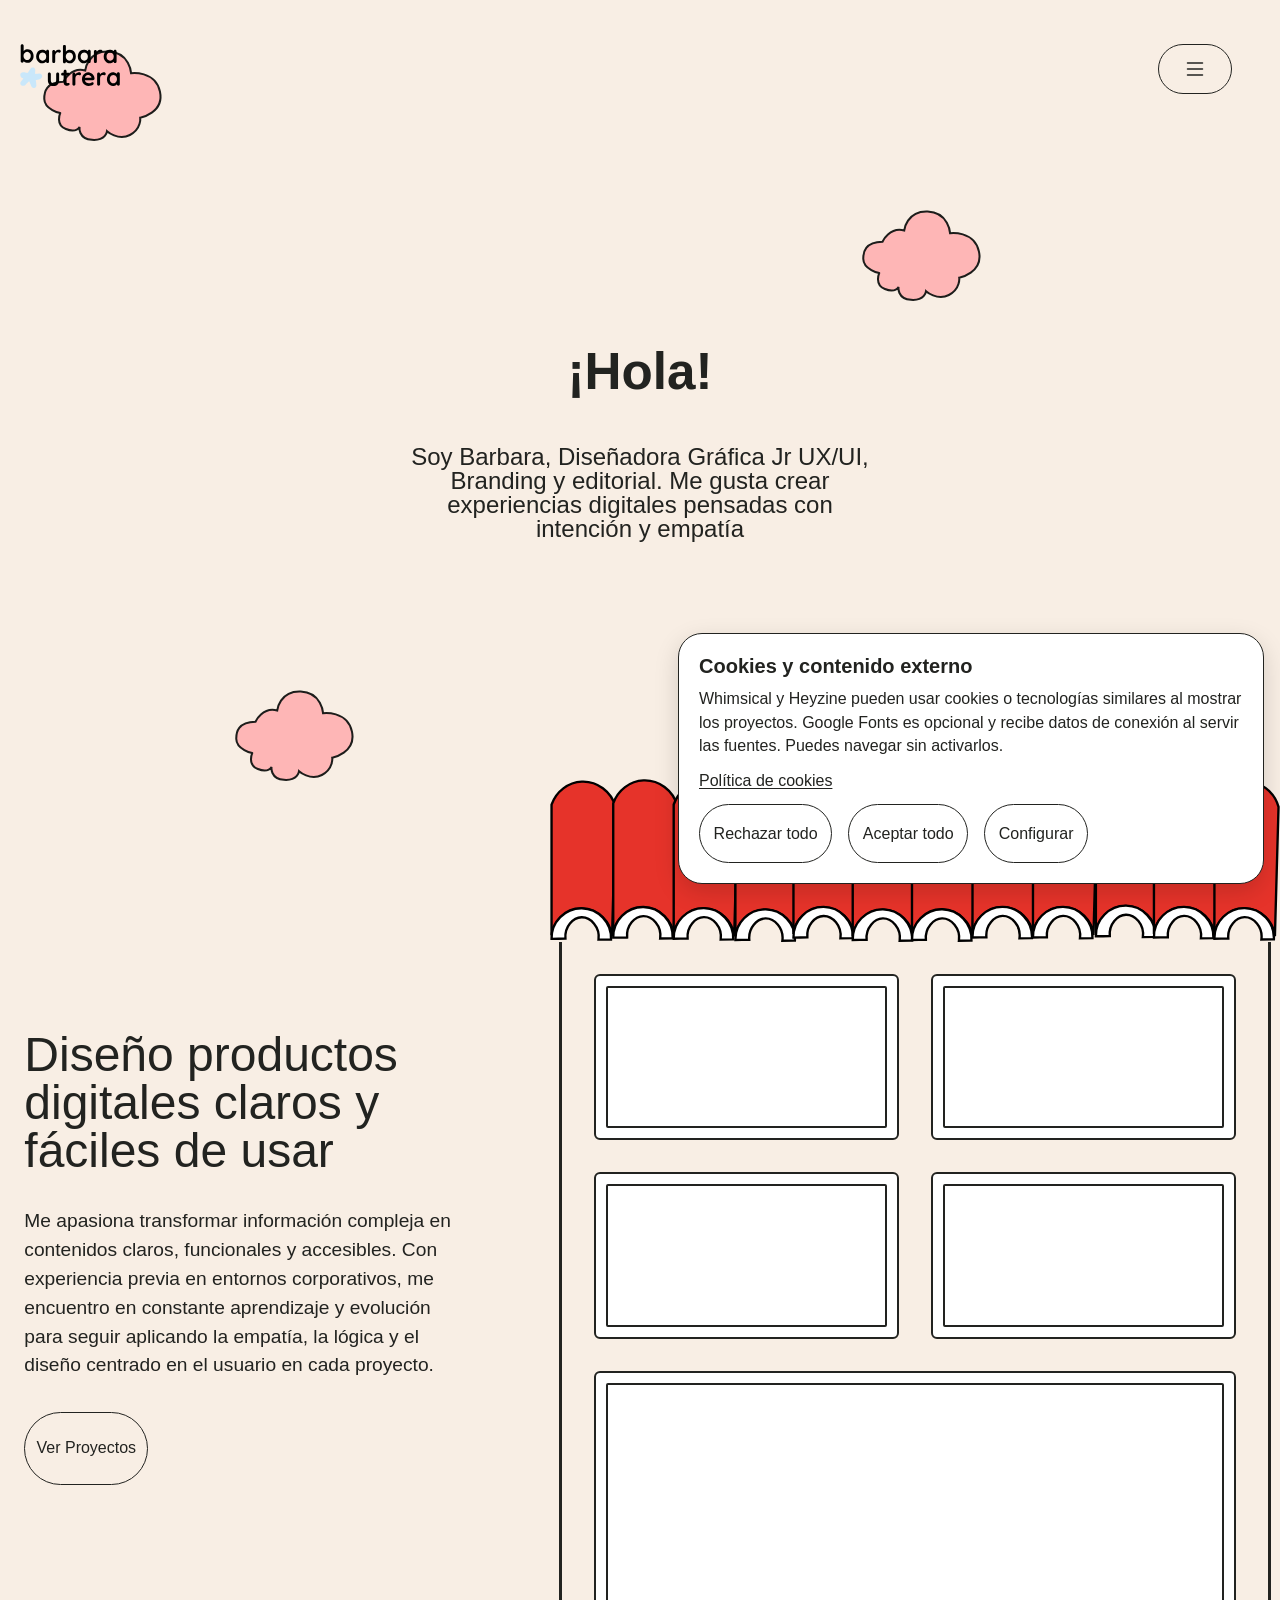
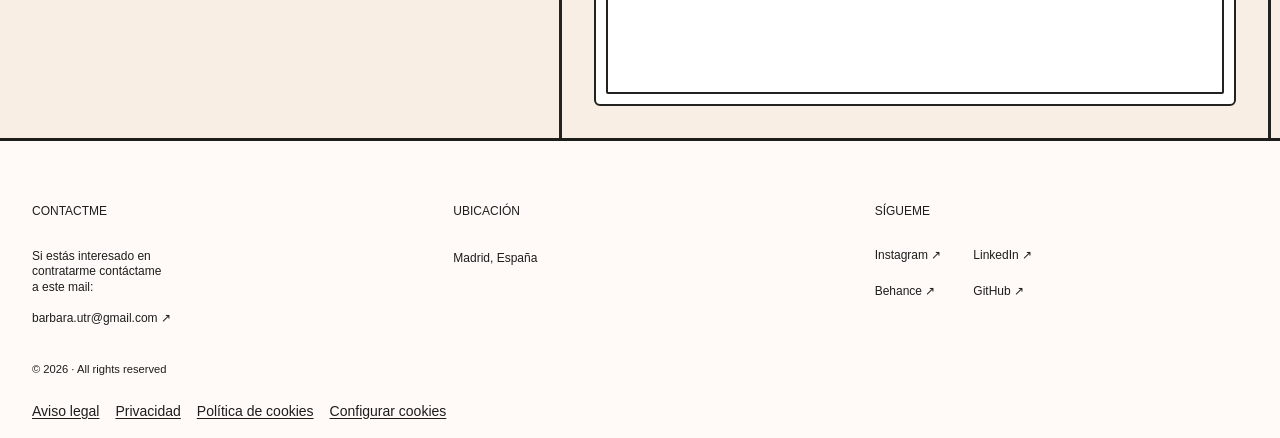
<file: index.html>
<!DOCTYPE html>
<html lang="es">

<head>
    <meta charset="UTF-8">
    <meta name="viewport" content="width=device-width, initial-scale=1.0">
    <meta name="theme-color" content="#fffaf7">
    <meta name="description" content="Portfolio de diseño digital de Bárbara Utrera.">
    <title>Bárbara Utrera — Diseño digital</title>
    <link rel="stylesheet" href="css/index.css">


    <link
        data-privacy-fonts="https://fonts.googleapis.com/css2?family=Host+Grotesk:wght@500;600;700&family=IBM+Plex+Mono:wght@400;500&family=Quicksand:wght@500;600&display=swap"
        rel="stylesheet">
    <script src="js/index.js" defer></script>
    <link rel="stylesheet" href="css/privacy.css">
    <script src="js/privacy.js" defer></script>
    <link rel="icon" type="image/svg+xml" href="assets/favicon.svg">
</head>

<!-- div.grid$*5-->

<body>
    <div class="Splash" hidden>
        <div class="Splash-content">
            <img class="Splash-ghost" src="assets/Landing/fantasma-carga.svg" width="1161" height="1039" alt="">
            <div class="Splash-track" aria-hidden="true"><span class="Splash-line"></span></div>
            <p class="Splash-label" role="status">Cargando…</p>
        </div>
    </div>
    <header class="Header">
        <!-- Logo enlazado al inicio -->
        <a class="Header-logo" href="index.html">
            <img class="Header-img" src="assets/Landing/logo_nativo.svg" alt="Bárbara Utrera, inicio">
        </a>

        <!-- Menú de navegación -->
        <nav class="Menu" aria-label="Navegación principal">
            <div class="Menu-panel" id="menu-panel">
                <ul class="Menu-list">
                    <li class="Menu-item">
                        <a class="Menu-link" href="about.html">Sobre mí</a>
                    </li>

                    <li class="Menu-item">
                        <a class="Menu-link" href="nudo.html">Proyectos</a>
                    </li>

                    <li class="Menu-item">
                        <a class="Menu-link" href="library.html">Libreria</a>
                    </li>
                </ul>
            </div>

            <!-- Botón para abrir o cerrar el menú -->
            <button class="Menu-btn" type="button" aria-label="Cerrar menú" aria-expanded="true"
                aria-controls="menu-panel">
                <svg class="Menu-icon" xmlns="http://www.w3.org/2000/svg" width="24" height="24" viewBox="0 0 16 16"
                    fill="currentColor" aria-hidden="true" focusable="false">
                    <path fill-rule="evenodd"
                        d="M2.5 12a.5.5 0 0 1 .5-.5h10a.5.5 0 0 1 0 1H3a.5.5 0 0 1-.5-.5m0-4a.5.5 0 0 1 .5-.5h10a.5.5 0 0 1 0 1H3a.5.5 0 0 1-.5-.5m0-4a.5.5 0 0 1 .5-.5h10a.5.5 0 0 1 0 1H3a.5.5 0 0 1-.5-.5" />
                </svg>
            </button>
        </nav>
    </header>

    <!-- div.grid$*5-->

    <main>



        <section class="Hero" id="home">
            <div class="Hero-intro">
                <div class="Hero-welcome">
                    <h3 class="Hero-hi">¡Hola!</h3>
                </div>
                <h1 class="Hero-presentation">Soy Barbara, Diseñadora Gráfica Jr UX/UI, Branding y editorial. Me gusta
                    crear experiencias digitales pensadas con intención y empatía
                </h1>
            </div>
            <div class="Hero-sky">

                <div class="Hero-decor-izq Cloud">
                    <svg class="Cloud-svg" viewBox="0 0 1511 1413" xmlns="http://www.w3.org/2000/svg">
                        <path
                            d="M444.347,834.612c-0,0 -115.657,-24.112 -117.66,-103.482c-1.273,-50.425 12.837,-126.103 141.777,-128.123c0,0 54.094,-112.294 159.989,-82.466c0,0 17.36,-147.385 173.597,-140.367c156.237,7.018 164.917,159.668 164.917,159.668c0,0 180.086,-21.055 213.297,135.981c33.211,157.036 -145.631,192.127 -145.631,192.127c0,0 10.453,82.466 -76.345,128.085c-86.799,45.619 -168.538,-28.073 -168.538,-28.073c0,0 -6.888,71.767 -111.046,63.957c-104.158,-7.81 -91.913,-95.539 -91.913,-95.539c0,0 -20.85,47.374 -100.705,15.791c-79.855,-31.583 -41.738,-117.557 -41.738,-117.557Z"
                            style="fill:currentColor;stroke:#1d1d1b;stroke-width:15px;" />
                    </svg>

                </div>
                <div class="Hero-decor-der Cloud">
                    <svg class="Cloud-svg" viewBox="0 0 1511 1413" xmlns="http://www.w3.org/2000/svg">
                        <path
                            d="M444.347,834.612c-0,0 -115.657,-24.112 -117.66,-103.482c-1.273,-50.425 12.837,-126.103 141.777,-128.123c0,0 54.094,-112.294 159.989,-82.466c0,0 17.36,-147.385 173.597,-140.367c156.237,7.018 164.917,159.668 164.917,159.668c0,0 180.086,-21.055 213.297,135.981c33.211,157.036 -145.631,192.127 -145.631,192.127c0,0 10.453,82.466 -76.345,128.085c-86.799,45.619 -168.538,-28.073 -168.538,-28.073c0,0 -6.888,71.767 -111.046,63.957c-104.158,-7.81 -91.913,-95.539 -91.913,-95.539c0,0 -20.85,47.374 -100.705,15.791c-79.855,-31.583 -41.738,-117.557 -41.738,-117.557Z"
                            style="fill:currentColor;stroke:#1d1d1b;stroke-width:15px;" />
                    </svg>
                </div>
                <div class="Hero-decor-der-bot Cloud">
                    <svg class="Cloud-svg" viewBox="0 0 1511 1413" xmlns="http://www.w3.org/2000/svg">
                        <path
                            d="M444.347,834.612c-0,0 -115.657,-24.112 -117.66,-103.482c-1.273,-50.425 12.837,-126.103 141.777,-128.123c0,0 54.094,-112.294 159.989,-82.466c0,0 17.36,-147.385 173.597,-140.367c156.237,7.018 164.917,159.668 164.917,159.668c0,0 180.086,-21.055 213.297,135.981c33.211,157.036 -145.631,192.127 -145.631,192.127c0,0 10.453,82.466 -76.345,128.085c-86.799,45.619 -168.538,-28.073 -168.538,-28.073c0,0 -6.888,71.767 -111.046,63.957c-104.158,-7.81 -91.913,-95.539 -91.913,-95.539c0,0 -20.85,47.374 -100.705,15.791c-79.855,-31.583 -41.738,-117.557 -41.738,-117.557Z"
                            style="fill:currentColor;stroke:#1d1d1b;stroke-width:15px;" />
                    </svg>
                </div>
                <div class="Hero-decor-izq-bot Cloud">
                    <svg class="Cloud-svg" viewBox="0 0 1511 1413" xmlns="http://www.w3.org/2000/svg">
                        <path
                            d="M444.347,834.612c-0,0 -115.657,-24.112 -117.66,-103.482c-1.273,-50.425 12.837,-126.103 141.777,-128.123c0,0 54.094,-112.294 159.989,-82.466c0,0 17.36,-147.385 173.597,-140.367c156.237,7.018 164.917,159.668 164.917,159.668c0,0 180.086,-21.055 213.297,135.981c33.211,157.036 -145.631,192.127 -145.631,192.127c0,0 10.453,82.466 -76.345,128.085c-86.799,45.619 -168.538,-28.073 -168.538,-28.073c0,0 -6.888,71.767 -111.046,63.957c-104.158,-7.81 -91.913,-95.539 -91.913,-95.539c0,0 -20.85,47.374 -100.705,15.791c-79.855,-31.583 -41.738,-117.557 -41.738,-117.557Z"
                            style="fill:currentColor;stroke:#1d1d1b;stroke-width:15px;" />
                    </svg>
                </div>
            </div>

            <!-- SECCIÓN PROYECTOS -->

            <div class="Hero-projects Projects">

                <div class="Projects-title">
                    <h2 class="Projects-h2">Diseño productos digitales claros y fáciles de usar</h2>
                    <p class="Projects-description"> Me apasiona transformar información compleja en contenidos claros, funcionales y accesibles. Con experiencia previa en entornos corporativos, me encuentro en constante aprendizaje y evolución para seguir aplicando la empatía, la lógica y el diseño centrado en el usuario en cada proyecto.</p>
                    <a class="Projects-button" href="nudo.html">Ver Proyectos</a>
                </div>

                <!-- estructura techo -->

                <div class="Projects-building Building">

                    <div class="Building-roof">

                        <svg class="Building-roofSvg" xmlns="http://www.w3.org/2000/svg" viewBox="30 24 308 69"
                            aria-hidden="true">
                            <style>
                                .cls-1 {
                                    fill: #fff;
                                }

                                .cls-1,
                                .cls-2 {
                                    stroke: #000;
                                    stroke-miterlimit: 10;
                                }

                                .cls-2 {
                                    fill: #e6332a;
                                }
                            </style>
                            <g>
                                <path class="cls-2"
                                    d="M30.64,35.23v55.15c.89-6.63,6.72-11.51,13.28-11.23,6.35.27,11.66,5.3,12.26,11.74.51-18.21,1.02-36.43,1.53-54.64-1.81-6.57-7.83-11-14.3-10.72-5.7.24-10.8,4.09-12.77,9.7Z" />
                                <path class="cls-1"
                                    d="M36.51,91.83c-1.96.03-3.91.06-5.87.09-.18-7.14,5.71-13.05,12.77-12.94,6.99.12,12.66,6.12,12.34,13.19-1.76.03-3.52.06-5.28.08.74-5.35-3.37-9.54-7.15-9.45-3.56.09-7.28,4-6.81,9.02Z" />
                            </g>
                            <g>
                                <path class="cls-2"
                                    d="M56.68,34.72v55.15c.89-6.63,6.72-11.51,13.28-11.23,6.35.27,11.66,5.3,12.26,11.74.51-18.21,1.02-36.43,1.53-54.64-1.81-6.57-7.83-11-14.3-10.72-5.7.24-10.8,4.09-12.77,9.7Z" />
                                <path class="cls-1"
                                    d="M62.55,91.32c-1.96.03-3.91.06-5.87.09-.18-7.14,5.71-13.05,12.77-12.94,6.99.12,12.66,6.12,12.34,13.19-1.76.03-3.52.06-5.28.08.74-5.35-3.37-9.54-7.15-9.45-3.56.09-7.28,4-6.81,9.02Z" />
                            </g>
                            <g>
                                <path class="cls-2"
                                    d="M82.21,35.19v55.15c.89-6.63,6.72-11.51,13.28-11.23,6.35.27,11.66,5.3,12.26,11.74.51-18.21,1.02-36.43,1.53-54.64-1.81-6.57-7.83-11-14.3-10.72-5.7.24-10.8,4.09-12.77,9.7Z" />
                                <path class="cls-1"
                                    d="M88.09,91.79c-1.96.03-3.91.06-5.87.09-.18-7.14,5.71-13.05,12.77-12.94,6.99.12,12.66,6.12,12.34,13.19-1.76.03-3.52.06-5.28.08.74-5.35-3.37-9.54-7.15-9.45-3.56.09-7.28,4-6.81,9.02Z" />
                            </g>
                            <g>
                                <path class="cls-2"
                                    d="M108.26,35.7v55.15c.89-6.63,6.72-11.51,13.28-11.23,6.35.27,11.66,5.3,12.26,11.74.51-18.21,1.02-36.43,1.53-54.64-1.81-6.57-7.83-11-14.3-10.72-5.7.24-10.8,4.09-12.77,9.7Z" />
                                <path class="cls-1"
                                    d="M114.13,92.3c-1.96.03-3.91.06-5.87.09-.18-7.14,5.71-13.05,12.77-12.94,6.99.12,12.66,6.12,12.34,13.19-1.76.03-3.52.06-5.28.08.74-5.35-3.37-9.54-7.15-9.45-3.56.09-7.28,4-6.81,9.02Z" />
                            </g>
                            <g>
                                <path class="cls-2"
                                    d="M132.77,34.68v55.15c.89-6.63,6.72-11.51,13.28-11.23,6.35.27,11.66,5.3,12.26,11.74.51-18.21,1.02-36.43,1.53-54.64-1.81-6.57-7.83-11-14.3-10.72-5.7.24-10.8,4.09-12.77,9.7Z" />
                                <path class="cls-1"
                                    d="M138.64,91.28c-1.96.03-3.91.06-5.87.09-.18-7.14,5.71-13.05,12.77-12.94,6.99.12,12.66,6.12,12.34,13.19-1.76.03-3.52.06-5.28.08.74-5.35-3.37-9.54-7.15-9.45-3.56.09-7.28,4-6.81,9.02Z" />
                            </g>
                            <g>
                                <path class="cls-2"
                                    d="M157.79,35.7v55.15c.89-6.63,6.72-11.51,13.28-11.23,6.35.27,11.66,5.3,12.26,11.74.51-18.21,1.02-36.43,1.53-54.64-1.81-6.57-7.83-11-14.3-10.72-5.7.24-10.8,4.09-12.77,9.7Z" />
                                <path class="cls-1"
                                    d="M163.66,92.3c-1.96.03-3.91.06-5.87.09-.18-7.14,5.71-13.05,12.77-12.94,6.99.12,12.66,6.12,12.34,13.19-1.76.03-3.52.06-5.28.08.74-5.35-3.37-9.54-7.15-9.45-3.56.09-7.28,4-6.81,9.02Z" />
                            </g>
                            <g>
                                <path class="cls-2"
                                    d="M182.81,35.68v55.15c.89-6.63,6.72-11.51,13.28-11.23,6.35.27,11.66,5.3,12.26,11.74.51-18.21,1.02-36.43,1.53-54.64-1.81-6.57-7.83-11-14.3-10.72-5.7.24-10.8,4.09-12.77,9.7Z" />
                                <path class="cls-1"
                                    d="M188.68,92.28c-1.96.03-3.91.06-5.87.09-.18-7.14,5.71-13.05,12.77-12.94,6.99.12,12.66,6.12,12.34,13.19-1.76.03-3.52.06-5.28.08.74-5.35-3.37-9.54-7.15-9.45-3.56.09-7.28,4-6.81,9.02Z" />
                            </g>
                            <g>
                                <path class="cls-2"
                                    d="M208.36,34.66v55.15c.89-6.63,6.72-11.51,13.28-11.23,6.35.27,11.66,5.3,12.26,11.74.51-18.21,1.02-36.43,1.53-54.64-1.81-6.57-7.83-11-14.3-10.72-5.7.24-10.8,4.09-12.77,9.7Z" />
                                <path class="cls-1"
                                    d="M214.23,91.26c-1.96.03-3.91.06-5.87.09-.18-7.14,5.71-13.05,12.77-12.94,6.99.12,12.66,6.12,12.34,13.19-1.76.03-3.52.06-5.28.08.74-5.35-3.37-9.54-7.15-9.45-3.56.09-7.28,4-6.81,9.02Z" />
                            </g>
                            <g>
                                <path class="cls-2"
                                    d="M233.89,34.66v55.15c.89-6.63,6.72-11.51,13.28-11.23,6.35.27,11.66,5.3,12.26,11.74.51-18.21,1.02-36.43,1.53-54.64-1.81-6.57-7.83-11-14.3-10.72-5.7.24-10.8,4.09-12.77,9.7Z" />
                                <path class="cls-1"
                                    d="M239.77,91.26c-1.96.03-3.91.06-5.87.09-.18-7.14,5.71-13.05,12.77-12.94,6.99.12,12.66,6.12,12.34,13.19-1.76.03-3.52.06-5.28.08.74-5.35-3.37-9.54-7.15-9.45-3.56.09-7.28,4-6.81,9.02Z" />
                            </g>
                            <g>
                                <path class="cls-2"
                                    d="M260.45,34.15v55.15c.89-6.63,6.72-11.51,13.28-11.23,6.35.27,11.66,5.3,12.26,11.74.51-18.21,1.02-36.43,1.53-54.64-1.81-6.57-7.83-11-14.3-10.72-5.7.24-10.8,4.09-12.77,9.7Z" />
                                <path class="cls-1"
                                    d="M266.32,90.74c-1.96.03-3.91.06-5.87.09-.18-7.14,5.71-13.05,12.77-12.94,6.99.12,12.66,6.12,12.34,13.19-1.76.03-3.52.06-5.28.08.74-5.35-3.37-9.54-7.15-9.45-3.56.09-7.28,4-6.81,9.02Z" />
                            </g>
                            <g>
                                <path class="cls-2"
                                    d="M284.96,34.66v55.15c.89-6.63,6.72-11.51,13.28-11.23,6.35.27,11.66,5.3,12.26,11.74.51-18.21,1.02-36.43,1.53-54.64-1.81-6.57-7.83-11-14.3-10.72-5.7.24-10.8,4.09-12.77,9.7Z" />
                                <path class="cls-1"
                                    d="M290.83,91.26c-1.96.03-3.91.06-5.87.09-.18-7.14,5.71-13.05,12.77-12.94,6.99.12,12.66,6.12,12.34,13.19-1.76.03-3.52.06-5.28.08.74-5.35-3.37-9.54-7.15-9.45-3.56.09-7.28,4-6.81,9.02Z" />
                            </g>
                            <g>
                                <path class="cls-2"
                                    d="M310.49,35.17v55.15c.89-6.63,6.72-11.51,13.28-11.23,6.35.27,11.66,5.3,12.26,11.74.51-18.21,1.02-36.43,1.53-54.64-1.81-6.57-7.83-11-14.3-10.72-5.7.24-10.8,4.09-12.77,9.7Z" />
                                <path class="cls-1"
                                    d="M316.36,91.77c-1.96.03-3.91.06-5.87.09-.18-7.14,5.71-13.05,12.77-12.94,6.99.12,12.66,6.12,12.34,13.19-1.76.03-3.52.06-5.28.08.74-5.35-3.37-9.54-7.15-9.45-3.56.09-7.28,4-6.81,9.02Z" />
                            </g>


                            <!-- Aquí van los demás grupos <g> originales -->

                        </svg>

                    </div>


                    <!-- Estructura edificio -->

                    <div class="Building-grid">

                        <!-- Planta superior -->
                        <div class="Building-top">

                            <a class="Building-window Window" href="nudo.html">
                                <span class="Window-tooltip">
                                    UX/UI ↗
                                </span>
                                <video class="Window-video" autoplay muted loop playsinline preload="auto">
                                    <source src="assets/Landing/ventana_ux_2.mp4" type="video/mp4">
                                </video>

                            </a>

                            <a class="Building-window Window" href="repeat-packaging.html">
                                <span class="Window-tooltip">
                                    Branding ↗
                                </span>
                                <video class="Window-video" autoplay muted loop playsinline preload="auto">
                                    <source src="assets/Landing/Branding_v1.mp4" type="video/mp4">
                                </video>

                            </a>

                        </div>

                        <!-- Planta intermedia -->
                        <div class="Building-middle">

                            <a class="Building-window Window" href="library.html">

                                <span class="Window-tooltip">
                                    Editorial ↗
                                </span>
                                <video class="Window-video" autoplay muted loop playsinline preload="auto">
                                    <source src="assets/Landing/editorial.mp4" type="video/mp4">
                                </video>
                            </a>

                            <a class="Building-window Window" href="le-petit-manhattan.html">
                                <span class="Window-tooltip">
                                    Mixto ↗
                                </span>
                                <video class="Window-video" autoplay muted loop playsinline preload="auto">
                                    <source src="assets/Landing/Playground_v2.mp4" type="video/mp4">
                                </video>
                            </a>

                        </div>

                        <!-- Planta inferior -->
                        <div class="Building-bottom">

                            <a class="Building-window Window Window--entrance" href="about.html">
                                <span class="Window-tooltip">
                                    Sobre mi ↗
                                </span>
                                <video class="Window-video" autoplay muted loop playsinline preload="auto">
                                    <source src="assets/Landing/Video Project 1 (1).mp4" type="video/mp4">
                                </video>

                            </a>

                        </div>

                    </div>
                </div>


            </div>

        </section>

        <footer class="Footer">


            <div class="Footer-grid">

                <!-- CONTACTO -->
                <div class="Footer-contact">
                    <h2 class="Footer-title">CONTACTME</h2>

                    <p class="Footer-description">
                        Si estás interesado en<br>
                        contratarme contáctame<br>
                        a este mail:
                    </p>

                    <a class="Footer-email" href="mailto:barbara.utr@gmail.com">
                        barbara.utr@gmail.com ↗
                    </a>
                </div>

                <!-- UBICACIÓN -->
                <div class="Footer-location">
                    <h2 class="Footer-title">UBICACIÓN</h2>

                    <p class="Footer-text">
                        Madrid, España
                    </p>
                </div>

                <!-- REDES SOCIALES -->
                <nav class="Footer-social" aria-label="Redes sociales">
                    <h2 class="Footer-title">SÍGUEME</h2>

                    <div class="Footer-links">
                        <a class="Footer-link" href="https://instagram.com/" target="_blank" rel="noopener noreferrer">
                            Instagram ↗
                        </a>

                        <a class="Footer-link" href="https://www.linkedin.com/in/barbara-utrera-3a4ba4217/" target="_blank" rel="noopener noreferrer">
                            LinkedIn ↗
                        </a>

                        <a class="Footer-link" href="https://www.behance.net/brbarautrera" target="_blank"
                            rel="noopener noreferrer">
                            Behance ↗
                        </a>

                        <a class="Footer-link" href="https://github.com/Butrera" target="_blank" rel="noopener noreferrer">
                            GitHub ↗
                        </a>
                    </div>
                </nav>

            </div>

            <!-- COPYRIGHT -->
            <div class="Footer-bottom">
                <small class="Footer-copyright">
                    © 2026 · All rights reserved
                </small>
            </div>

            <nav class="Privacy-links" aria-label="Información legal">
                    <a class="Privacy-link" href="privacidad.html#aviso-legal">Aviso legal</a>
                    <a class="Privacy-link" href="privacidad.html#privacidad">Privacidad</a>
                    <a class="Privacy-link" href="privacidad.html#cookies">Política de cookies</a>
                    <button class="Privacy-open" type="button" data-privacy-open hidden>Configurar cookies</button>
                </nav>
        </footer>



    </main>
</body>

</html>
</file>
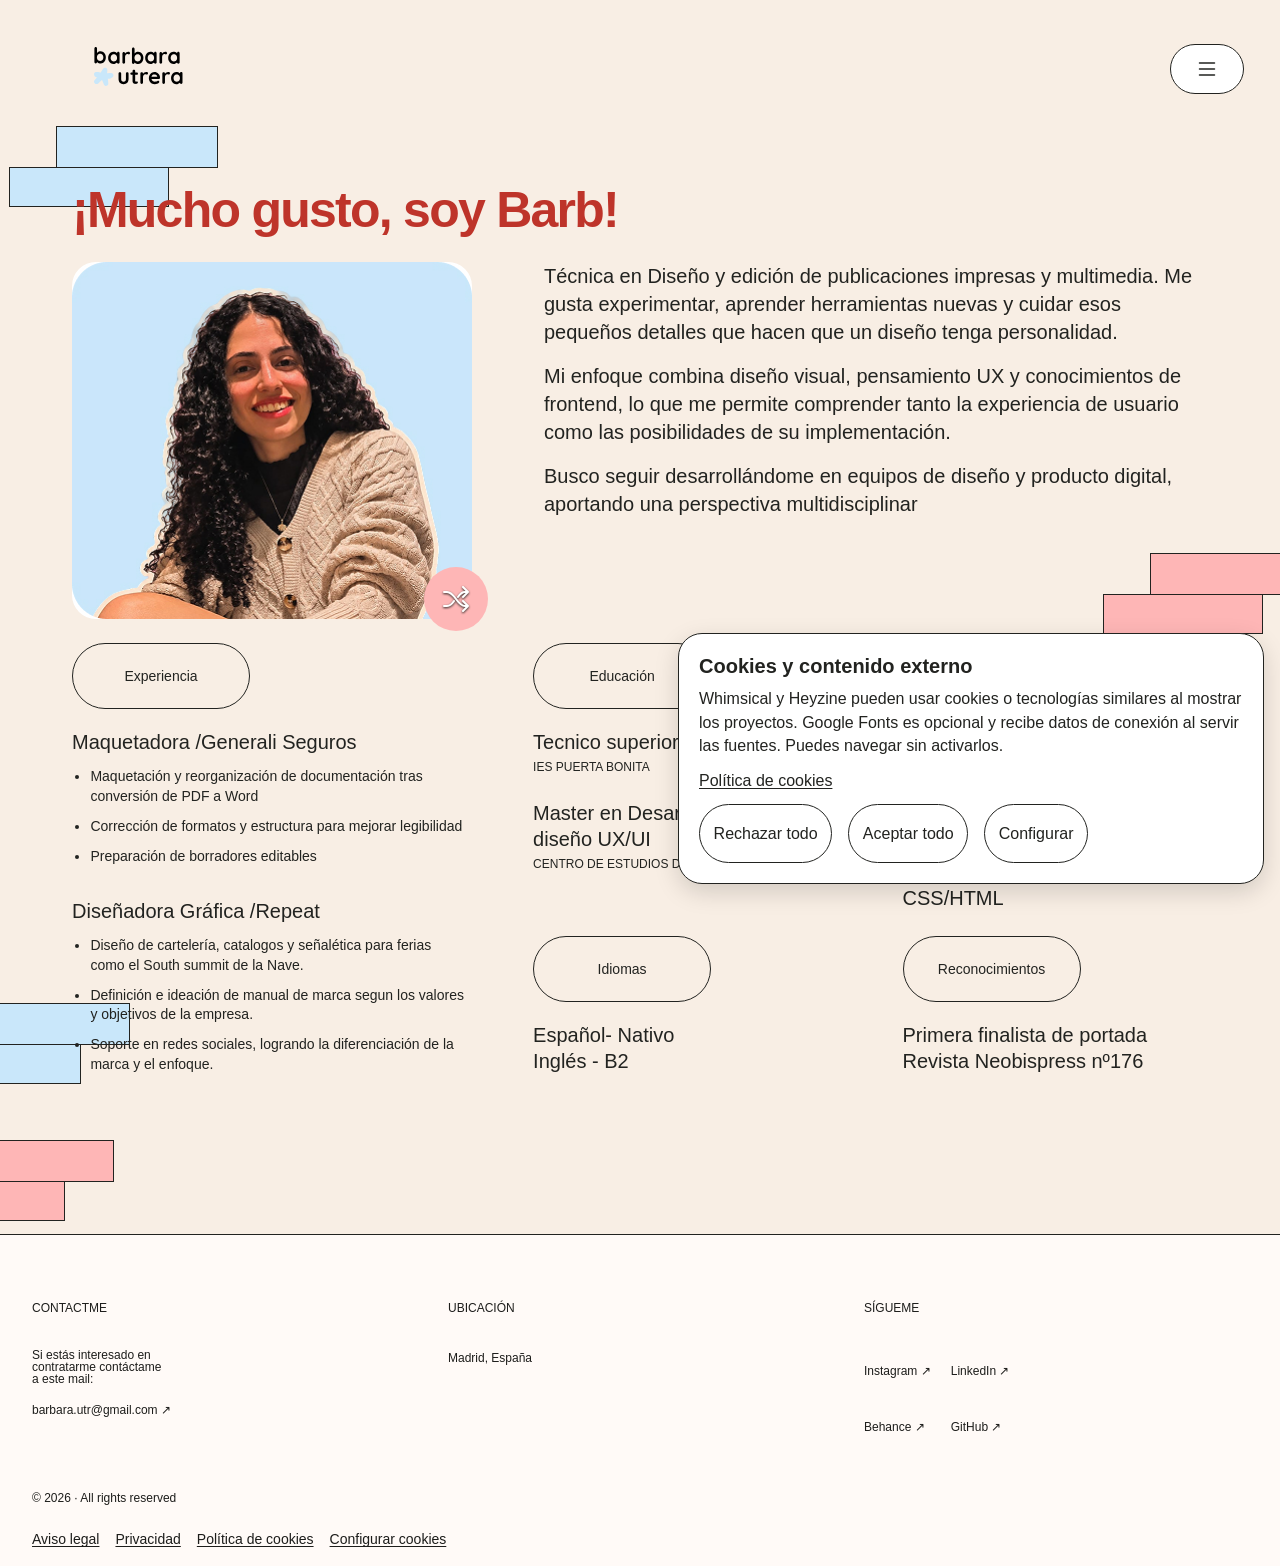
<file: about.html>
<!DOCTYPE html>
<html lang="es">

<head>
    <meta charset="UTF-8">
    <meta name="viewport" content="width=device-width, initial-scale=1.0">
    <title>Sobre mí · Bárbara Utrera</title>


    <link
        data-privacy-fonts="https://fonts.googleapis.com/css2?family=Host+Grotesk:wght@400;500;600;700&amp;family=Quicksand:wght@400;500;600&amp;display=swap"
        rel="stylesheet">
    <link rel="stylesheet" href="css/nudo.css">
    <link rel="stylesheet" href="css/index.css">
    <link rel="stylesheet" href="css/components.css">
    <link rel="stylesheet" href="css/about.css">
    <script src="js/script.js" defer></script>
    <link rel="stylesheet" href="css/privacy.css">
    <script src="js/privacy.js" defer></script>
    <link rel="icon" type="image/svg+xml" href="assets/favicon.svg">
</head>

<body class="About">
    <header class="Header u-reveal" style="--delay: 0ms">
        <!-- Logo enlazado al inicio -->
        <a class="Header-logo" href="index.html">
            <img class="Header-img" src="assets/Landing/logo_nativo.svg" alt="Bárbara Utrera, inicio">
        </a>

        <!-- Menú de navegación -->
        <nav class="Menu" aria-label="Navegación principal">
            <div class="Menu-panel" id="menu-panel">
                <ul class="Menu-list">
                    <li class="Menu-item"><a class="Menu-link" href="nudo.html">Proyectos</a></li>
                    <li class="Menu-item"><a class="Menu-link" href="library.html">Librería</a></li>
                </ul>
            </div>

            <!-- Botón para abrir o cerrar el menú -->
            <button class="Menu-btn" type="button" aria-label="Cerrar menú" aria-expanded="true"
                aria-controls="menu-panel" data-menu-toggle>
                <svg class="Menu-icon" xmlns="http://www.w3.org/2000/svg" width="24" height="24" viewBox="0 0 16 16"
                    fill="currentColor" aria-hidden="true" focusable="false">
                    <path fill-rule="evenodd"
                        d="M2.5 12a.5.5 0 0 1 .5-.5h10a.5.5 0 0 1 0 1H3a.5.5 0 0 1-.5-.5m0-4a.5.5 0 0 1 .5-.5h10a.5.5 0 0 1 0 1H3a.5.5 0 0 1-.5-.5m0-4a.5.5 0 0 1 .5-.5h10a.5.5 0 0 1 0 1H3a.5.5 0 0 1-.5-.5" />
                </svg>
            </button>
        </nav>
    </header>
    <main class="About-main">
        <div class="About-decoration About-decoration--top" aria-hidden="true"></div>
        <div class="About-decoration About-decoration--middle" aria-hidden="true"></div>
        <div class="About-decoration About-decoration--right" aria-hidden="true"></div>
        <div class="About-decoration About-decoration--bottom" aria-hidden="true"></div>
        <div class="About-content">
            <section class="Intro" aria-labelledby="about-title">
                <div class="Intro-heading u-reveal" style="--delay: 80ms">
                    <h1 class="Intro-title" id="about-title">¡Mucho gusto, soy Barb!</h1>
                </div>
                <div class="Intro-layout">
                    <div class="Intro-photo u-reveal" style="--delay: 160ms">
                        <div class="Intro-frame">
                            <img class="Intro-image" src="assets/Sobre%20mi/Barbara_Utrera.jpg" width="399" height="356"
                                alt="Retrato de Bárbara Utrera">
                        </div>
                        <button class="Intro-shuffle" type="button" aria-label="Cambiar imagen" hidden>
                            <svg class="Intro-icon" width="32" height="32" viewBox="0 0 32 32" fill="none"
                                stroke="currentColor" stroke-width="2" stroke-linecap="round" stroke-linejoin="round"
                                aria-hidden="true" focusable="false">
                                <path
                                    d="M4 9h3c8 0 10 14 18 14h3m-5-5 5 5-5 5M4 23h3c3 0 5-2 7-5m4-4c2-3 4-5 7-5h3m-5-5 5 5-5 5" />
                            </svg>
                        </button>
                        <span class="u-visuallyHidden" role="status" data-photo-status></span>
                    </div>
                    <div class="Intro-text u-reveal" style="--delay: 240ms">
                        <p>Técnica en Diseño y edición de publicaciones impresas y multimedia. Me gusta experimentar,
                            aprender herramientas nuevas y cuidar esos pequeños detalles que hacen que un diseño tenga
                            personalidad.</p>
                        <p>Mi enfoque combina diseño visual, pensamiento UX y conocimientos de frontend, lo que me
                            permite comprender tanto la experiencia de usuario como las posibilidades de su
                            implementación.</p>
                        <p>Busco seguir desarrollándome en equipos de diseño y producto digital, aportando una
                            perspectiva multidisciplinar</p>
                    </div>
                </div>
            </section>
            <div class="Details">
                <section class="Details-group Details-group--experience u-reveal" aria-labelledby="experience-title"
                    style="--delay: 280ms">
                    <h2 class="Button Button--tag" id="experience-title">Experiencia</h2>
                    <section class="Details-job">
                        <h3 class="Details-role">Maquetadora /Generali Seguros</h3>
                        <ul class="Details-bullets">
                            <li>Maquetación y reorganización de documentación tras conversión de PDF a Word</li>
                            <li>Corrección de formatos y estructura para mejorar legibilidad</li>
                            <li>Preparación de borradores editables</li>
                        </ul>
                    </section>
                    <section class="Details-job">
                        <h3 class="Details-role">Diseñadora Gráfica /Repeat</h3>
                        <ul class="Details-bullets">
                            <li>Diseño de cartelería, catalogos y señalética para ferias como el South summit de la
                                Nave.</li>
                            <li>Definición e ideación de manual de marca segun los valores y objetivos de la empresa.
                            </li>
                            <li>Soporte en redes sociales, logrando la diferenciación de la marca y el enfoque.</li>
                        </ul>
                    </section>
                </section>
                <section class="Details-group Details-group--education u-reveal" aria-labelledby="education-title"
                    style="--delay: 320ms">
                    <h2 class="Button Button--tag" id="education-title">Educación</h2>
                    <ul class="Details-list Details-list--schools">
                        <li>Tecnico superior en Diseño<span class="Details-school">IES PUERTA BONITA</span></li>
                        <li>Master en Desarrollo web y diseño UX/UI<span class="Details-school">CENTRO DE ESTUDIOS DE
                                INNOVACION / CEI</span></li>
                    </ul>
                </section>
                <section class="Details-group Details-group--tools u-reveal" aria-labelledby="tools-title"
                    style="--delay: 360ms">
                    <h2 class="Button Button--tag" id="tools-title">Herramientas</h2>
                    <ul class="Details-list">
                        <li>Figma</li>
                        <li>Illustrator</li>
                        <li>Photoshop</li>
                        <li>Indesign</li>
                        <li>Capcut</li>
                        <li>Premier</li>
                        <li>CSS/HTML</li>
                    </ul>
                </section>
                <section class="Details-group Details-group--languages u-reveal" aria-labelledby="languages-title"
                    style="--delay: 400ms">
                    <h2 class="Button Button--tag" id="languages-title">Idiomas</h2>
                    <ul class="Details-list">
                        <li>Español- Nativo</li>
                        <li>Inglés - B2</li>
                    </ul>
                </section>
                <section class="Details-group Details-group--awards u-reveal" aria-labelledby="awards-title"
                    style="--delay: 440ms">
                    <h2 class="Button Button--tag" id="awards-title">Reconocimientos</h2>
                    <ul class="Details-list">
                        <li>Primera finalista de portada
                             Revista Neobispress nº176</li>
                    </ul>
                </section>
            </div>
        </div>
    </main>
    <footer class="Footer u-reveal" style="--delay: 120ms">


        <div class="Footer-grid">

            <!-- CONTACTO -->
            <section class="Footer-contact">
                <h2 class="Footer-title">CONTACTME</h2>

                <p class="Footer-description"><span class="Footer-line">Si estás interesado en</span> <span
                        class="Footer-line">contratarme contáctame</span> <span class="Footer-line">a este mail:</span>
                </p>

                <a class="Footer-email" href="mailto:barbara.utr@gmail.com">
                    barbara.utr@gmail.com ↗
                </a>
            </section>

            <!-- UBICACIÓN -->
            <section class="Footer-location">
                <h2 class="Footer-title">UBICACIÓN</h2>

                <p class="Footer-text">
                    Madrid, España
                </p>
            </section>

            <!-- REDES SOCIALES -->
            <nav class="Footer-social" aria-label="Redes sociales">
                <section>
                    <h2 class="Footer-title">SÍGUEME</h2>
                </section>

                <div class="Footer-links">
                    <a class="Footer-link" href="https://instagram.com/" target="_blank" rel="noopener noreferrer">
                        Instagram ↗
                    </a>

                    <a class="Footer-link" href="https://www.linkedin.com/in/barbara-utrera-3a4ba4217/" target="_blank" rel="noopener noreferrer">
                        LinkedIn ↗
                    </a>

                    <a class="Footer-link" href="https://www.behance.net/brbarautrera" target="_blank"
                        rel="noopener noreferrer">
                        Behance ↗
                    </a>

                    <a class="Footer-link" href="https://github.com/Butrera" target="_blank" rel="noopener noreferrer">
                        GitHub ↗
                    </a>
                </div>
            </nav>

        </div>

        <!-- COPYRIGHT -->
        <div class="Footer-bottom">
            <span class="Footer-copyright">
                © 2026 · All rights reserved
            </span>
        </div>

        <nav class="Privacy-links" aria-label="Información legal">
                    <a class="Privacy-link" href="privacidad.html#aviso-legal">Aviso legal</a>
                    <a class="Privacy-link" href="privacidad.html#privacidad">Privacidad</a>
                    <a class="Privacy-link" href="privacidad.html#cookies">Política de cookies</a>
                    <button class="Privacy-open" type="button" data-privacy-open hidden>Configurar cookies</button>
                </nav>
    </footer>
</body>

</html>
</file>
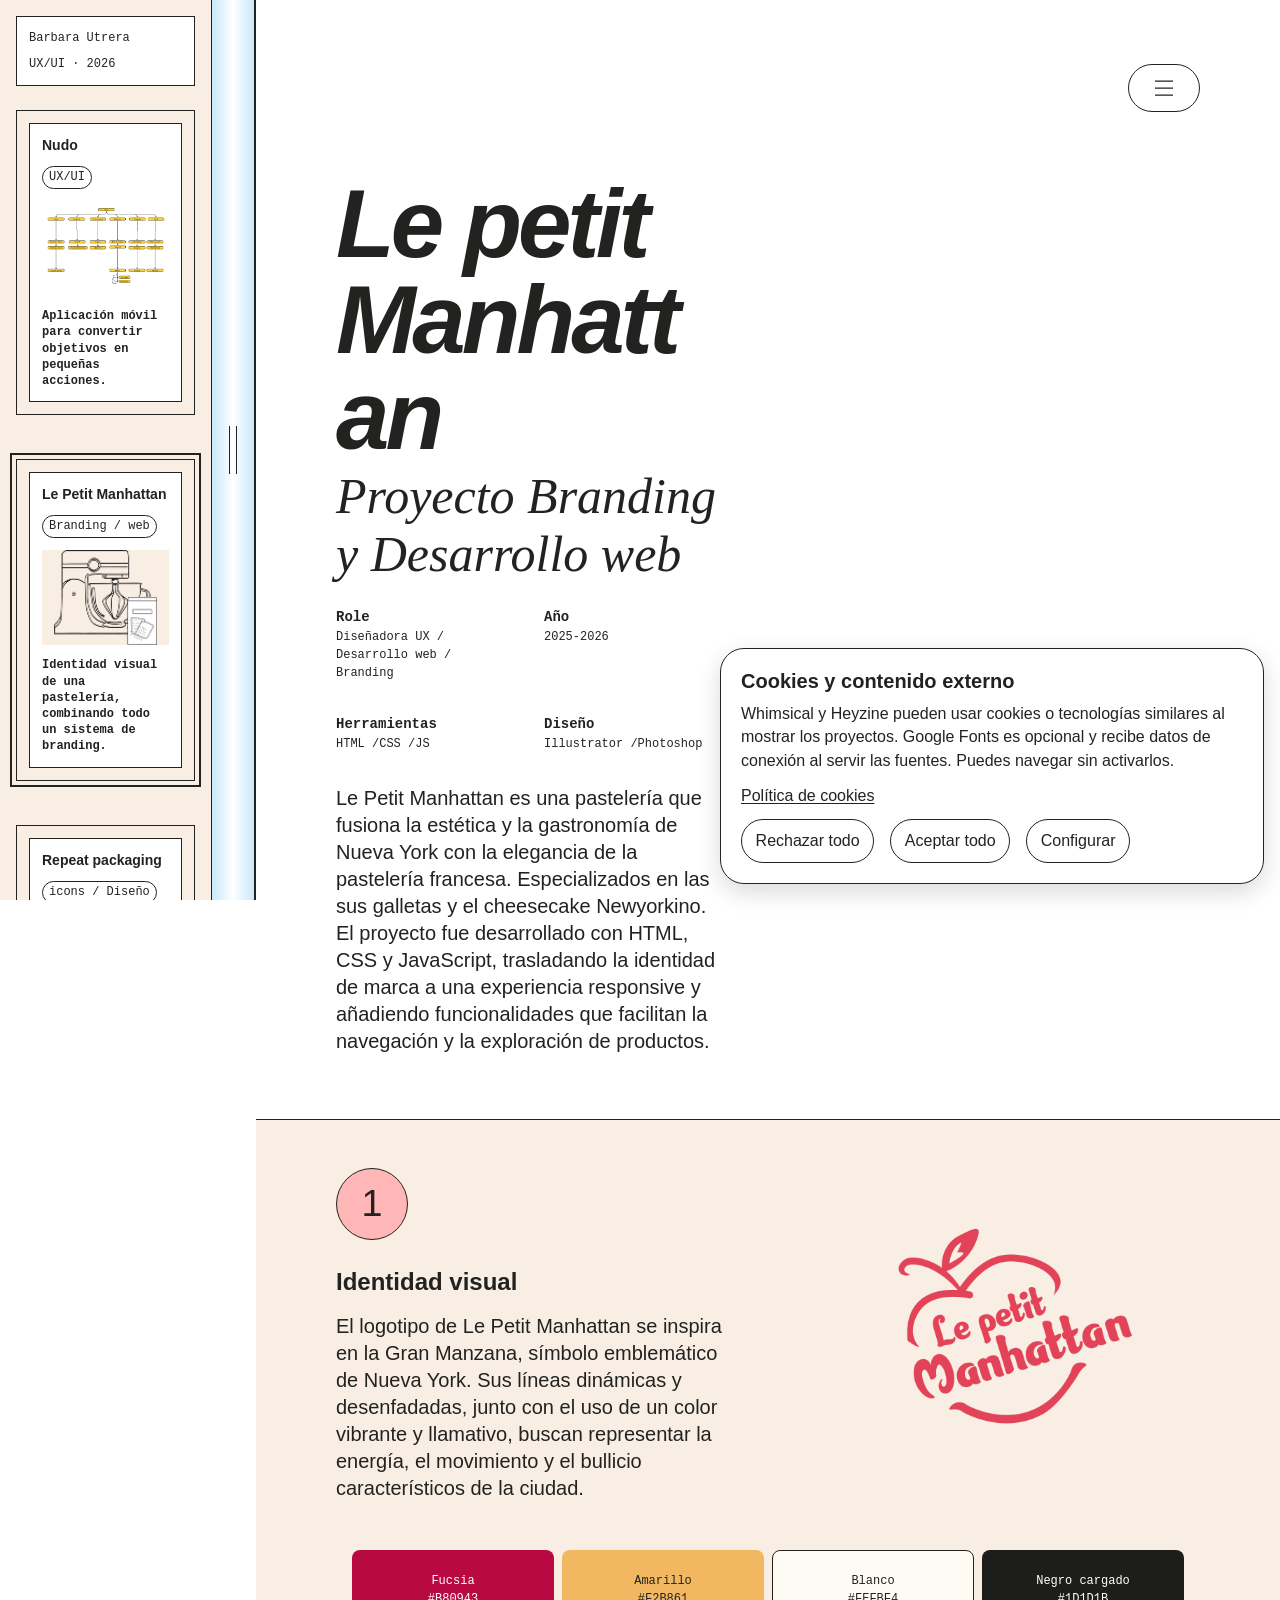
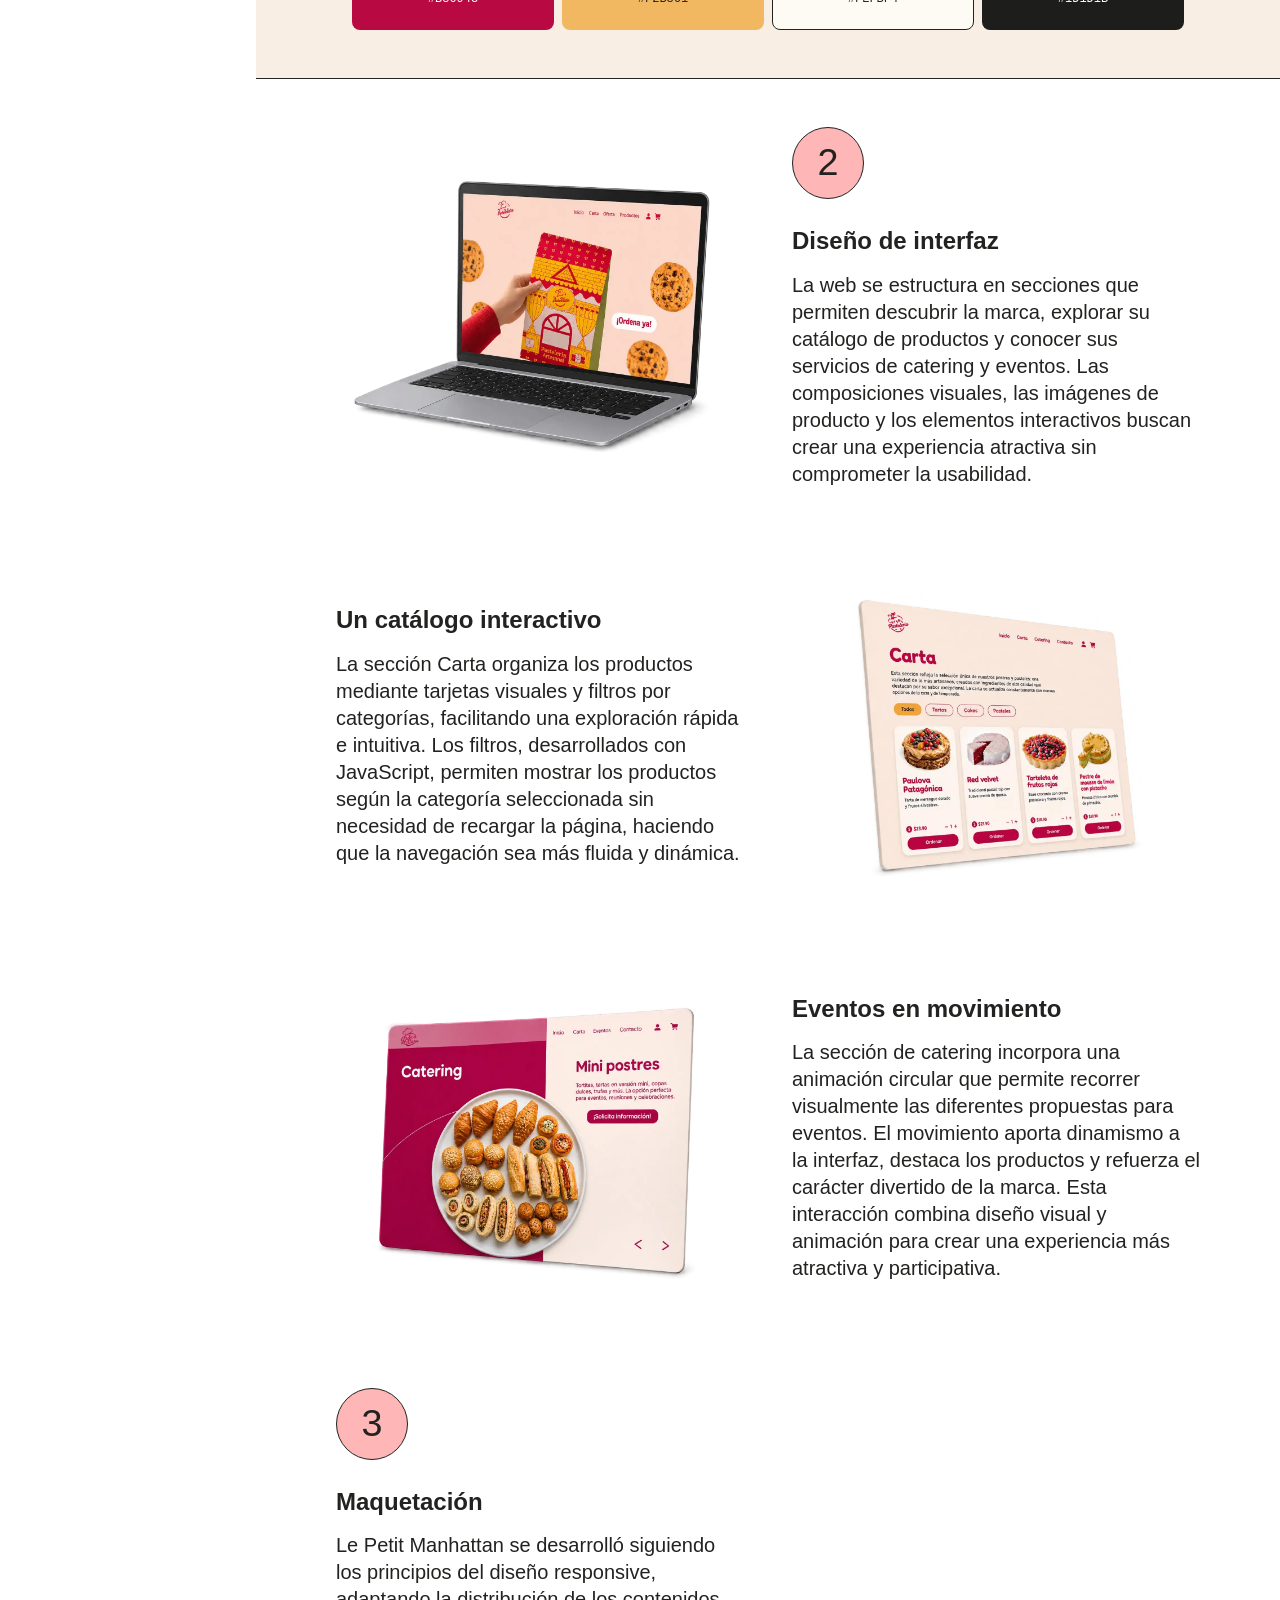
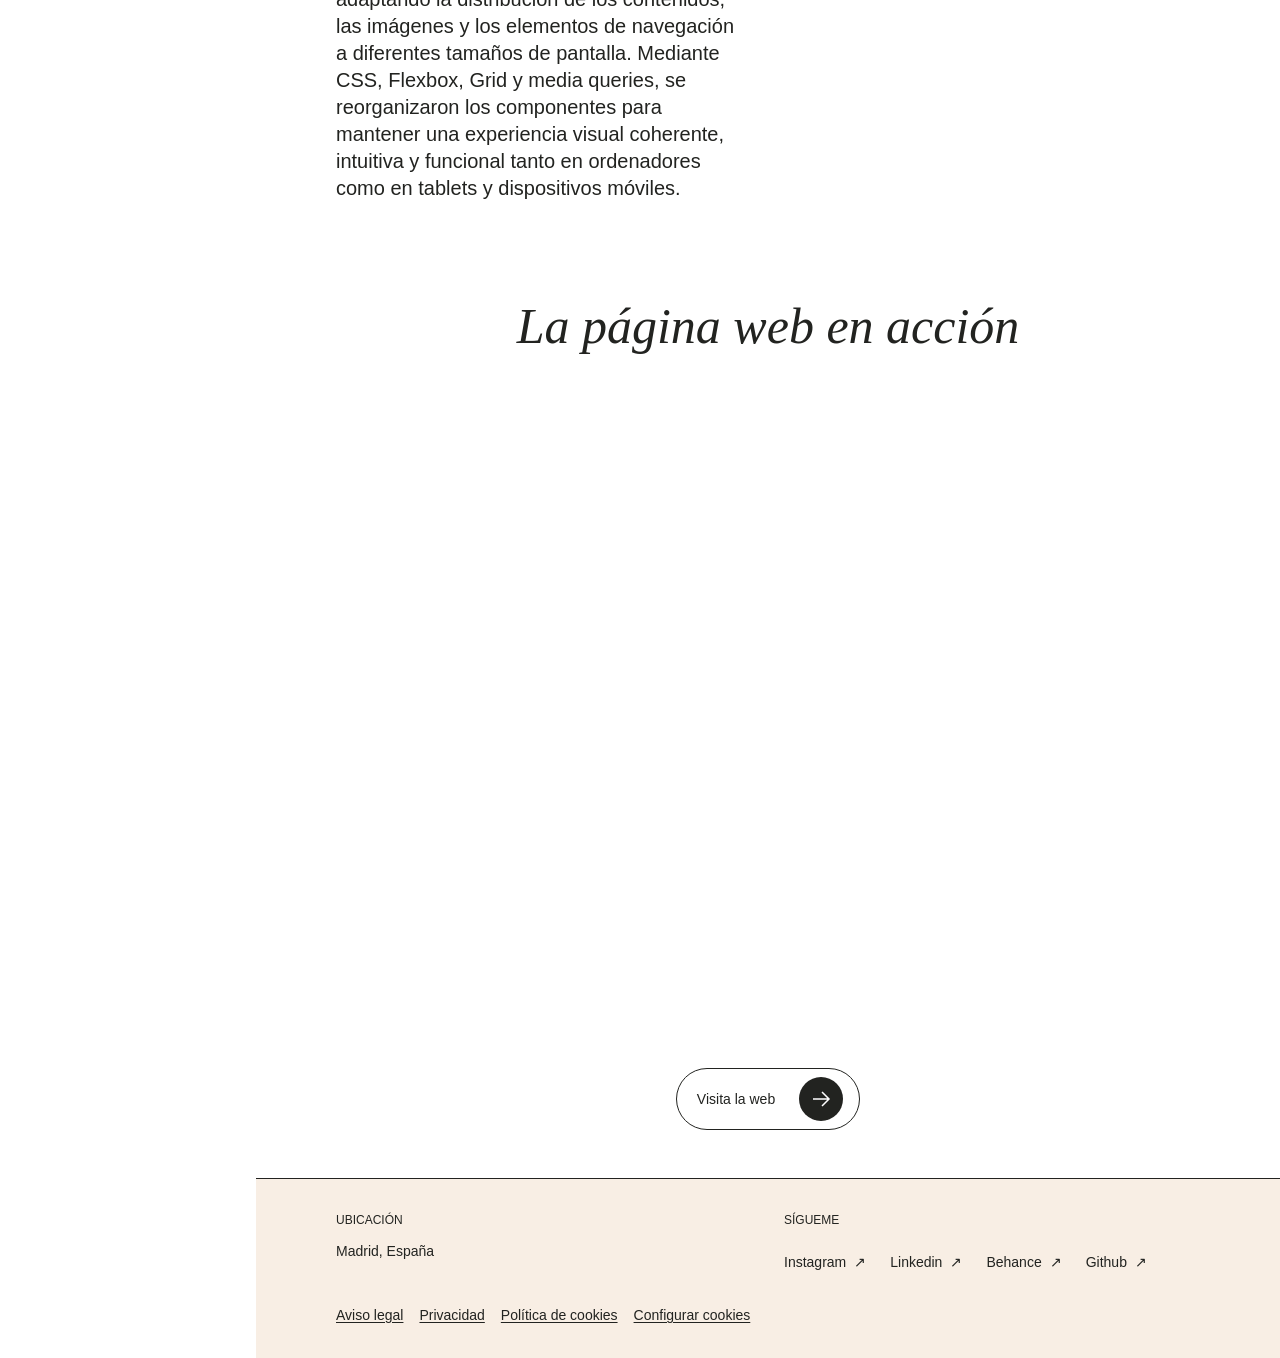
<file: le-petit-manhattan.html>
<!DOCTYPE html>
<html lang="es">

<head>
    <meta charset="UTF-8">
    <meta name="viewport" content="width=device-width, initial-scale=1.0">
    <title>Le petit Manhattan — Branding y Desarrollo web</title>
    <link rel="stylesheet" href="css/nudo.css">
    <link rel="stylesheet" href="css/components.css">
    <link rel="stylesheet" href="css/le-petit-manhattan.css">


    <link
        data-privacy-fonts="https://fonts.googleapis.com/css2?family=EB+Garamond:ital,wght@1,400;1,500&amp;family=Host+Grotesk:ital,wght@0,400;0,500;0,600;0,700;1,700&amp;family=IBM+Plex+Mono:wght@400;500;700&amp;family=Quicksand:wght@400;500;600;700&amp;display=swap"
        rel="stylesheet">
    <script src="js/script.js" defer></script>


    <link rel="stylesheet" href="css/privacy.css">
    <script src="js/privacy.js" defer></script>
    <link rel="icon" type="image/svg+xml" href="assets/favicon.svg">
</head>

<body data-project="manhattan">
    <a class="Skip" href="#main">Saltar al contenido</a>
    <div class="Layout">
        <aside class="Sidebar" id="sidebar" aria-label="Proyectos de portfolio">
            <button class="Sidebar-toggle" type="button" aria-controls="sidebar-content" aria-expanded="true"
                aria-label="Cerrar panel de proyectos" hidden><span class="Sidebar-grip"
                    aria-hidden="true"></span></button>
            <div class="Sidebar-content" id="sidebar-content">
                <nav class="Sidebar-nav" aria-label="Índice de proyectos">
                    <a class="Sidebar-current" data-project="nudo" href="index.html">Barbara Utrera <span>UX/UI · 2026</span></a>
                    <ul class="Sidebar-list">
                        <li class="Sidebar-item">
                            <a class="Card" data-project="nudo" href="nudo.html">
                                <div class="Card-wrapper">
                                    <h2 class="Card-title">Nudo</h2><span class="Card-tag">UX/UI</span>
                                    <div class="Media Media--card">
                                        <img class="Card-image" data-placeholder src="./assets/Nudo/site_map.png"
                                            alt="Arquitectura de información de Nudo" width="240" height="180"
                                            loading="lazy">
                                        <div class="Media-placeholder"><span class="Media-label">Arquitectura de
                                                información de Nudo</span><span
                                                class="Media-file">assets/Nudo/site_map.png</span></div>
                                    </div>
                                    <p class="Card-text">Aplicación móvil para convertir objetivos en pequeñas acciones.
                                    </p>
                                </div>
                            </a>
                        </li>
                        <li class="Sidebar-item">
                            <a class="Card is-active" data-project="manhattan" href="le-petit-manhattan.html"
                                aria-current="page">
                                <div class="Card-wrapper">
                                    <h2 class="Card-title">Le Petit Manhattan</h2><span class="Card-tag">Branding /
                                        web</span>
                                    <div class="Media Media--card">
                                        <img class="Card-image" data-placeholder src="assets/Landing/project-image.png"
                                            alt="Ilustración de utensilios de pastelería de Le Petit Manhattan"
                                            width="240" height="180" loading="lazy">
                                        <div class="Media-placeholder"><span class="Media-label">Ilustración de
                                                utensilios de
                                                pastelería de Le Petit Manhattan</span><span
                                                class="Media-file">assets/manhattan.png</span>
                                        </div>
                                    </div>
                                    <p class="Card-text">Identidad visual de una pastelería, combinando todo un sistema
                                        de branding.</p>
                                </div>
                            </a>
                        </li>
                        <li class="Sidebar-item">
                            <a class="Card" data-project="repeat" href="repeat-packaging.html">
                                <div class="Card-wrapper">
                                    <h2 class="Card-title">Repeat packaging</h2><span class="Card-tag">icons /
                                        Diseño</span>
                                    <div class="Media Media--card">
                                        <img class="Card-image" data-placeholder src="assets/Landing/project-card-wrapper-repeat-content-part-03.png"
                                            alt="Ilustración de envases del proyecto Repeat packaging" width="240"
                                            height="180" loading="lazy">
                                        <div class="Media-placeholder"><span class="Media-label">Ilustración de
                                                envases del proyecto
                                                Repeat packaging</span><span class="Media-file">assets/repeat.png</span>
                                        </div>
                                    </div>
                                    <p class="Card-text">Diseño de packaging e iconos.</p>
                                </div>
                            </a>
                        </li>
                    </ul>
                </nav>
            </div>
        </aside>
        <div class="Page">
            <header class="Header">
                <details class="Menu">
                    <summary class="Menu-button" aria-label="Menú principal">
                        <svg class="Menu-icon" width="24" height="24" viewBox="0 0 24 24" fill="none" aria-hidden="true"
                            focusable="false">
                            <path d="M3 5h18M3 12h18M3 19h18" stroke="currentColor" stroke-width="1.25" />
                        </svg>
                    </summary>
                    <nav class="Menu-panel" aria-label="Navegación principal">
                        <ul class="Menu-list">
                            <li><a class="Menu-link" href="index.html">Home</a></li>
                            <li><a class="Menu-link" href="sobremi.html">Sobre mí</a></li>
                            <li><a class="Menu-link is-active" href="nudo.html" aria-current="page">Proyectos</a></li>
                            <li><a class="Menu-link" href="library.html">Libreria</a></li>
                        </ul>
                    </nav>
                </details>
            </header>

            <!-- Sección de Hero (Contenido de la pagina web) -->

            <main id="main" tabindex="-1">
                <section class="Hero Hero--manhattan" aria-labelledby="hero-title">
                    <div class="Hero-wrapper Hero-wrapper--manhattan">
                        <div class="Hero-content Hero-copy u-reveal">
                            <h1 class="Hero-title" id="hero-title">Le petit Manhattan</h1>
                            <p class="Hero-subtitle">Proyecto Branding y Desarrollo web</p>
                            <dl class="Hero-meta Hero-meta--manhattan">
                                <div>
                                    <dt class="Hero-label">Role</dt>
                                    <dd class="Hero-value">Diseñadora UX / Desarrollo web / Branding</dd>
                                </div>
                                <div>
                                    <dt class="Hero-label">Año</dt>
                                    <dd class="Hero-value">2025-2026</dd>
                                </div>
                                <div>
                                    <dt class="Hero-label">Herramientas</dt>
                                    <dd class="Hero-value">HTML /CSS /JS</dd>
                                </div>
                                <div>
                                    <dt class="Hero-label">Diseño</dt>
                                    <dd class="Hero-value">Illustrator /Photoshop</dd>
                                </div>
                            </dl>
                            <p class="Hero-text Hero-text--manhattan">Le Petit Manhattan es una pastelería que fusiona
                                la estética y la gastronomía de Nueva York con la elegancia de la pastelería francesa.
                                Especializados en las sus galletas y el cheesecake Newyorkino. El proyecto fue
                                desarrollado con HTML, CSS y JavaScript, trasladando la identidad de marca a una
                                experiencia responsive y añadiendo funcionalidades que facilitan la navegación y la
                                exploración de productos.</p>
                        </div>
                        <div class="Media Feature-media Hero-media u-reveal" style="--delay: 100ms">
                            <video class="Hero-video Hero-video--zoom" src="assets/LePetit/Untitled design (2).mp4"
                                width="1608" height="1286" muted loop playsinline controls preload="metadata"
                                aria-label="Vídeo del mockup de Nudo con su pantalla de bienvenida">
                                Tu navegador no puede reproducir este vídeo.
                            </video>
                            <div class="Media-placeholder" hidden><span class="Media-label">Mano sujetando un
                                    dispositivo con la web de Le Petit Manhattan en pantalla</span><span
                                    class="Media-file">lpm-hero.png</span></div>
                        </div>
                    </div>
                </section>
                <section class="Feature Feature--identity u-reveal" aria-labelledby="identity-title">
                    <div class="Feature-wrapper">
                        <div class="Feature-content u-reveal" style="--delay: 0ms"><span class="Feature-number"
                                aria-hidden="true">1</span>
                            <h2 class="Feature-title u-reveal" id="identity-title">Identidad visual</h2>
                            <p class="Feature-text">El logotipo de Le Petit Manhattan se inspira en la Gran Manzana,
                                símbolo emblemático de Nueva York. Sus líneas dinámicas y desenfadadas, junto con el uso
                                de un color vibrante y llamativo, buscan representar la energía, el movimiento y el
                                bullicio característicos de la ciudad.</p>
                        </div>
                        <div class="Media Feature-media u-reveal" style="--delay: 100ms">
                            <img class="Feature-image" src="assets/LePetit/logo_petit_rojo.png"
                                alt="Logo de Le Petit Manhattan" width="400" height="300" loading="lazy"
                                decoding="async" data-placeholder>
                            <div class="Media-placeholder" hidden><span class="Media-label">Logo de Le Petit
                                    Manhattan</span><span class="Media-file">lpm-logo.svg</span></div>
                        </div>
                        <div class="Palette u-reveal">
                            <ul class="Palette-list" aria-label="Paleta de marca">
                                <li class="Palette-item">
                                    <div class="Palette-swatch Palette-swatch--fuchsia"><span
                                            class="Palette-name">Fucsia</span><span>#B80943</span></div>
                                </li>
                                <li class="Palette-item">
                                    <div class="Palette-swatch Palette-swatch--yellow"><span
                                            class="Palette-name">Amarillo</span><span>#F2B861</span></div>
                                </li>
                                <li class="Palette-item">
                                    <div class="Palette-swatch Palette-swatch--white"><span
                                            class="Palette-name">Blanco</span><span>#FEFBF4</span></div>
                                </li>
                                <li class="Palette-item">
                                    <div class="Palette-swatch Palette-swatch--black"><span class="Palette-name">Negro
                                            cargado</span><span>#1D1D1B</span></div>
                                </li>
                            </ul>
                        </div>
                    </div>
                </section>
                <section class="Feature Feature--reverse u-reveal">
                    <div class="Feature-wrapper">
                        <div class="Feature-content u-reveal" style="--delay: 0ms"><span class="Feature-number"
                                aria-hidden="true">2</span>
                            <h2 class="Feature-title u-reveal">Diseño de interfaz</h2>
                            <p class="Feature-text">La web se estructura en secciones que permiten descubrir la marca,
                                explorar su catálogo de productos y conocer sus servicios de catering y eventos. Las
                                composiciones visuales, las imágenes de producto y los elementos interactivos buscan
                                crear una experiencia atractiva sin comprometer la usabilidad.</p>
                        </div>
                        <div class="Media Feature-media u-reveal" style="--delay: 100ms"><img class="Feature-image"
                                src="assets/LePetit/Mock_up_2_11zon.webp"
                                alt="Portátil con la página de inicio de Le Petit Manhattan" width="1448" height="1086"
                                loading="lazy" decoding="async">
                        </div>
                    </div>
                </section>
                <section class="Feature u-reveal">
                    <div class="Feature-wrapper">
                        <div class="Feature-content u-reveal" style="--delay: 0ms">
                            <h2 class="Feature-title u-reveal">Un catálogo interactivo</h2>
                            <p class="Feature-text">La sección Carta organiza los productos mediante tarjetas visuales y
                                filtros por categorías, facilitando una exploración rápida e intuitiva.

                                Los filtros, desarrollados con JavaScript, permiten mostrar los productos según la
                                categoría seleccionada sin necesidad de recargar la página, haciendo que la navegación
                                sea más fluida y dinámica.</p>
                        </div>
                        <div class="Media Feature-media u-reveal" style="--delay: 100ms"><img class="Feature-image"
                                src="assets/LePetit/Carta_1_11zon.webp"
                                alt="Carta de Le Petit Manhattan con categorías y tarjetas de pasteles" width="1448"
                                height="1086" loading="lazy" decoding="async"></div>
                    </div>
                </section>
                <section class="Feature Feature--reverse u-reveal">
                    <div class="Feature-wrapper">
                        <div class="Feature-content u-reveal" style="--delay: 0ms">
                            <h2 class="Feature-title u-reveal">Eventos en movimiento</h2>
                            <p class="Feature-text">La sección de catering incorpora una animación circular que permite
                                recorrer visualmente las diferentes propuestas para eventos. El movimiento aporta
                                dinamismo a la interfaz, destaca los productos y refuerza el carácter divertido de la
                                marca.

                                Esta interacción combina diseño visual y animación para crear una experiencia más
                                atractiva y participativa.</p>
                        </div>
                        <div class="Media Feature-media u-reveal" style="--delay: 100ms"><img class="Feature-image"
                                src="assets/LePetit/pagina_eventos_3_11zon.webp"
                                alt="Página de catering y mini postres de Le Petit Manhattan" width="1448" height="1086"
                                loading="lazy" decoding="async"></div>
                    </div>
                </section>
                <section class="Feature u-reveal">
                    <div class="Feature-wrapper">
                        <div class="Feature-content u-reveal" style="--delay: 0ms"><span class="Feature-number"
                                aria-hidden="true">3</span>
                            <h2 class="Feature-title u-reveal">Maquetación</h2>
                            <p class="Feature-text">Le Petit Manhattan se desarrolló siguiendo los principios del diseño
                                responsive, adaptando la distribución de los contenidos, las imágenes y los elementos de
                                navegación a diferentes tamaños de pantalla.
                                Mediante CSS, Flexbox, Grid y media queries, se reorganizaron los componentes para
                                mantener una experiencia visual coherente, intuitiva y funcional tanto en ordenadores
                                como en tablets y dispositivos móviles.</p>
                        </div>
                        <div class="Media Feature-media u-reveal" style="--delay: 100ms">
                            <video class="Hero-video" src="assets/LePetit/movil.mp4" width="1608" height="1286" muted
                                loop playsinline controls preload="metadata"
                                aria-label="Vídeo del mockup de Nudo con su pantalla de bienvenida">
                                Tu navegador no puede reproducir este vídeo.
                            </video>
                            <div class="Media-placeholder" hidden><span class="Media-label">Móvil negro con la
                                    web de Le Petit Manhattan en pantalla</span><span
                                    class="Media-file">lpm-phone.png</span></div>
                        </div>
                    </div>
                </section>
                <section class="Showcase u-reveal" aria-labelledby="showcase-title">
                    <h2 class="Section-title Showcase-title u-reveal" id="showcase-title">La página web en acción</h2>
                    <div class="Media Feature-media u-reveal" style="--delay: 100ms">
                        <video class="Hero-video" src="assets/LePetit/Video Project 4.mp4" width="1608" height="1286"
                            muted loop playsinline controls preload="metadata"
                            aria-label="Vídeo del mockup de Nudo con su pantalla de bienvenida">
                            Tu navegador no puede reproducir este vídeo.
                        </video>
                        <div class="Media-placeholder" hidden><span class="Media-label">Portátil mostrando la web
                                de Le Petit Manhattan</span><span class="Media-file">lpm-showcase.png</span>
                        </div>
                    </div>
                    <div class="Showcase-actions"><a class="Button Button--outline"
                            href="https://butrera.github.io/Pasteleria-proyecto/" target="_blank" rel="noopener noreferrer"><span>Visita la web</span><span
                                class="Button-circle" aria-hidden="true"><svg class="Button-arrow" width="24"
                                    height="24" viewBox="0 0 24 24" fill="none">
                                    <path d="M4 12h15M13 5l7 7-7 7" stroke="currentColor" stroke-width="1.5" />
                                </svg>
                            </span>
                        </a>
                    </div>
                </section>
                </section>

            </main>
            <!-- FOOTER -->
            <footer class="Footer">
                <div class="Footer-wrapper">
                    <div>
                        <h2 class="Footer-title">UBICACIÓN</h2>
                        <p class="Footer-text">Madrid, España</p>
                    </div>
                    <nav aria-label="Redes sociales">
                        <h2 class="Footer-title">SÍGUEME</h2>
                        <ul class="Footer-list">
                            <li><a class="Footer-link" role="link" tabindex="0" aria-disabled="true"
                                    data-pending="Instagram" target="_blank" rel="noopener noreferrer">Instagram <span
                                        aria-hidden="true">↗</span><span class="u-visuallyHidden">: enlace
                                        pendiente</span></a></li>
                            <li><a class="Footer-link"
                                    href="https://www.linkedin.com/in/barbara-utrera-3a4ba4217/" target="_blank" rel="noopener noreferrer">Linkedin <span
                                        aria-hidden="true">↗</span><span class="u-visuallyHidden">, abre en otra pestaña</span></a></li>
                            <li><a class="Footer-link"
                                    href="https://www.behance.net/brbarautrera" target="_blank" rel="noopener noreferrer">Behance <span
                                        aria-hidden="true">↗</span><span class="u-visuallyHidden">, abre en otra pestaña</span></a></li>
                            <li><a class="Footer-link"
                                    href="https://github.com/Butrera" target="_blank" rel="noopener noreferrer">Github <span
                                        aria-hidden="true">↗</span><span class="u-visuallyHidden">:https://github.com/Butrera</span></a></li>
                        </ul>
                    </nav>
                </div>
                <nav class="Privacy-links" aria-label="Información legal">
                    <a class="Privacy-link" href="privacidad.html#aviso-legal">Aviso legal</a>
                    <a class="Privacy-link" href="privacidad.html#privacidad">Privacidad</a>
                    <a class="Privacy-link" href="privacidad.html#cookies">Política de cookies</a>
                    <button class="Privacy-open" type="button" data-privacy-open hidden>Configurar cookies</button>
                </nav>
            </footer>
        </div>
    </div>

</body>

</html>
</file>
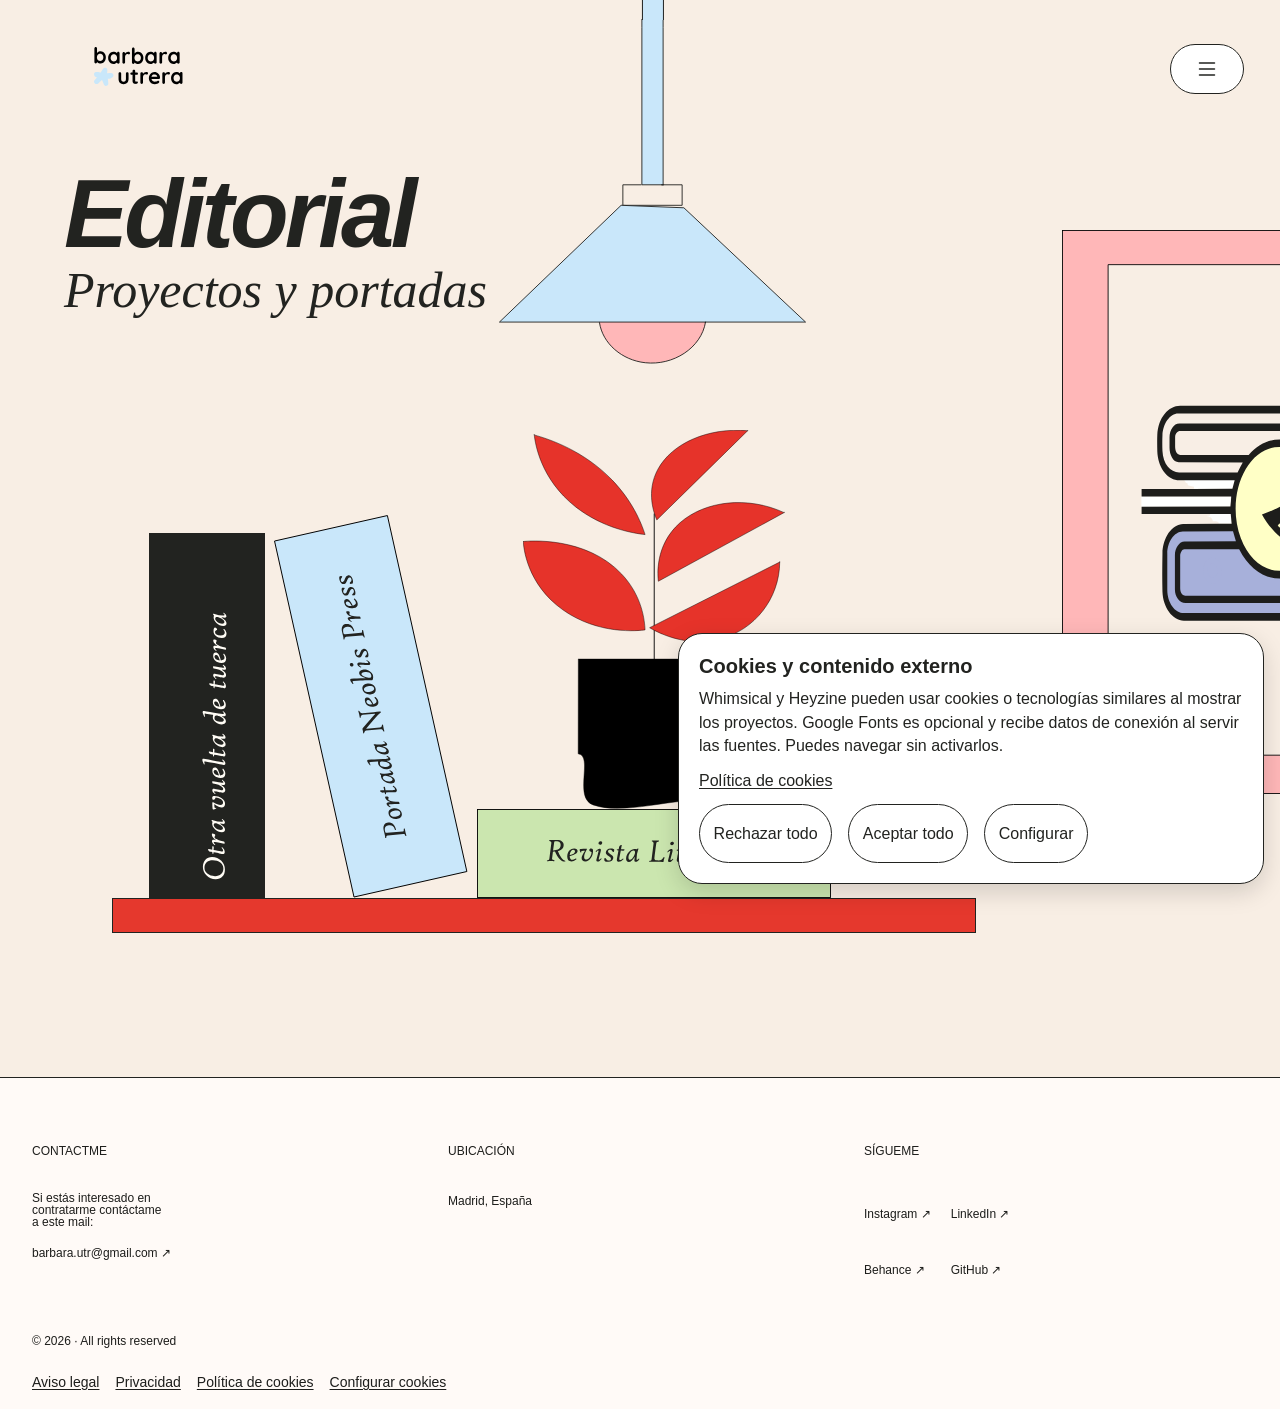
<file: library.html>
<!DOCTYPE html>
<html lang="es">

<head>
    <meta charset="UTF-8">
    <meta name="viewport" content="width=device-width, initial-scale=1.0">
    <title>Editorial · Bárbara Utrera</title>


    <link
        data-privacy-fonts="https://fonts.googleapis.com/css2?family=EB+Garamond:ital@1&amp;family=Host+Grotesk:ital,wght@0,600;1,700&amp;family=IBM+Plex+Mono:wght@400;700&amp;family=Quicksand:wght@400;500;600&amp;display=swap"
        rel="stylesheet">
    <link rel="stylesheet" href="css/nudo.css">
    <link rel="stylesheet" href="css/index.css">
    <link rel="stylesheet" href="css/components.css">
    <link rel="stylesheet" href="css/about.css">
    <link rel="stylesheet" href="css/library.css">
    <script src="js/script.js" defer></script>
    <link rel="stylesheet" href="css/privacy.css">
    <script src="js/privacy.js" defer></script>
    <link rel="icon" type="image/svg+xml" href="assets/favicon.svg">
</head>

<body class="Library">
    <header class="Header u-reveal" data-lightbox-background>
        <!-- Logo enlazado al inicio -->
        <a class="Header-logo" href="index.html">
            <img class="Header-img" src="assets/Landing/logo_nativo.svg" width="841" height="434"
                alt="Bárbara Utrera, inicio">
        </a>

        <!-- Menú de navegación -->
        <nav class="Menu" aria-label="Navegación principal">
            <div class="Menu-panel" id="menu-panel">
                <ul class="Menu-list">
                    <li class="Menu-item">
                        <a class="Menu-link" href="about.html">Sobre mí</a>
                    </li>

                    <li class="Menu-item">
                        <a class="Menu-link" href="nudo.html">Proyectos</a>
                    </li>
                </ul>
            </div>

            <!-- Botón para abrir o cerrar el menú -->
            <button class="Menu-btn" type="button" aria-label="Cerrar menú" aria-expanded="true"
                aria-controls="menu-panel" data-menu-toggle>
                <svg class="Menu-icon" xmlns="http://www.w3.org/2000/svg" width="24" height="24" viewBox="0 0 16 16"
                    fill="currentColor" aria-hidden="true" focusable="false">
                    <path fill-rule="evenodd"
                        d="M2.5 12a.5.5 0 0 1 .5-.5h10a.5.5 0 0 1 0 1H3a.5.5 0 0 1-.5-.5m0-4a.5.5 0 0 1 .5-.5h10a.5.5 0 0 1 0 1H3a.5.5 0 0 1-.5-.5m0-4a.5.5 0 0 1 .5-.5h10a.5.5 0 0 1 0 1H3a.5.5 0 0 1-.5-.5" />
                </svg>
            </button>
        </nav>
    </header>
    <main data-lightbox-background>
        <div class="Shelf-lamp" aria-hidden="true">
            <img class="Shelf-image" src="assets/Libreria/Lampara_editorial.svg" alt="" width="347" height="390">
        </div>
        <div class="Shelf">
            <section class="Shelf-heading u-reveal" aria-labelledby="library-title">
                <h1 class="Shelf-title" id="library-title">Editorial</h1>
                <p class="Shelf-subtitle">Proyectos y portadas</p>
            </section>
            <div class="Shelf-picture u-reveal" aria-hidden="true" style="--delay: 120ms"><img class="Shelf-image"
                    src="assets/Libreria/Cuadro_editorial.svg" alt="" width="321" height="643"></div>
            <div class="Shelf-books u-reveal" style="--delay: 100ms">
                <div class="Shelf-row">
                    <button class="Book Book--black u-reveal" type="button"
                        aria-label="Abrir proyecto: Otra vuelta de tuerca" aria-haspopup="dialog" aria-controls="turn"
                        data-project="turn" style="--delay: 160ms" disabled>
                        <img class="Book-art" src="assets/Libreria/Otra_vuelta_de_tuerca.svg" alt="" width="127"
                            height="398">
                    </button>
                    <button class="Book Book--blue u-reveal" type="button"
                        aria-label="Abrir proyecto: Portada Neobis Press 176" aria-haspopup="dialog"
                        aria-controls="neobis" data-project="neobis" style="--delay: 240ms" disabled>
                        <img class="Book-art" src="assets/Libreria/Neobispress2.svg" alt="" width="213" height="418">
                    </button>
                    <div class="Shelf-stack">
                        <img class="Shelf-plant" src="assets/Libreria/planta_1.svg" alt="" width="286" height="414">
                        <button class="Book Book--green u-reveal" type="button"
                            aria-label="Abrir proyecto: Revista Literaria" aria-haspopup="dialog"
                            aria-controls="magazine" data-project="magazine" style="--delay: 320ms" disabled>
                            <img class="Book-art" src="assets/Libreria/Revista-literaria2.svg" alt="" width="387"
                                height="97">
                        </button>
                    </div>
                </div>
                <div class="Shelf-board" aria-hidden="true"></div>
            </div>
        </div>
    </main>
    <div class="Lightbox" id="turn" role="dialog" aria-modal="true" aria-labelledby="turn-title" hidden>
        <div class="Lightbox-window" tabindex="-1">
            <span class="u-visuallyHidden" data-focus-edge="start" tabindex="0"></span>
            <button class="Lightbox-close" type="button" aria-label="Cerrar">
                <svg class="Lightbox-icon" width="20" height="20" viewBox="0 0 24 24" fill="none" aria-hidden="true"
                    focusable="false">
                    <path d="m5 5 14 14M19 5 5 19" stroke="currentColor" stroke-width="1.5" stroke-linecap="round" />
                </svg>
            </button>
            <div class="Lightbox-content">
                <div class="Project-header u-reveal">
                    <section class="Project-copy">
                        <h2 class="Project-title" id="turn-title">Otra vuelta de tuerca</h2>
                        <p class="Project-subtitle">Maquetación /Portada /Diseño editorial</p>
                        <div class="Project-meta">
                            <p><span class="Project-label">Herramientas</span><span class="Project-value">Indesign
                                    /Illustrator</span></p>
                            <p><span class="Project-label">Año</span><span class="Project-value">2024</span></p>
                        </div>
                        <p class="Project-text">Rediseño editorial de la novela de Henry James, explorando una estética
                            oscura y narrativa a través de la ilustración, composición y jerarquía tipográfica.</p>
                    </section>
                    <div class="Project-media"><img class="Project-image" src="assets/Libreria/cover.jpg"
                            alt="Dos ejemplares de Otra vuelta de tuerca con cubierta negra ilustrada" width="308"
                            height="313" loading="lazy" decoding="async"></div>
                </div>
                <section class="Project-panel Project-panel--dark u-reveal">
                    <div class="Project-media"><img class="Project-image" src="assets/Libreria/libro_texto.webp"
                            alt="Libro abierto con la maquetación interior y una capitular" width="636" height="657"
                            loading="lazy" decoding="async"></div>
                    <div class="Project-copy">
                        <h3 class="Project-heading">Diseño Interior</h3>
                        <p class="Project-text">La maquetación combina texto e ilustración para reforzar la atmósfera de
                            la obra sin interferir con la lectura, además de un estilo gótico en la tipografía.</p>
                    </div>
                </section>
                <section class="Project-panel Project-panel--outline u-reveal">
                    <div class="Project-copy">
                        <h3 class="Project-heading">Narrativa Visual</h3>
                        <p class="Project-text">Las ilustraciones cambian según el momento de la historia, manteniendo
                            una estética coherente entre capítulos</p>
                    </div>
                    <div class="Project-media"><img class="Project-image" src="assets/Libreria/Narrativa_visual.webp"
                            alt="Doble página de la novela con la ilustración nocturna de una casa" width="725"
                            height="734" loading="lazy" decoding="async"></div>
                </section>
                <div class="Project-gallery u-reveal">
                    <div class="Project-placeholder" role="img"
                        aria-label="Imagen pendiente: libro abierto con una ventana iluminada"><img
                            class="Project-image" src="assets/Libreria/big_illustration.webp"
                            alt="Doble página de la novela con la ilustración nocturna de una casa" width="725"
                            height="734" loading="lazy" decoding="async"></div>
                </div>
            </div>
            <span class="u-visuallyHidden" data-focus-edge="end" tabindex="0"></span>
        </div>
    </div>
    <div class="Lightbox" id="neobis" role="dialog" aria-modal="true" aria-labelledby="neobis-title" hidden>
        <div class="Lightbox-window" tabindex="-1">
            <span class="u-visuallyHidden" data-focus-edge="start" tabindex="0"></span>
            <button class="Lightbox-close" type="button" aria-label="Cerrar">
                <svg class="Lightbox-icon" width="20" height="20" viewBox="0 0 24 24" fill="none" aria-hidden="true"
                    focusable="false">
                    <path d="m5 5 14 14M19 5 5 19" stroke="currentColor" stroke-width="1.5" stroke-linecap="round" />
                </svg>
            </button>
            <div class="Lightbox-content">
                <div class="u-reveal">
                    <section class="Project-copy">
                        <h2 class="Project-title" id="neobis-title">Portada Neobis Press 176</h2>
                        <p class="Project-subtitle">Conceptualización de portada</p>
                        <div class="Project-meta">
                            <p><span class="Project-label">Herramientas</span><span
                                    class="Project-value">Photoshop</span></p>
                            <p><span class="Project-label">Año</span><span class="Project-value">2024</span></p>
                        </div>
                        <p class="Project-text">La portada representa la creatividad como un proceso que nace desde
                            dentro. Las oleadas de color que emergen de la figura femenina simbolizan la capacidad de
                            imaginar, crear e innovar.</p>
                        <p class="Project-text">La segunda idea parte de una reinterpretación de la frase “el cielo es
                            el límite”. En la composición, la protagonista sostiene un espejo que refleja el cielo hacia
                            el espectador, planteando que el cielo no es un límite, sino apenas el comienzo. La
                            creatividad no está fuera de nosotros, sino en nuestra propia capacidad de transformar ideas
                            en nuevas posibilidades.</p>
                    </section>
                    <a class="Button Button--outline Project-button" href="https://www.neobis.es/neobis-press/" target="_blank" rel="noopener noreferrer"
                        data-publication>Ver Publicación oficial <span class="Button-circle" aria-hidden="true"><svg
                                class="Button-arrow" width="24" height="24" viewBox="0 0 24 24" fill="none">
                                <path d="M3 12h17m-7-7 7 7-7 7" stroke="currentColor" stroke-width="1.5" />
                            </svg></span></a>
                </div>
                <div class="Project-media Project-media--rounded Project-cover u-reveal"> <video class="Video-neobis"
                        autoplay muted loop playsinline preload="auto">
                        <source src="assets/Libreria/Portada_Neobis.mp4" type="video/mp4">
                    </video></div>
            </div>
            <span class="u-visuallyHidden" data-focus-edge="end" tabindex="0"></span>
        </div>
    </div>
    <div class="Lightbox" id="magazine" role="dialog" aria-modal="true" aria-labelledby="magazine-title" hidden>
        <div class="Lightbox-window" tabindex="-1">
            <span class="u-visuallyHidden" data-focus-edge="start" tabindex="0"></span>
            <button class="Lightbox-close" type="button" aria-label="Cerrar">
                <svg class="Lightbox-icon" width="20" height="20" viewBox="0 0 24 24" fill="none" aria-hidden="true"
                    focusable="false">
                    <path d="m5 5 14 14M19 5 5 19" stroke="currentColor" stroke-width="1.5" stroke-linecap="round" />
                </svg>
            </button>
            <div class="Lightbox-content">
                <div class="Project-header u-reveal">
                    <section class="Project-copy">
                        <h2 class="Project-title" id="magazine-title">Revista Literaria</h2>
                        <p class="Project-subtitle">Maquetación editorial /Portada</p>
                        <div class="Project-meta">
                            <p><span class="Project-label">Herramientas</span><span class="Project-value">Photoshop
                                    /Illustrator /Indesign</span></p>
                            <p><span class="Project-label">Año</span><span class="Project-value">2024</span></p>
                        </div>
                        <p class="Project-text">El proyecto parte de la idea de traducir el prestigio y la tradición de
                            los grandes premios literarios a un lenguaje editorial contemporáneo.</p>
                        <p class="Project-text">La propuesta combina una composición sobria, tipografía serif y una
                            paleta cálida con recursos gráficos de inspiración botánica para reforzar el vínculo con la
                            literatura, la cultura y el paso del tiempo.</p>
                        <p class="Project-text">La maquetación busca equilibrar contenido histórico, imágenes y grandes
                            bloques de texto mediante una jerarquía clara y una retícula ordenada, facilitando la
                            lectura sin perder el carácter editorial de la publicación.</p>
                    </section>
                    <div class="Project-media Project-media--rounded"><img class="Project-image"
                            src="assets/Libreria/Video%20Project%208.gif"
                            alt="Manos sosteniendo la revista Premios Literarios" width="240" height="240"
                            loading="lazy" decoding="async"></div>
                </div>
                <div class="Project-gallery u-reveal"><img class="Project-image"
                        src="assets/Libreria/Analisis_Premios_literarios%201.webp"
                        alt="Portada e interior de Premios Literarios, con la maquetación a doble página" width="980"
                        height="492" loading="lazy" decoding="async"></div>
                <div class="Project-embed u-reveal" style="block-size: 25rem">
                    <div class="Privacy-placeholder" data-privacy-placeholder>
                        <p>Para ver la revista aquí, permite la conexión con Heyzine. Este servicio puede usar cookies.</p>
                        <button class="Privacy-button" type="button" data-privacy-allow="heyzine" hidden>Permitir Heyzine</button>
                        <a class="Privacy-link" href="https://heyzine.com/flip-book/83e766ab16.html" target="_blank" rel="noopener noreferrer">Abrir la revista en Heyzine</a>
                    </div>
                    <iframe class="Project-frame" data-privacy-frame="heyzine" data-privacy-src="https://heyzine.com/flip-book/83e766ab16.html"
                        title="Revista Literaria en Heyzine" width="960" height="400" loading="lazy"
                        allow="fullscreen" allowfullscreen scrolling="no" referrerpolicy="no-referrer" hidden></iframe>
                </div>
            </div>
            <span class="u-visuallyHidden" data-focus-edge="end" tabindex="0"></span>
        </div>
    </div>
    <footer data-lightbox-background class="Footer u-reveal" style="--delay: 120ms">


        <div class="Footer-grid">

            <!-- CONTACTO -->
            <section class="Footer-contact">
                <h2 class="Footer-title">CONTACTME</h2>

                <p class="Footer-description"><span class="Footer-line">Si estás interesado en</span> <span
                        class="Footer-line">contratarme contáctame</span> <span class="Footer-line">a este mail:</span>
                </p>

                <a class="Footer-email" href="mailto:barbara.utr@gmail.com">
                    barbara.utr@gmail.com ↗
                </a>
            </section>

            <!-- UBICACIÓN -->
            <section class="Footer-location">
                <h2 class="Footer-title">UBICACIÓN</h2>

                <p class="Footer-text">
                    Madrid, España
                </p>
            </section>

            <!-- REDES SOCIALES -->
            <nav class="Footer-social" aria-label="Redes sociales">
                <section>
                    <h2 class="Footer-title">SÍGUEME</h2>
                </section>

                <div class="Footer-links">
                    <a class="Footer-link" href="https://instagram.com/" target="_blank" rel="noopener noreferrer">
                        Instagram ↗
                    </a>

                    <a class="Footer-link" href="https://www.linkedin.com/in/barbara-utrera-3a4ba4217/" target="_blank" rel="noopener noreferrer">
                        LinkedIn ↗
                    </a>

                    <a class="Footer-link" href="https://www.behance.net/brbarautrera" target="_blank"
                        rel="noopener noreferrer">
                        Behance ↗
                    </a>

                    <a class="Footer-link" href="https://github.com/Butrera" target="_blank" rel="noopener noreferrer">
                        GitHub ↗
                    </a>
                </div>
            </nav>

        </div>

        <!-- COPYRIGHT -->
        <div class="Footer-bottom">
            <span class="Footer-copyright">
                © 2026 · All rights reserved
            </span>
        </div>

        <nav class="Privacy-links" aria-label="Información legal">
                    <a class="Privacy-link" href="privacidad.html#aviso-legal">Aviso legal</a>
                    <a class="Privacy-link" href="privacidad.html#privacidad">Privacidad</a>
                    <a class="Privacy-link" href="privacidad.html#cookies">Política de cookies</a>
                    <button class="Privacy-open" type="button" data-privacy-open hidden>Configurar cookies</button>
                </nav>
    </footer>
</body>

</html>
</file>
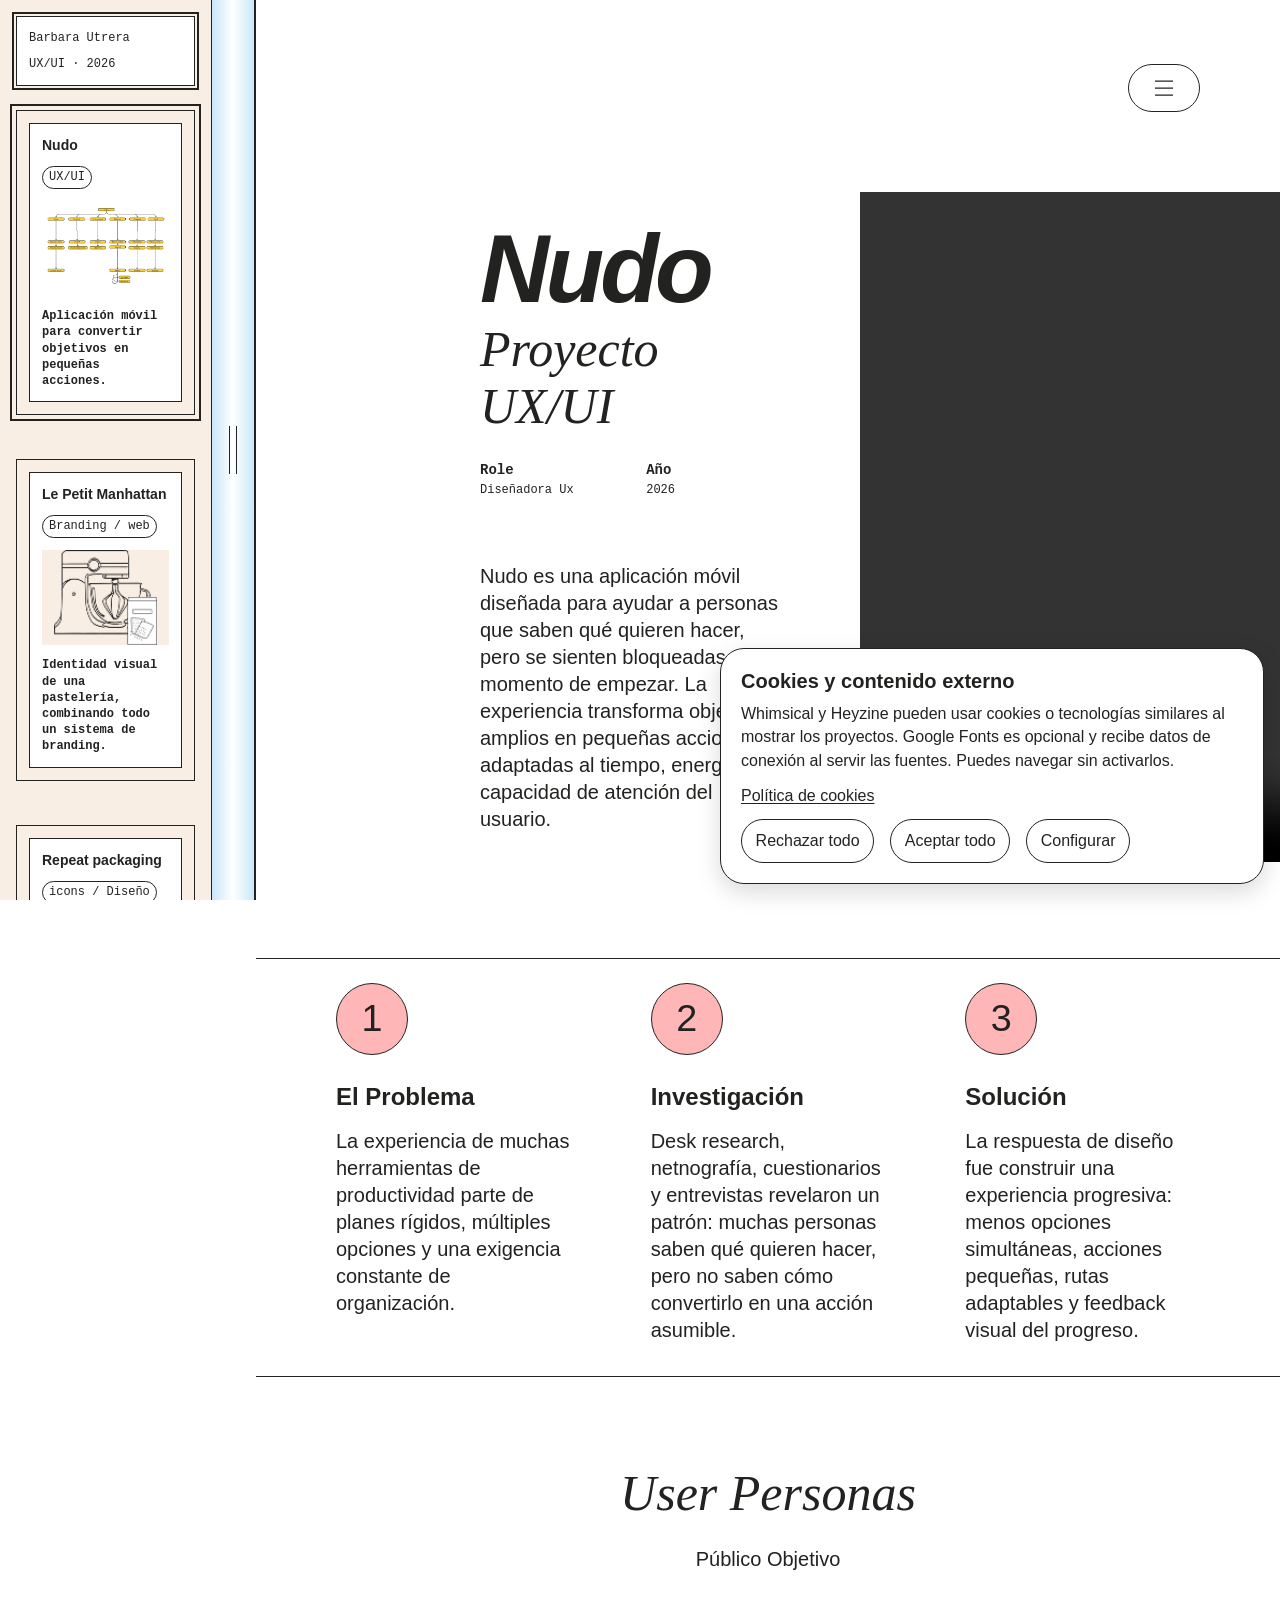
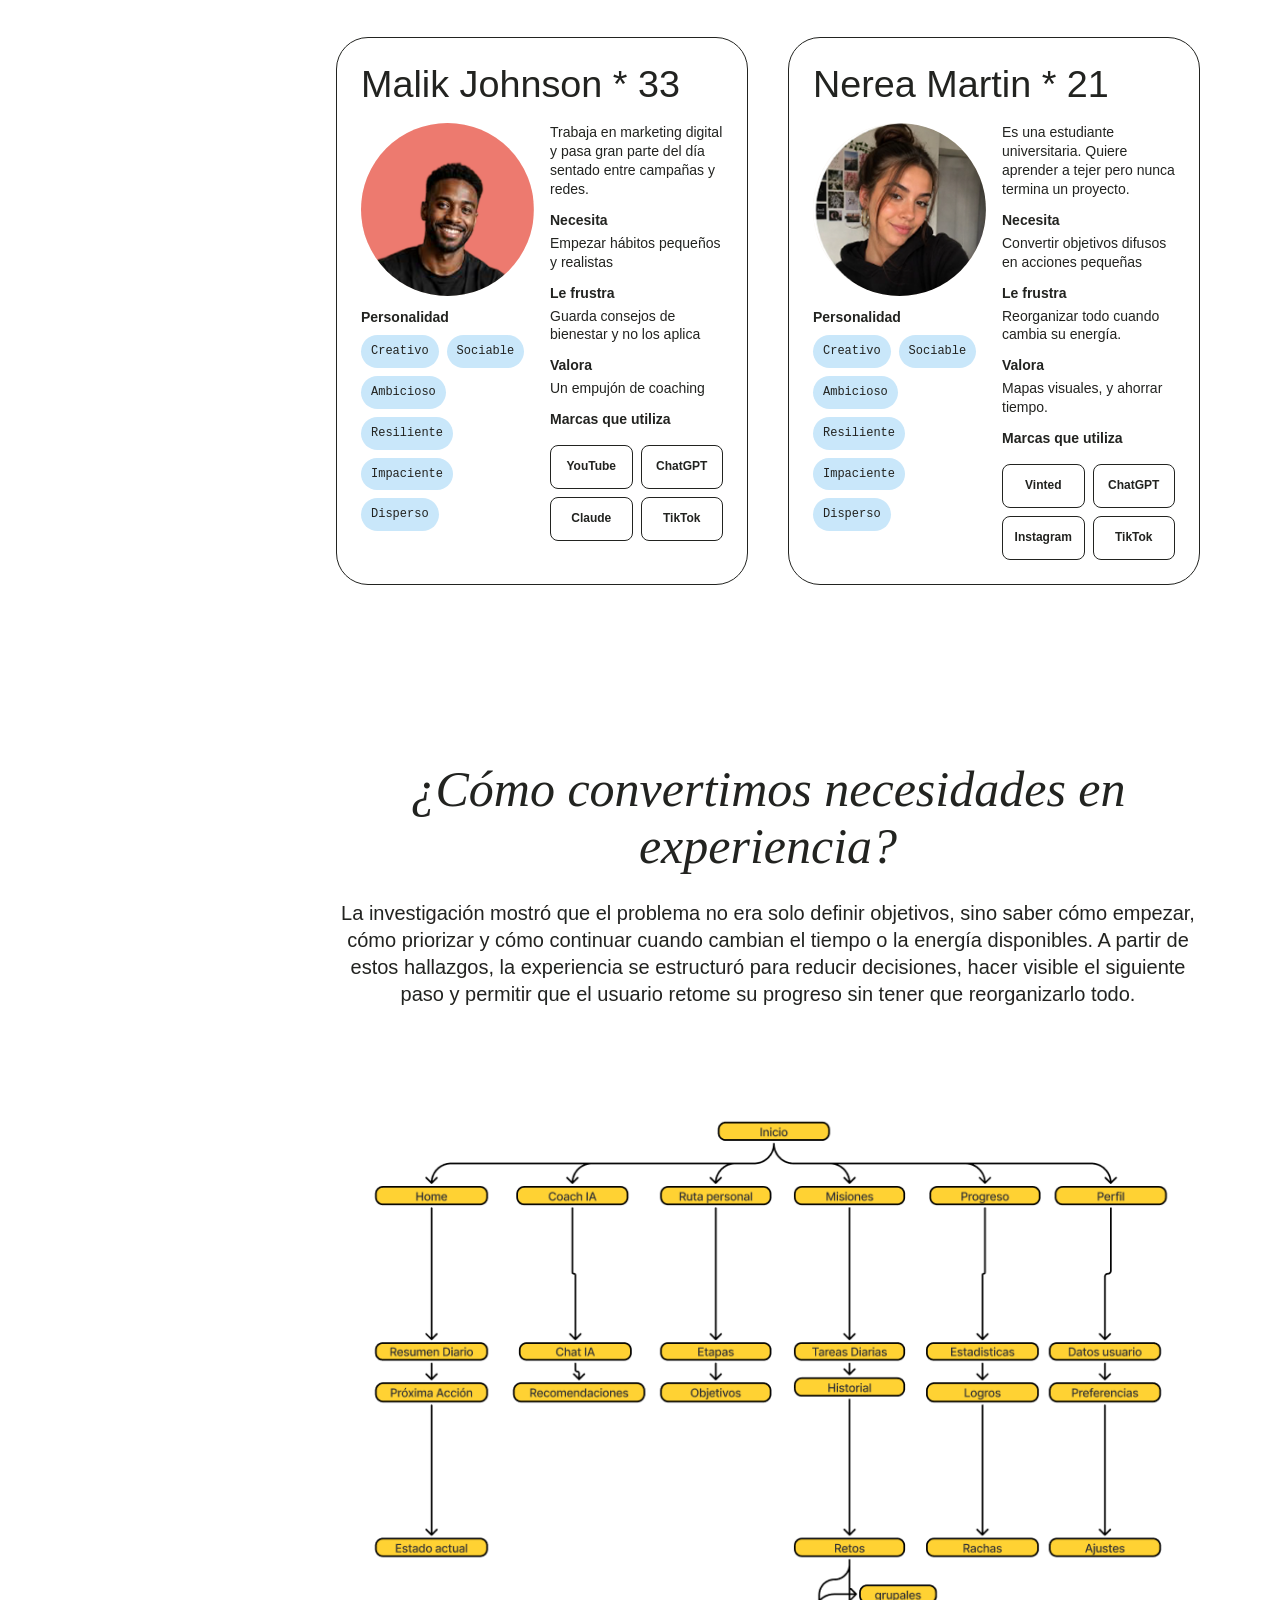
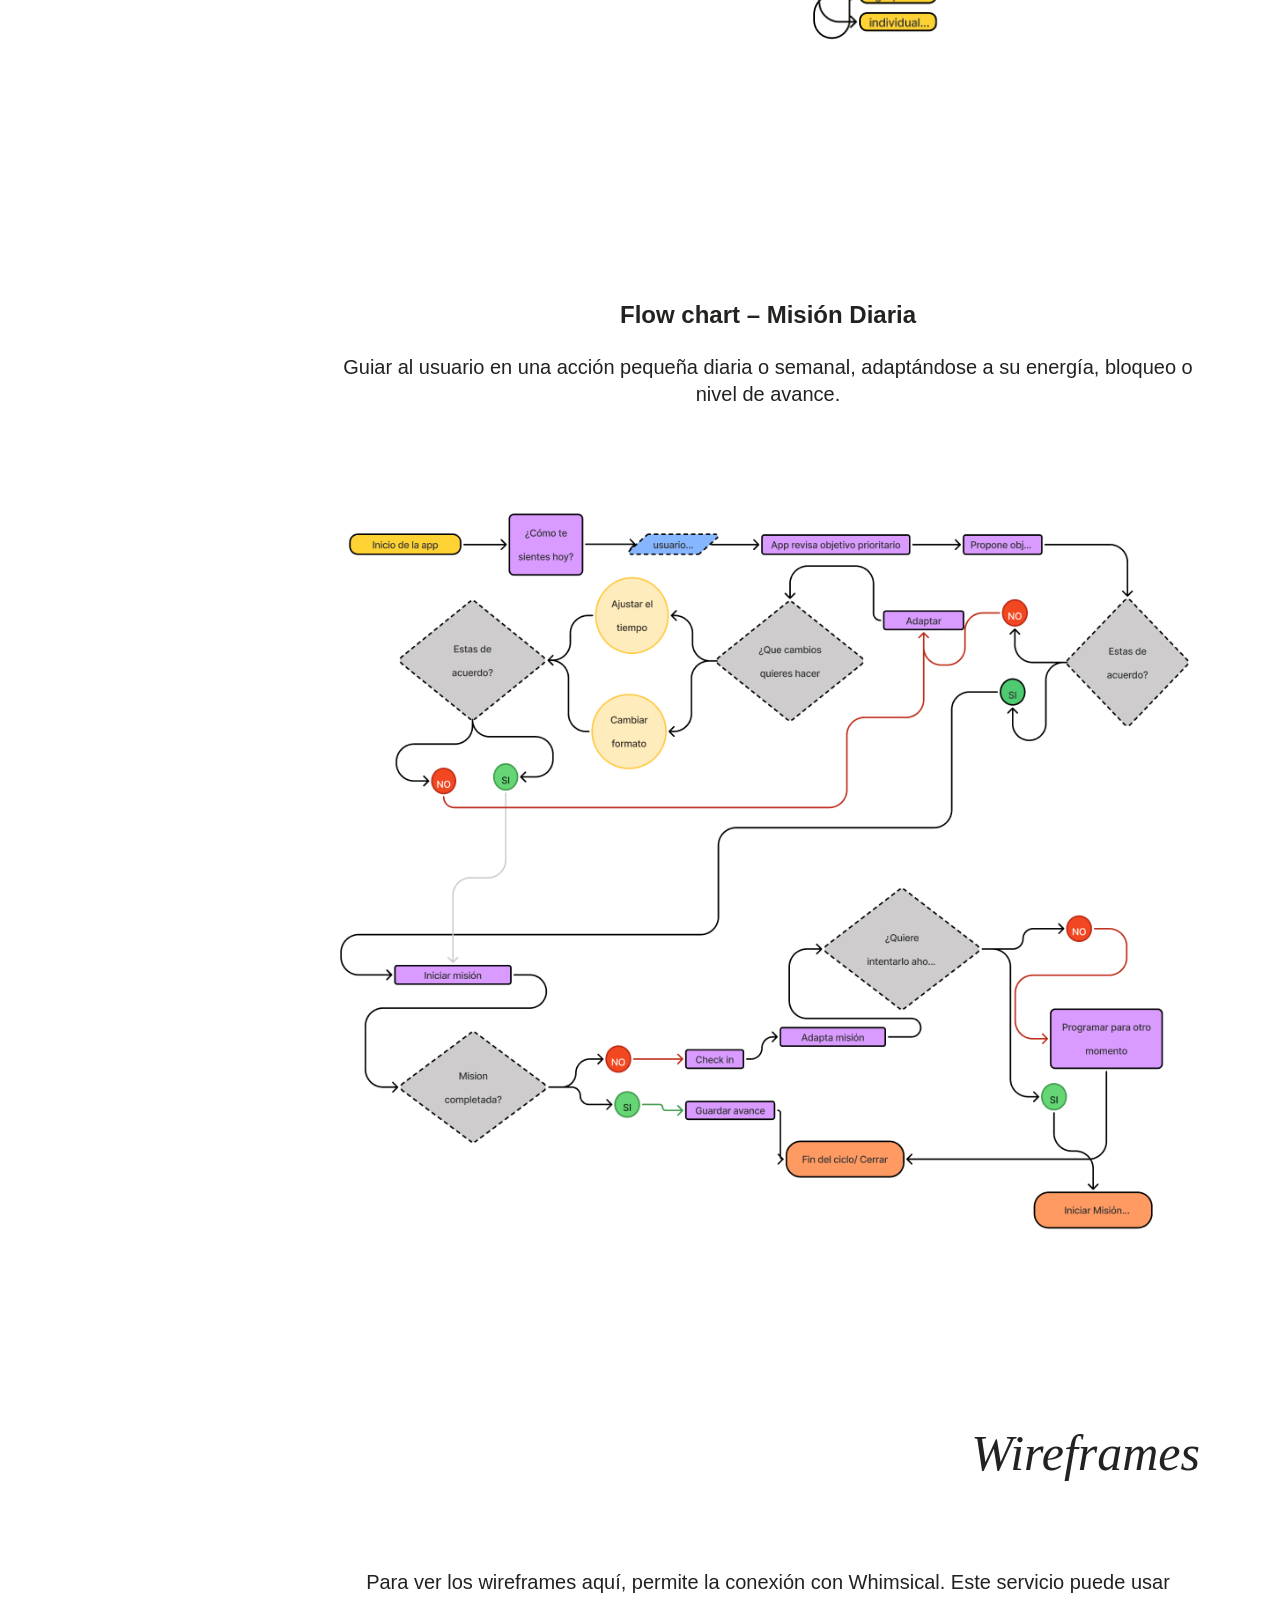
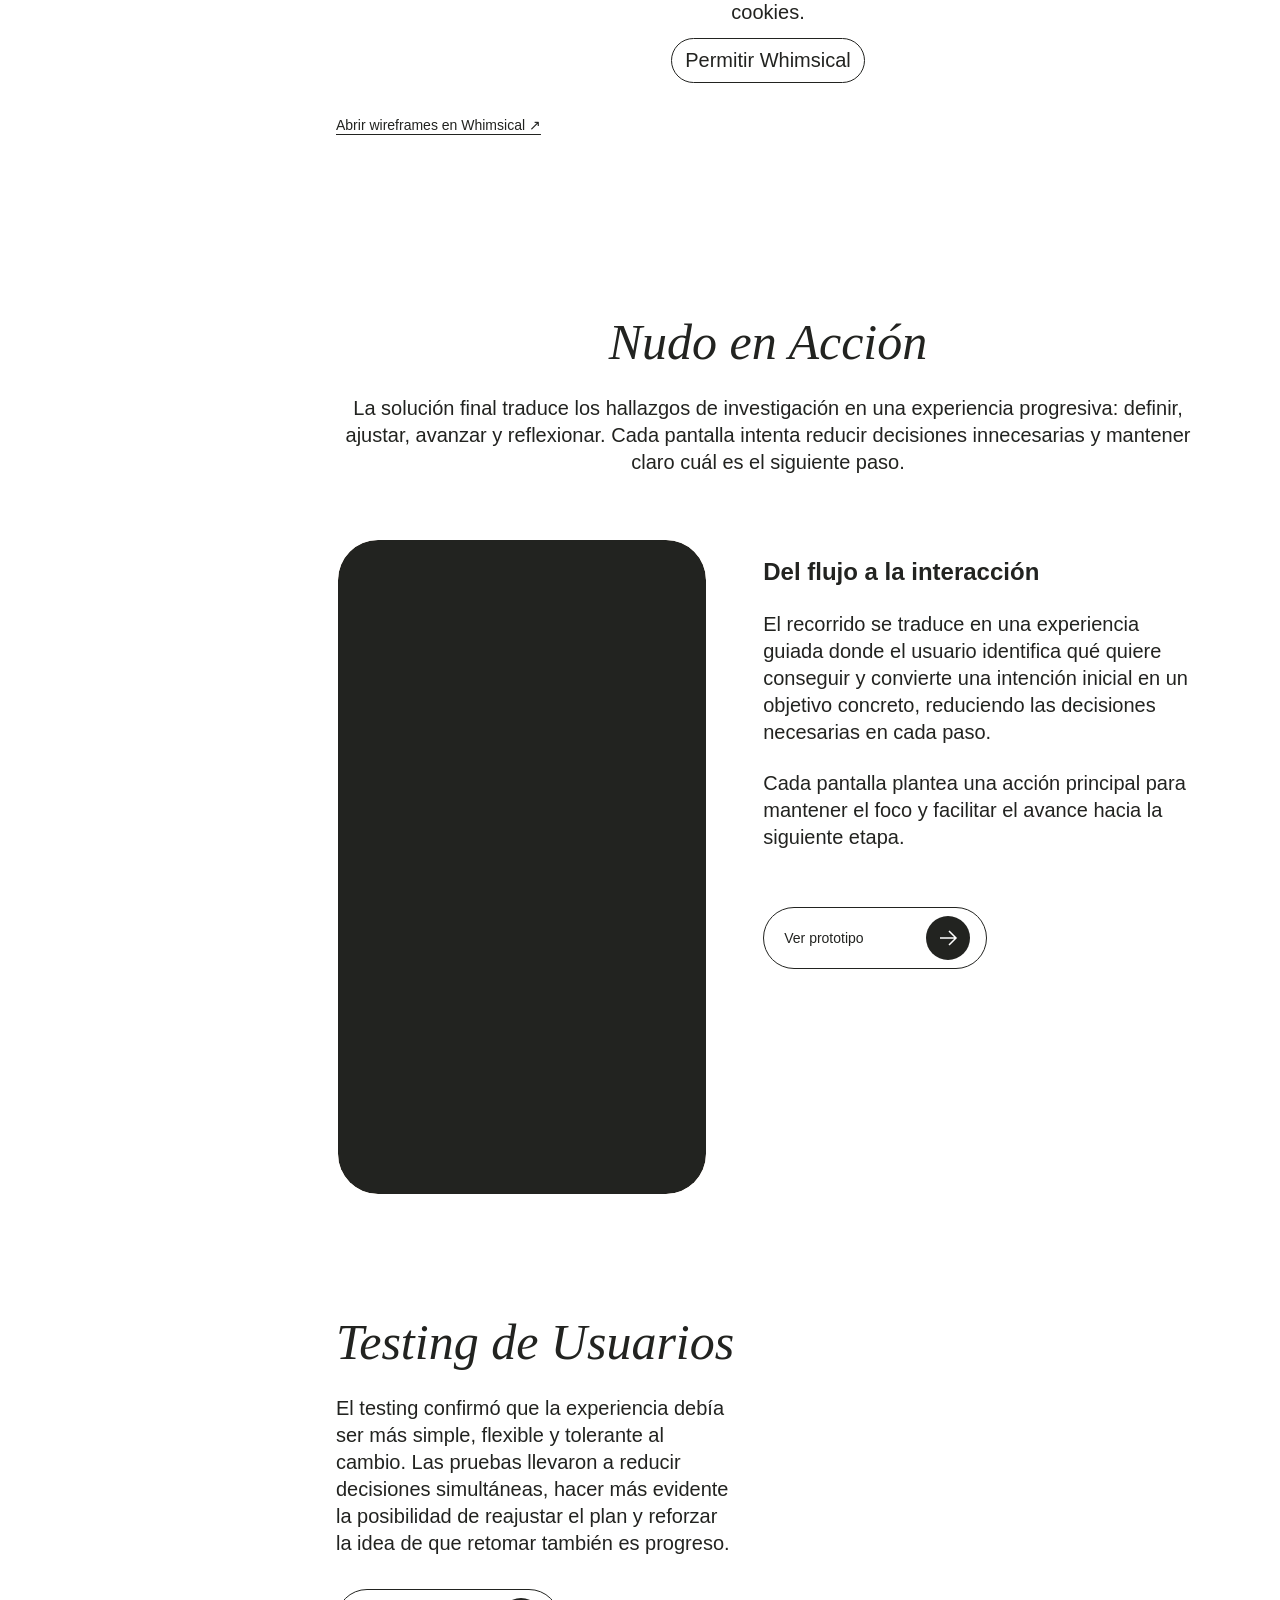
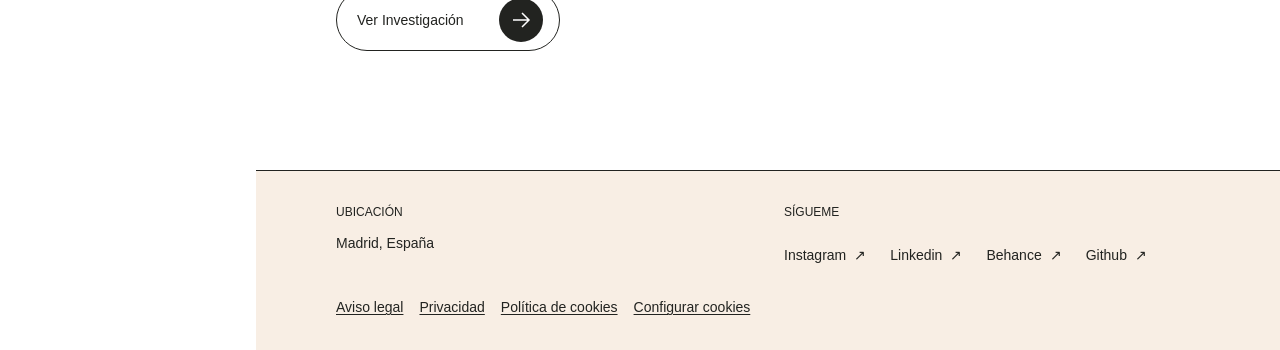
<file: nudo.html>
<!DOCTYPE html>
<html lang="es">

<head>
    <meta charset="UTF-8">
    <meta name="viewport" content="width=device-width, initial-scale=1.0">
    <title>Proyecto Nudo</title>
    <link rel="stylesheet" href="css/nudo.css">


    <link
        data-privacy-fonts="https://fonts.googleapis.com/css2?family=EB+Garamond:ital,wght@1,400;1,500&amp;family=Host+Grotesk:ital,wght@0,400;0,500;0,600;0,700;1,700&amp;family=IBM+Plex+Mono:wght@400;500;700&amp;family=Quicksand:wght@400;500;600;700&amp;display=swap"
        rel="stylesheet">
    <script src="js/script.js" defer></script>


    <link rel="stylesheet" href="css/privacy.css">
    <script src="js/privacy.js" defer></script>
    <link rel="icon" type="image/svg+xml" href="assets/favicon.svg">
</head>

<body data-project="nudo">
    <a class="Skip" href="#main">Saltar al contenido</a>
    <div class="Layout">
        <aside class="Sidebar" id="sidebar" aria-label="Proyectos de portfolio">
            <button class="Sidebar-toggle" type="button" aria-controls="sidebar-content" aria-expanded="true"
                aria-label="Cerrar panel de proyectos" hidden><span class="Sidebar-grip"
                    aria-hidden="true"></span></button>
            <div class="Sidebar-content" id="sidebar-content">
                <nav class="Sidebar-nav" aria-label="Índice de proyectos">
                    <a class="Sidebar-current" data-project="nudo" href="index.html">Barbara Utrera<span>UX/UI ·
                            2026</span></a>
                    <ul class="Sidebar-list">
                        <li class="Sidebar-item">
                            <a class="Card is-active" data-project="nudo" href="nudo.html" aria-current="page">
                                <div class="Card-wrapper">
                                    <h2 class="Card-title">Nudo</h2><span class="Card-tag">UX/UI</span>
                                    <div class="Media Media--card">
                                        <img class="Card-image" data-placeholder src="./assets/Nudo/site_map.png"
                                            alt="Arquitectura de información de Nudo" width="240" height="180"
                                            loading="lazy">
                                        <div class="Media-placeholder"><span class="Media-label">Arquitectura de
                                                información de Nudo</span><span
                                                class="Media-file">assets/Nudo/site_map.png</span></div>
                                    </div>
                                    <p class="Card-text">Aplicación móvil para convertir objetivos en pequeñas acciones.
                                    </p>
                                </div>
                            </a>
                        </li>
                        <li class="Sidebar-item">
                            <a class="Card" data-project="manhattan" href="le-petit-manhattan.html">
                                <div class="Card-wrapper">
                                    <h2 class="Card-title">Le Petit Manhattan</h2><span class="Card-tag">Branding /
                                        web</span>
                                    <div class="Media Media--card">
                                        <img class="Card-image" data-placeholder src="assets/Landing/project-image.png"
                                            alt="Ilustración de utensilios de pastelería de Le Petit Manhattan"
                                            width="240" height="180" loading="lazy">
                                        <div class="Media-placeholder"><span class="Media-label">Ilustración de
                                                utensilios de
                                                pastelería de Le Petit Manhattan</span><span
                                                class="Media-file">assets/manhattan.png</span>
                                        </div>
                                    </div>
                                    <p class="Card-text">Identidad visual de una pastelería, combinando todo un sistema
                                        de branding.</p>
                                </div>
                            </a>
                        </li>
                        <li class="Sidebar-item">
                            <a class="Card" data-project="repeat" href="repeat-packaging.html">
                                <div class="Card-wrapper">
                                    <h2 class="Card-title">Repeat packaging</h2><span class="Card-tag">icons /
                                        Diseño</span>
                                    <div class="Media Media--card">
                                        <img class="Card-image" data-placeholder
                                            src="assets/Landing/project-card-wrapper-repeat-content-part-03.png"
                                            alt="Ilustración de envases del proyecto Repeat packaging" width="240"
                                            height="180" loading="lazy">
                                        <div class="Media-placeholder"><span class="Media-label">Ilustración de
                                                envases del proyecto
                                                Repeat packaging</span><span class="Media-file">assets/repeat.png</span>
                                        </div>
                                    </div>
                                    <p class="Card-text">Diseño de packaging e iconos.</p>
                                </div>
                            </a>
                        </li>
                    </ul>
                </nav>
            </div>
        </aside>
        <div class="Page">
            <header class="Header">
                <details class="Menu">
                    <summary class="Menu-button" aria-label="Menú principal">
                        <svg class="Menu-icon" width="24" height="24" viewBox="0 0 24 24" fill="none" aria-hidden="true"
                            focusable="false">
                            <path d="M3 5h18M3 12h18M3 19h18" stroke="currentColor" stroke-width="1.25" />
                        </svg>
                    </summary>
                    <nav class="Menu-panel" aria-label="Navegación principal">
                        <ul class="Menu-list">
                            <li><a class="Menu-link" href="index.html">Home</a></li>
                            <li><a class="Menu-link" href="sobremi.html">Sobre mí</a></li>
                            <li><a class="Menu-link is-active" href="nudo.html" aria-current="page">Proyectos</a></li>
                            <li><a class="Menu-link" href="library.html">Libreria</a></li>
                        </ul>
                    </nav>
                </details>
            </header>


            <main id="main" tabindex="-1">
                <section class="Hero" id="nudo" aria-labelledby="hero-title">
                    <div class="Hero-wrapper">
                        <div class="Hero-content">
                            <h1 class="Hero-title" id="hero-title">Nudo</h1>
                            <p class="Hero-subtitle">Proyecto UX/UI</p>
                            <dl class="Hero-meta">
                                <div>
                                    <dt class="Hero-label">Role</dt>
                                    <dd class="Hero-value">Diseñadora Ux</dd>
                                </div>
                                <div>
                                    <dt class="Hero-label">Año</dt>
                                    <dd class="Hero-value">2026</dd>
                                </div>
                            </dl>
                            <p class="Hero-text">Nudo es una aplicación móvil diseñada para ayudar a personas que saben
                                qué
                                quieren
                                hacer, pero se sienten bloqueadas al momento de empezar. La experiencia transforma
                                objetivos
                                amplios en
                                pequeñas acciones adaptadas al tiempo, energía y capacidad de atención del usuario.</p>
                        </div>
                        <div class="Media Media--hero">
                            <video class="Hero-video" src="assets/Nudo/Video_mockup_NUDO_processed.mp4" width="1608"
                                height="1286" muted loop playsinline controls preload="metadata"
                                aria-label="Vídeo del mockup de Nudo con su pantalla de bienvenida">
                                Tu navegador no puede reproducir este vídeo.
                            </video>
                        </div>
                    </div>
                </section>
                <section class="Steps" aria-label="Problema, investigación y solución">
                    <ol class="Steps-list">
                        <li class="Steps-item"><span class="Steps-number" aria-hidden="true">1</span>
                            <h2 class="Steps-title">El Problema</h2>
                            <p class="Steps-text">La experiencia de muchas herramientas de productividad parte de planes
                                rígidos,
                                múltiples opciones y una exigencia constante de organización.</p>
                        </li>
                        <li class="Steps-item"><span class="Steps-number" aria-hidden="true">2</span>
                            <h2 class="Steps-title">Investigación</h2>
                            <p class="Steps-text">Desk research, netnografía, cuestionarios y entrevistas revelaron un
                                patrón:
                                muchas
                                personas saben qué quieren hacer, pero no saben cómo convertirlo en una acción asumible.
                            </p>
                        </li>
                        <li class="Steps-item"><span class="Steps-number" aria-hidden="true">3</span>
                            <h2 class="Steps-title">Solución</h2>
                            <p class="Steps-text">La respuesta de diseño fue construir una experiencia progresiva: menos
                                opciones
                                simultáneas, acciones pequeñas, rutas adaptables y feedback visual del progreso.</p>
                        </li>
                    </ol>
                </section>
                <section class="Section" id="personas" aria-labelledby="personas-title">
                    <header class="Section-header">
                        <h2 class="Section-title" id="personas-title">User Personas</h2>
                        <p class="Section-text">Público Objetivo</p>
                    </header>
                    <div class="Persona-list">
                        <article class="Persona" aria-labelledby="malik-name">
                            <header class="Persona-header">
                                <h3 class="Persona-name" id="malik-name">Malik Johnson <span class="Persona-age">*
                                        33</span>
                                </h3>
                            </header>
                            <div class="Persona-wrapper">
                                <div class="Persona-profile">
                                    <div class="Media Media--portrait">
                                        <img class="Persona-photo" src="assets/Nudo/malik.png"
                                            alt="Retrato de Malik Johnson" width="203" height="213" loading="lazy"
                                            decoding="async">
                                    </div>
                                    <h4 class="Persona-label">Personalidad</h4>
                                    <ul class="Persona-chips" aria-label="Personalidad de Malik Johnson">
                                        <li class="Chip">Creativo</li>
                                        <li class="Chip">Sociable</li>
                                        <li class="Chip">Ambicioso</li>
                                        <li class="Chip">Resiliente</li>
                                        <li class="Chip">Impaciente</li>
                                        <li class="Chip">Disperso</li>
                                    </ul>
                                </div>
                                <div class="Persona-info">
                                    <p class="Persona-text">Trabaja en marketing digital y pasa gran parte del día
                                        sentado entre
                                        campañas
                                        y redes.</p>
                                    <dl class="Persona-details">
                                        <dt class="Persona-label">Necesita</dt>
                                        <dd class="Persona-text">Empezar hábitos pequeños y realistas</dd>
                                        <dt class="Persona-label">Le frustra</dt>
                                        <dd class="Persona-text">Guarda consejos de bienestar y no los aplica</dd>
                                        <dt class="Persona-label">Valora</dt>
                                        <dd class="Persona-text">Un empujón de coaching</dd>
                                    </dl>
                                    <h4 class="Persona-label">Marcas que utiliza</h4>
                                    <ul class="Persona-brands">
                                        <li class="Persona-brand">YouTube</li>
                                        <li class="Persona-brand">ChatGPT</li>
                                        <li class="Persona-brand">Claude</li>
                                        <li class="Persona-brand">TikTok</li>
                                    </ul>
                                </div>
                            </div>
                        </article>
                        <article class="Persona" aria-labelledby="nerea-name">
                            <header class="Persona-header">
                                <h3 class="Persona-name" id="nerea-name">Nerea Martin <span class="Persona-age">*
                                        21</span></h3>
                            </header>
                            <div class="Persona-wrapper">
                                <div class="Persona-profile">
                                    <div class="Media Media--portrait">
                                        <img class="Persona-photo" src="assets/Nudo/nerea-portrait.png"
                                            alt="Retrato de Nerea Martin" width="202" height="212" loading="lazy"
                                            decoding="async">
                                    </div>
                                    <h4 class="Persona-label">Personalidad</h4>
                                    <ul class="Persona-chips" aria-label="Personalidad de Nerea Martin">
                                        <li class="Chip">Creativo</li>
                                        <li class="Chip">Sociable</li>
                                        <li class="Chip">Ambicioso</li>
                                        <li class="Chip">Resiliente</li>
                                        <li class="Chip">Impaciente</li>
                                        <li class="Chip">Disperso</li>
                                    </ul>
                                </div>
                                <div class="Persona-info">
                                    <p class="Persona-text">Es una estudiante universitaria. Quiere aprender a tejer
                                        pero nunca
                                        termina un
                                        proyecto.</p>
                                    <dl class="Persona-details">
                                        <dt class="Persona-label">Necesita</dt>
                                        <dd class="Persona-text">Convertir objetivos difusos en acciones pequeñas</dd>
                                        <dt class="Persona-label">Le frustra</dt>
                                        <dd class="Persona-text">Reorganizar todo cuando cambia su energía.</dd>
                                        <dt class="Persona-label">Valora</dt>
                                        <dd class="Persona-text">Mapas visuales, y ahorrar tiempo.</dd>
                                    </dl>
                                    <h4 class="Persona-label">Marcas que utiliza</h4>
                                    <ul class="Persona-brands">
                                        <li class="Persona-brand">Vinted</li>
                                        <li class="Persona-brand">ChatGPT</li>
                                        <li class="Persona-brand">Instagram</li>
                                        <li class="Persona-brand">TikTok</li>
                                    </ul>
                                </div>
                            </div>
                        </article>
                    </div>
                </section>
                <section class="Section" aria-labelledby="experience-title">
                    <header class="Section-header">
                        <h2 class="Section-title" id="experience-title">¿Cómo convertimos necesidades en experiencia?
                        </h2>
                        <p class="Section-text">La investigación mostró que el problema no era solo definir objetivos,
                            sino
                            saber
                            cómo empezar, cómo priorizar y cómo continuar cuando cambian el tiempo o la energía
                            disponibles. A
                            partir
                            de estos hallazgos, la experiencia se estructuró para reducir decisiones, hacer visible el
                            siguiente
                            paso
                            y permitir que el usuario retome su progreso sin tener que reorganizarlo todo.</p>
                    </header>
                    <div class="Media Media--diagram">
                        <img class="Map-image" src="assets/Nudo/site_map.png"
                            alt="Arquitectura de información de Nudo: Inicio conecta con Home, Coach IA, Ruta personal, Misiones, Progreso y Perfil, y sus apartados"
                            width="902" height="680" loading="lazy" decoding="async">
                    </div>
                </section>
                <section class="Section" aria-labelledby="flow-title">
                    <header class="Section-header">
                        <h2 class="Section-title Section-title--small" id="flow-title">Flow chart – Misión Diaria</h2>
                        <p class="Section-text">Guiar al usuario en una acción pequeña diaria o semanal, adaptándose a
                            su
                            energía,
                            bloqueo o nivel de avance.</p>
                    </header>
                    <div class="Diagram" role="region" tabindex="0"
                        aria-label="Diagrama de misión diaria, desplazamiento horizontal">
                        <div class="Media Media--flow">
                            <img class="Flow-image" src="assets/Nudo/Flowchart.png"
                                alt="Flujo de misión diaria: evaluar energía, adaptar el objetivo, iniciar la misión y guardar el avance"
                                width="972" height="873" loading="lazy" decoding="async">
                        </div>
                    </div>
                </section>
                <section class="Section" aria-labelledby="wireframes-title">
                    <header class="Section-header Section-header--right">
                        <h2 class="Section-title" id="wireframes-title">Wireframes</h2>
                    </header>
                    <div class="Wireframes">
                        <div class="Privacy-placeholder" data-privacy-placeholder>
                            <p>Para ver los wireframes aquí, permite la conexión con Whimsical. Este servicio puede usar cookies.</p>
                            <button class="Privacy-button" type="button" data-privacy-allow="whimsical" hidden>Permitir Whimsical</button>
                        </div>
                        <iframe class="Wireframes-frame" width="800" height="450"
                            data-privacy-frame="whimsical" data-privacy-src="https://whimsical.com/embed/GB4inzU6TbZWtfdSsB3YgU?color-mode=light"
                            title="Wireframes interactivos de Nudo en Whimsical" loading="lazy"
                            referrerpolicy="no-referrer" allowfullscreen hidden></iframe>
                        <a class="Wireframes-link" href="https://whimsical.com/GB4inzU6TbZWtfdSsB3YgU" target="_blank"
                            rel="noopener noreferrer">Abrir wireframes en Whimsical ↗</a>
                    </div>
                </section>
                <section class="Section" id="action" aria-labelledby="action-title">
                    <header class="Section-header">
                        <h2 class="Section-title" id="action-title">Nudo en Acción</h2>
                        <p class="Section-text">La solución final traduce los hallazgos de investigación en una
                            experiencia
                            progresiva: definir, ajustar, avanzar y reflexionar. Cada pantalla intenta reducir
                            decisiones
                            innecesarias
                            y mantener claro cuál es el siguiente paso.</p>
                    </header>
                    <div class="Action">
                        <div class="Action-media">
                            <div class="Media Media--phone">
                                <video class="Action-video" src="assets/Nudo/Video_demostracion_ux.mp4" width="720"
                                    height="1280" muted loop playsinline controls preload="none"
                                    aria-label="Demostración de Nudo: Definir Composición y temporizador circular">
                                    Tu navegador no puede reproducir este vídeo.
                                </video>
                            </div>
                        </div>
                        <div class="Action-content">
                            <h3 class="Action-title">Del flujo a la interacción</h3>
                            <p class="Action-text">El recorrido se traduce en una experiencia guiada donde el usuario
                                identifica
                                qué
                                quiere conseguir y convierte una intención inicial en un objetivo concreto, reduciendo
                                las
                                decisiones
                                necesarias en cada paso.</p>
                            <p class="Action-text">Cada pantalla plantea una acción principal para mantener el foco y
                                facilitar
                                el
                                avance hacia la siguiente etapa.</p><button class="Button Button--outline Button--action" type="button"
                                data-pending="prototipo" aria-describedby="link-status"><span>Ver prototipo</span><span
                                    class="Button-circle" aria-hidden="true"><svg class="Button-arrow" width="24"
                                        height="24" viewBox="0 0 24 24" fill="none">
                                        <path d="M4 12h15M13 5l7 7-7 7" stroke="currentColor" stroke-width="1.5" />
                                    </svg></span></button>
                        </div>

                    </div>
                </section>
                <section class="Section Section--testing" id="testing" aria-labelledby="testing-title">
                    <div class="Testing">
                        <div class="Testing-content">
                            <h2 class="Section-title" id="testing-title">Testing de Usuarios</h2>
                            <p class="Section-text Section-text--left">El testing confirmó que la experiencia debía ser
                                más
                                simple,
                                flexible y tolerante al cambio. Las pruebas llevaron a reducir decisiones simultáneas,
                                hacer más
                                evidente la posibilidad de reajustar el plan y reforzar la idea de que retomar también
                                es
                                progreso.</p>
                            <a class="Button Button--outline Button--action" href="assets/Nudo/pdf/Presentacion_Nudo_31_10.pdf" target="_blank"
                                rel="noopener noreferrer">
                                <span>Ver Investigación</span>
                                <span class="Button-circle" aria-hidden="true"><svg class="Button-arrow" width="24" height="24" viewBox="0 0 24 24" fill="none"> <path d="M4 12h15M13 5l7 7-7 7" stroke="currentColor" stroke-width="1.5" /> </svg></span>
                            </a>
                        </div>
                        <div class="Media Media--testing">
                            <video class="Testing-video" src="assets/Nudo/Usabilidad_testing.mp4" width="1080"
                                height="1080" muted loop playsinline controls preload="none"
                                aria-label="Vídeo de una mano sujetando Nudo con el mapa de calor de las pruebas de usabilidad">

                            </video>
                        </div>
                    </div>
                </section>

            </main>
            <footer class="Footer">
                <div class="Footer-wrapper">
                    <div>
                        <h2 class="Footer-title">UBICACIÓN</h2>
                        <p class="Footer-text">Madrid, España</p>
                    </div>
                    <nav aria-label="Redes sociales">
                        <h2 class="Footer-title">SÍGUEME</h2>
                        <ul class="Footer-list">
                            <li><a class="Footer-link" role="link" tabindex="0" aria-disabled="true"
                                    data-pending="Instagram" target="_blank" rel="noopener noreferrer">Instagram <span
                                        aria-hidden="true">↗</span><span class="u-visuallyHidden">: enlace
                                        pendiente</span></a></li>
                            <li><a class="Footer-link" href="https://www.linkedin.com/in/barbara-utrera-3a4ba4217/"
                                    target="_blank" rel="noopener noreferrer">Linkedin <span
                                        aria-hidden="true">↗</span><span class="u-visuallyHidden">, abre en otra
                                        pestaña</span></a></li>
                            <li><a class="Footer-link" href="https://www.behance.net/brbarautrera" target="_blank"
                                    rel="noopener noreferrer">Behance <span aria-hidden="true">↗</span><span
                                        class="u-visuallyHidden">, abre en otra pestaña</span></a></li>
                            <li><a class="Footer-link" href="https://github.com/Butrera" target="_blank"
                                    rel="noopener noreferrer">Github <span aria-hidden="true">↗</span><span
                                        class="u-visuallyHidden">, abre en otra pestaña</span></a></li>
                        </ul>
                    </nav>
                </div>
                <nav class="Privacy-links" aria-label="Información legal">
                    <a class="Privacy-link" href="privacidad.html#aviso-legal">Aviso legal</a>
                    <a class="Privacy-link" href="privacidad.html#privacidad">Privacidad</a>
                    <a class="Privacy-link" href="privacidad.html#cookies">Política de cookies</a>
                    <button class="Privacy-open" type="button" data-privacy-open hidden>Configurar cookies</button>
                </nav>
            </footer>
        </div>
    </div>

</body>

</html>
</file>
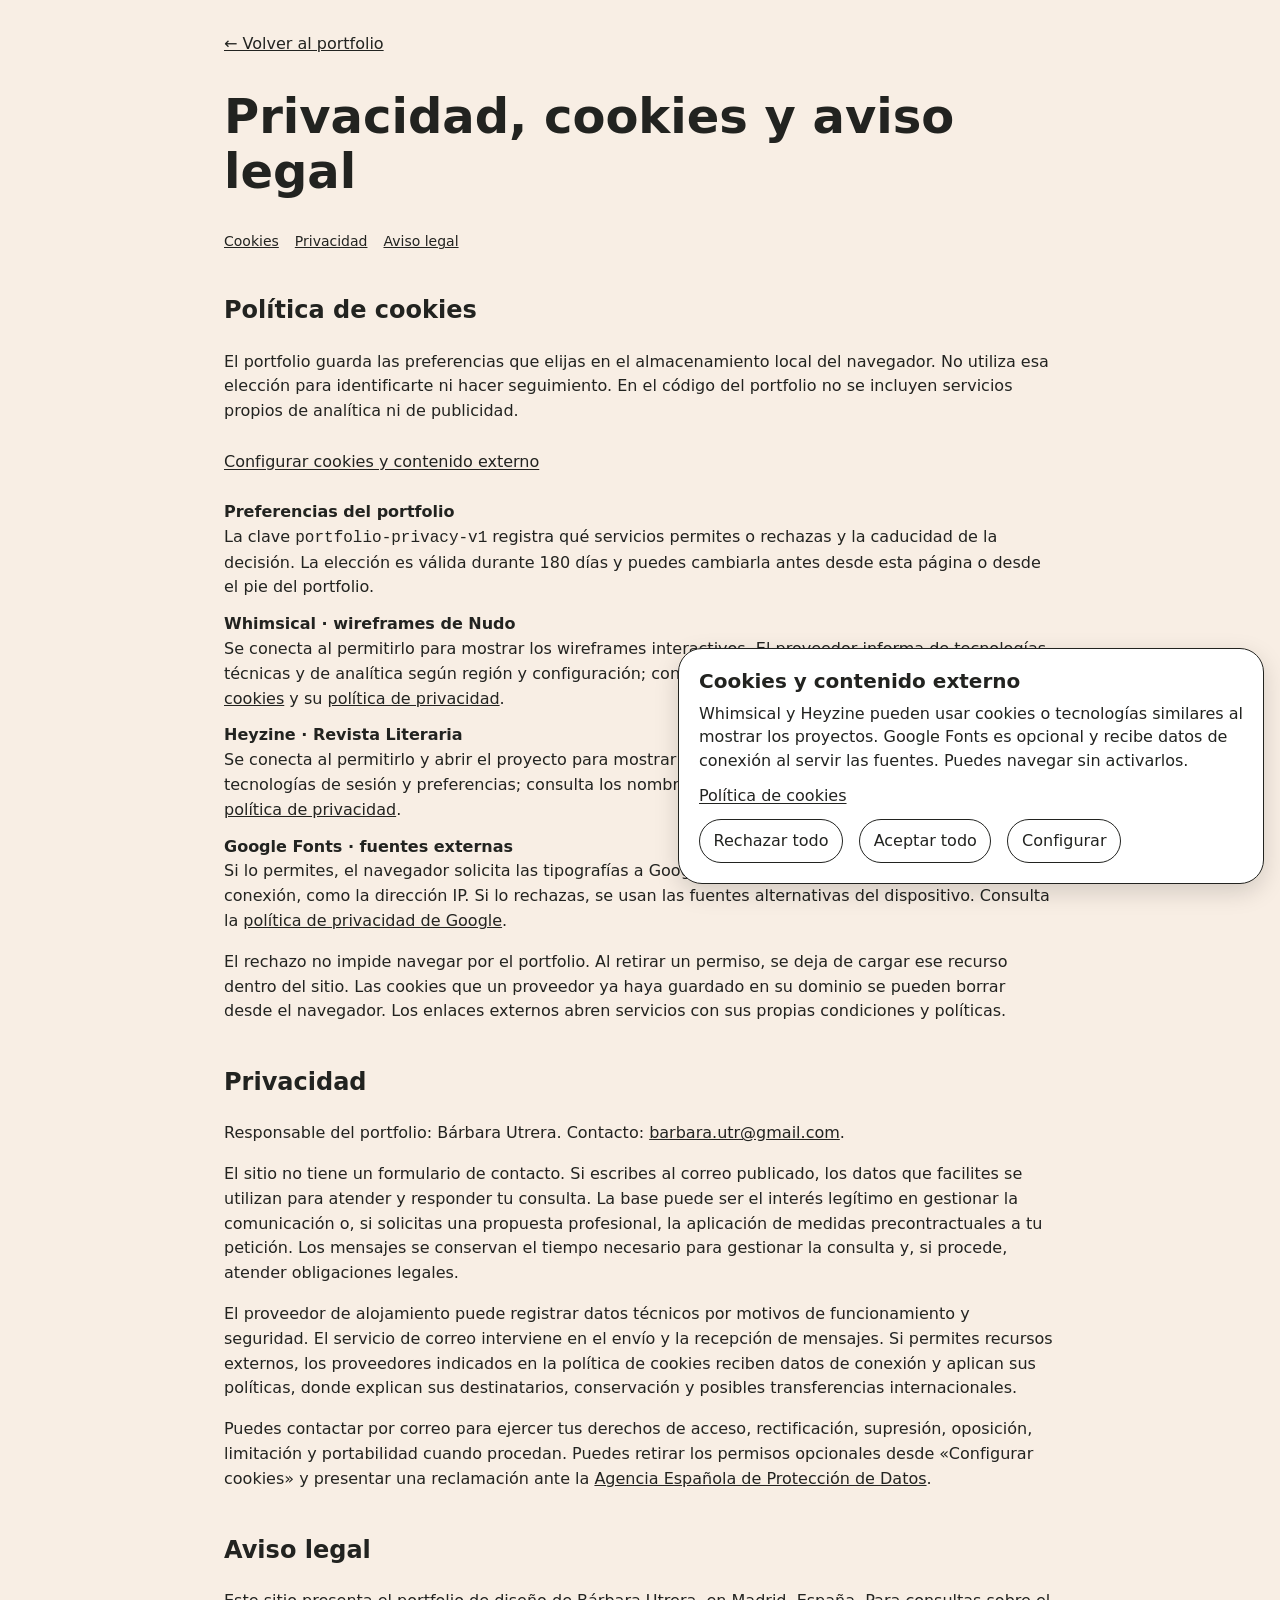
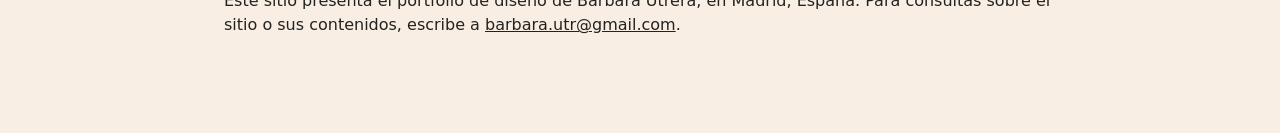
<file: privacidad.html>
<!doctype html>
<html lang="es">
<head>
    <meta charset="utf-8">
    <meta name="viewport" content="width=device-width, initial-scale=1">
    <title>Privacidad, cookies y aviso legal · Bárbara Utrera</title>
    <link rel="stylesheet" href="css/privacy.css">
    <script src="js/privacy.js" defer></script>
    <link rel="icon" type="image/svg+xml" href="assets/favicon.svg">
</head>
<body class="Privacy-legal">
    <main>
        <a href="index.html">← Volver al portfolio</a>
        <h1>Privacidad, cookies y aviso legal</h1>
        <nav class="Privacy-links" aria-label="Información legal">
            <a href="#cookies">Cookies</a><a href="#privacidad">Privacidad</a><a href="#aviso-legal">Aviso legal</a>
        </nav>
        <section id="cookies">
            <h2>Política de cookies</h2>
            <p>El portfolio guarda las preferencias que elijas en el almacenamiento local del navegador. No utiliza esa elección para identificarte ni hacer seguimiento. En el código del portfolio no se incluyen servicios propios de analítica ni de publicidad.</p>
            <button class="Privacy-button Privacy-open" type="button" data-privacy-open hidden>Configurar cookies y contenido externo</button>
            <dl>
                <dt>Preferencias del portfolio</dt>
                <dd>La clave <code>portfolio-privacy-v1</code> registra qué servicios permites o rechazas y la caducidad de la decisión. La elección es válida durante 180 días y puedes cambiarla antes desde esta página o desde el pie del portfolio.</dd>
                <dt>Whimsical · wireframes de Nudo</dt>
                <dd>Se conecta al permitirlo para mostrar los wireframes interactivos. El proveedor informa de tecnologías técnicas y de analítica según región y configuración; consulta los nombres y plazos en su <a href="https://whimsical.com/terms/cookie-policy">política de cookies</a> y su <a href="https://whimsical.com/terms/privacy">política de privacidad</a>.</dd>
                <dt>Heyzine · Revista Literaria</dt>
                <dd>Se conecta al permitirlo y abrir el proyecto para mostrar la revista interactiva. El proveedor documenta tecnologías de sesión y preferencias; consulta los nombres y plazos en su <a href="https://heyzine.com/legal/cookie-policy">política de cookies</a> y su <a href="https://heyzine.com/legal/privacy-policy">política de privacidad</a>.</dd>
                <dt>Google Fonts · fuentes externas</dt>
                <dd>Si lo permites, el navegador solicita las tipografías a Google y comparte los datos técnicos de la conexión, como la dirección IP. Si lo rechazas, se usan las fuentes alternativas del dispositivo. Consulta la <a href="https://policies.google.com/privacy?hl=es">política de privacidad de Google</a>.</dd>
            </dl>
            <p>El rechazo no impide navegar por el portfolio. Al retirar un permiso, se deja de cargar ese recurso dentro del sitio. Las cookies que un proveedor ya haya guardado en su dominio se pueden borrar desde el navegador. Los enlaces externos abren servicios con sus propias condiciones y políticas.</p>
        </section>
        <section id="privacidad">
            <h2>Privacidad</h2>
            <p>Responsable del portfolio: Bárbara Utrera. Contacto: <a href="mailto:barbara.utr@gmail.com">barbara.utr@gmail.com</a>.</p>
            <p>El sitio no tiene un formulario de contacto. Si escribes al correo publicado, los datos que facilites se utilizan para atender y responder tu consulta. La base puede ser el interés legítimo en gestionar la comunicación o, si solicitas una propuesta profesional, la aplicación de medidas precontractuales a tu petición. Los mensajes se conservan el tiempo necesario para gestionar la consulta y, si procede, atender obligaciones legales.</p>
            <p>El proveedor de alojamiento puede registrar datos técnicos por motivos de funcionamiento y seguridad. El servicio de correo interviene en el envío y la recepción de mensajes. Si permites recursos externos, los proveedores indicados en la política de cookies reciben datos de conexión y aplican sus políticas, donde explican sus destinatarios, conservación y posibles transferencias internacionales.</p>
            <p>Puedes contactar por correo para ejercer tus derechos de acceso, rectificación, supresión, oposición, limitación y portabilidad cuando procedan. Puedes retirar los permisos opcionales desde «Configurar cookies» y presentar una reclamación ante la <a href="https://www.aepd.es/">Agencia Española de Protección de Datos</a>.</p>
        </section>
        <section id="aviso-legal">
            <h2>Aviso legal</h2>
            <p>Este sitio presenta el portfolio de diseño de Bárbara Utrera, en Madrid, España. Para consultas sobre el sitio o sus contenidos, escribe a <a href="mailto:barbara.utr@gmail.com">barbara.utr@gmail.com</a>.</p>
        </section>
    </main>
</body>
</html>
</file>
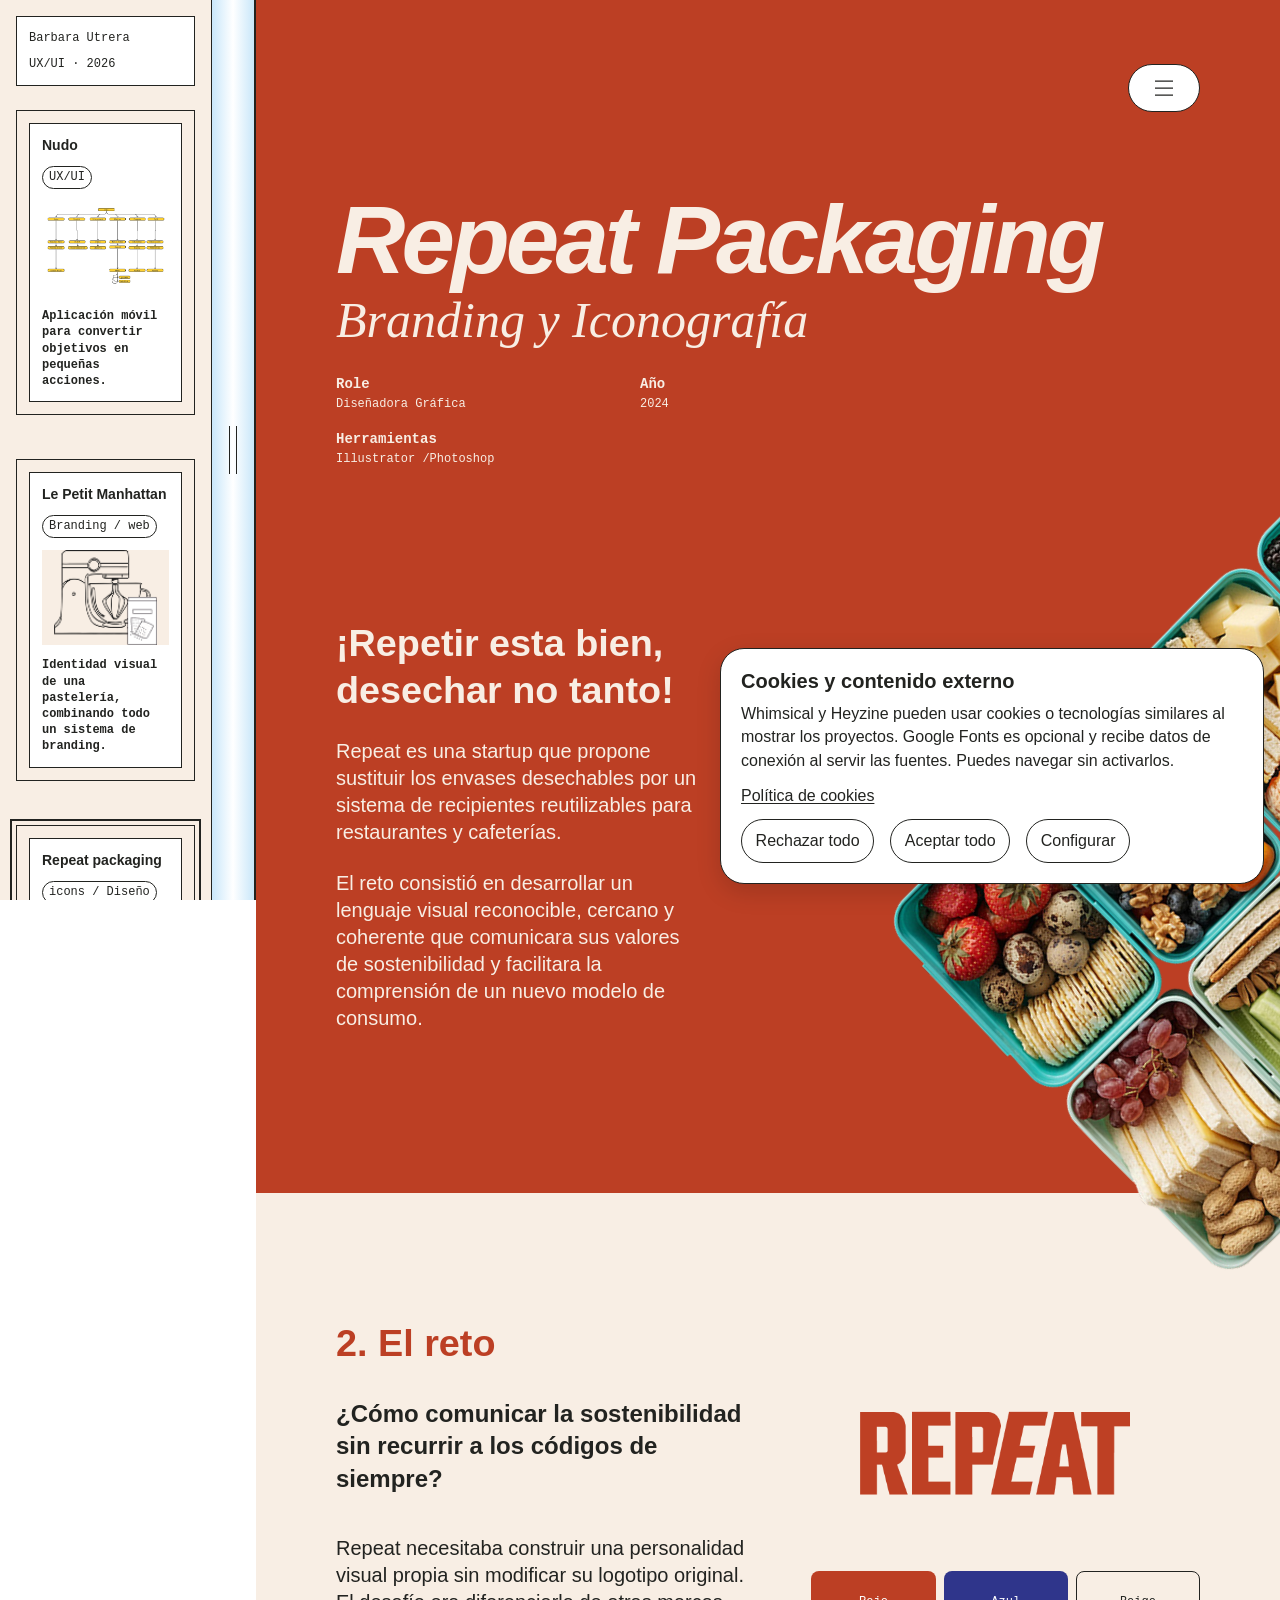
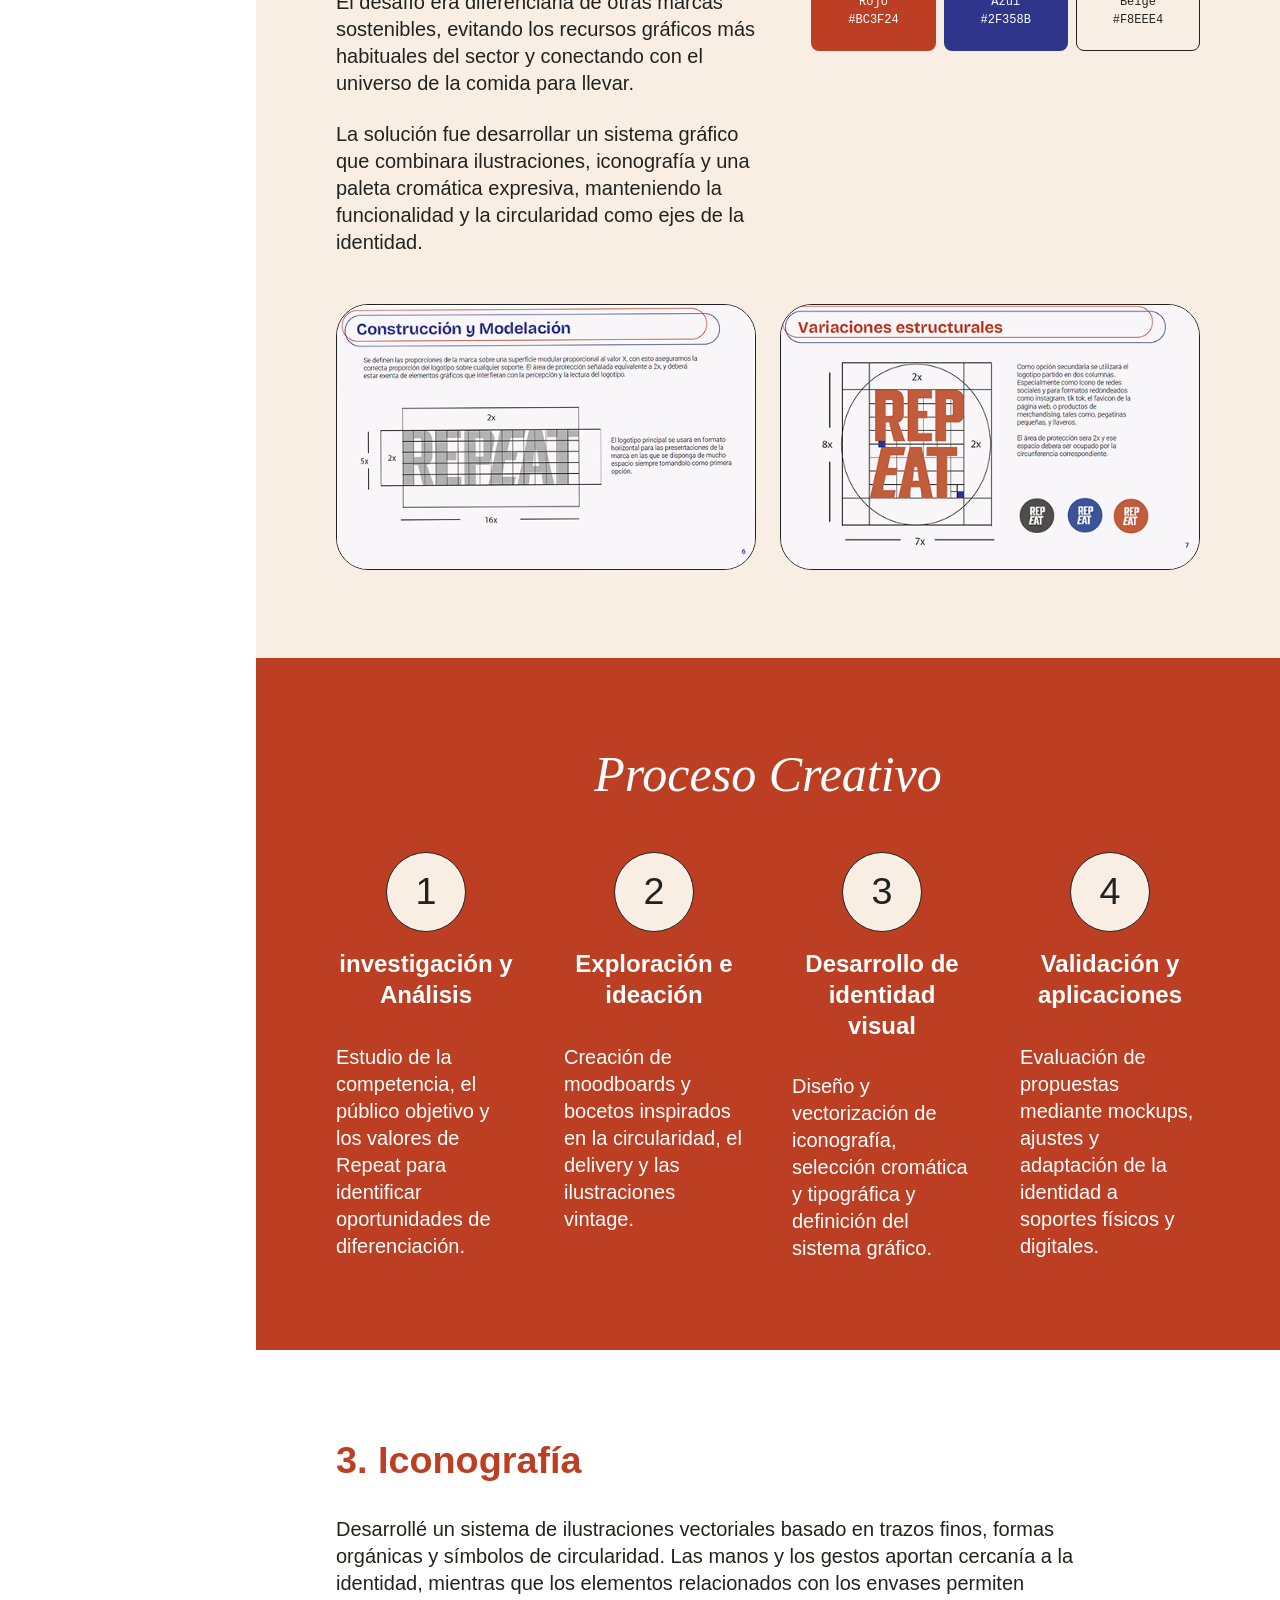
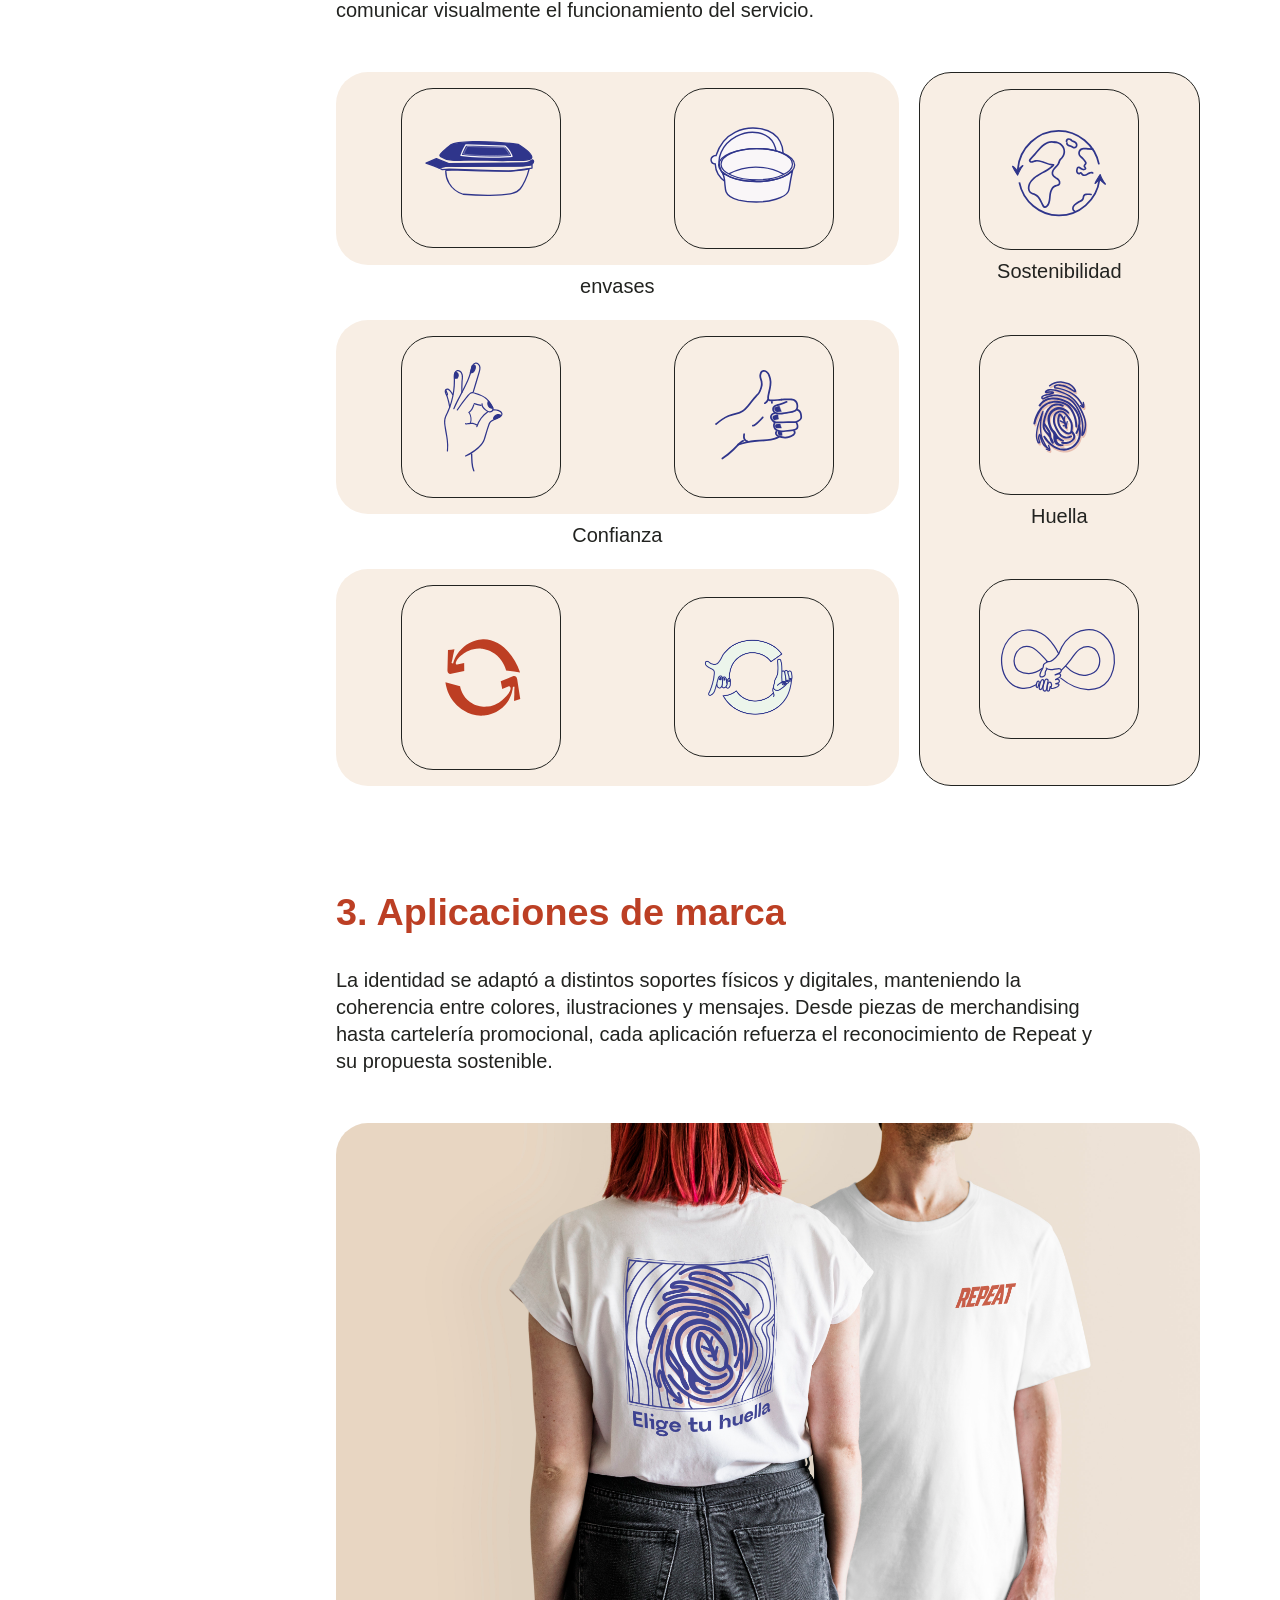
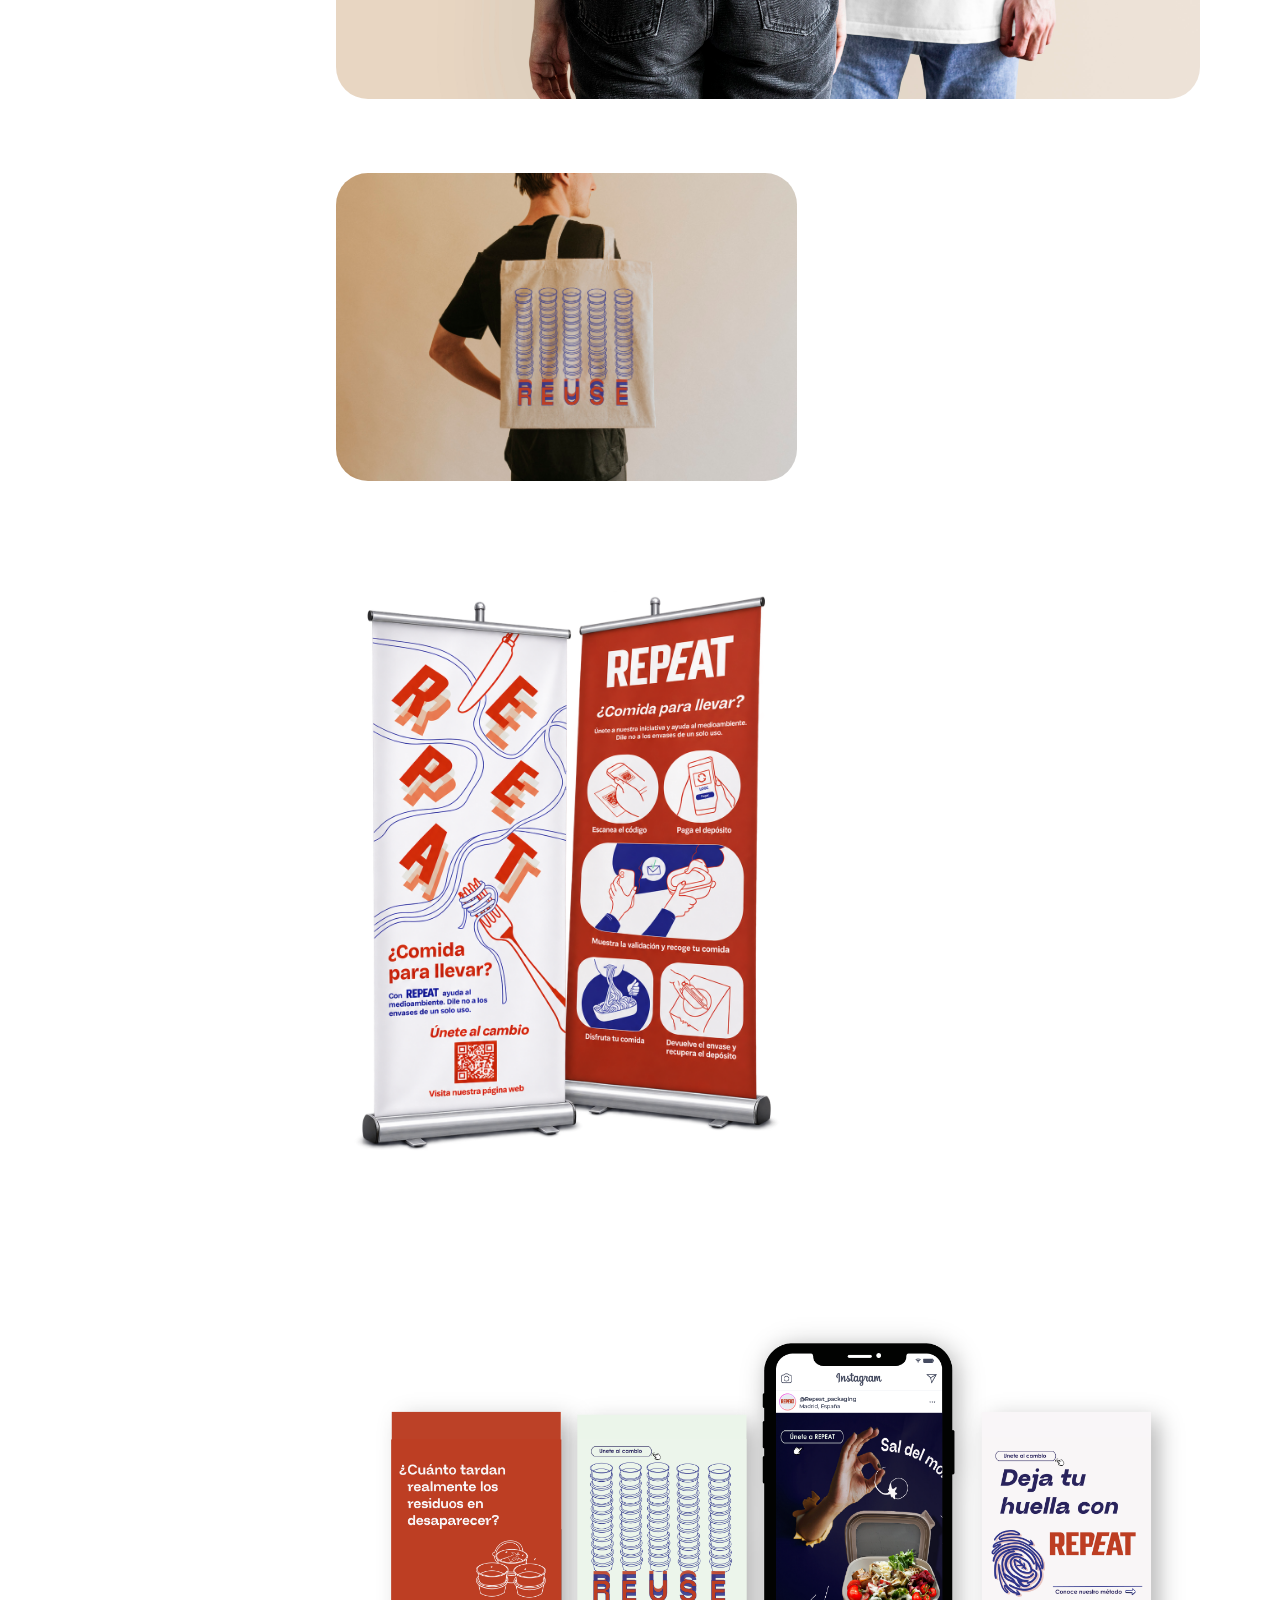
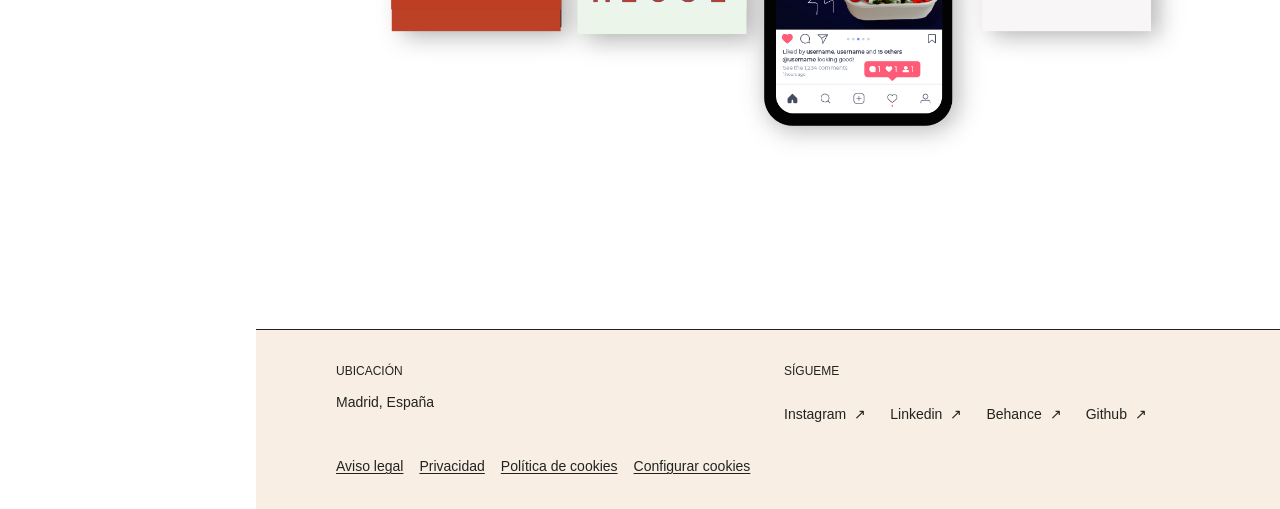
<file: repeat-packaging.html>
<!DOCTYPE html>
<html lang="es">

<head>
    <meta charset="UTF-8">
    <meta name="viewport" content="width=device-width, initial-scale=1.0">
    <title>
        Repeat Packaging — Branding y Iconografía
    </title>
    <link rel="stylesheet" href="css/nudo.css">
    <link rel="stylesheet" href="css/components.css">
    <link rel="stylesheet" href="css/repeat-packaging.css">


    <link
        data-privacy-fonts="https://fonts.googleapis.com/css2?family=EB+Garamond:ital,wght@1,400;1,500&amp;family=Host+Grotesk:ital,wght@0,400;0,500;0,600;0,700;1,700&amp;family=IBM+Plex+Mono:wght@400;500;700&amp;family=Quicksand:wght@400;500;600;700&amp;display=swap"
        rel="stylesheet">
    <script src="js/script.js" defer>
    </script>
    <link rel="stylesheet" href="css/privacy.css">
    <script src="js/privacy.js" defer></script>
    <link rel="icon" type="image/svg+xml" href="assets/favicon.svg">
</head>

<body data-project="repeat">
    <a class="Skip" href="#main">
        Saltar al contenido
    </a>
    <div class="Layout">
        <div class="Sidebar" role="complementary" id="sidebar" aria-label="Proyectos de portfolio">
            <button class="Sidebar-toggle" type="button" aria-controls="sidebar-content" aria-expanded="true"
                aria-label="Cerrar panel de proyectos" hidden>
                <span class="Sidebar-grip" aria-hidden="true">
                </span>
            </button>
            <div class="Sidebar-content" id="sidebar-content">
                <nav class="Sidebar-nav" aria-label="Índice de proyectos">
                    <a class="Sidebar-current" data-project="nudo" href="index.html">
                        Barbara Utrera
                        <span>
                            UX/UI · 2026
                        </span>
                    </a>
                    <ul class="Sidebar-list">
                        <li class="Sidebar-item">
                            <a class="Card" data-project="nudo" href="nudo.html">
                                <div class="Card-wrapper">
                                    <p class="Card-title">
                                        Nudo
                                    </p>
                                    <span class="Card-tag">
                                        UX/UI
                                    </span>
                                    <div class="Media Media--card">
                                        <img class="Card-image" data-placeholder src="./assets/Nudo/site_map.png"
                                            alt="Arquitectura de información de Nudo" width="240" height="180"
                                            loading="lazy">
                                        <div class="Media-placeholder">
                                            <span class="Media-label">
                                                Arquitectura de información de Nudo
                                            </span>
                                            <span class="Media-file">
                                                assets/Nudo/site_map.png
                                            </span>
                                        </div>
                                    </div>
                                    <p class="Card-text">
                                        Aplicación móvil para convertir objetivos en pequeñas acciones.
                                    </p>
                                </div>
                            </a>
                        </li>
                        <li class="Sidebar-item">
                            <a class="Card" data-project="manhattan" href="le-petit-manhattan.html">
                                <div class="Card-wrapper">
                                    <p class="Card-title">
                                        Le Petit Manhattan
                                    </p>
                                    <span class="Card-tag">
                                        Branding /
                                        web
                                    </span>
                                    <div class="Media Media--card">
                                        <img class="Card-image" data-placeholder src="assets/Landing/project-image.png"
                                            alt="Ilustración de utensilios de pastelería de Le Petit Manhattan"
                                            width="240" height="180" loading="lazy">
                                        <div class="Media-placeholder">
                                            <span class="Media-label">
                                                Ilustración de
                                                utensilios de
                                                pastelería de Le Petit Manhattan
                                            </span>
                                            <span class="Media-file">
                                                assets/manhattan.png
                                            </span>
                                        </div>
                                    </div>
                                    <p class="Card-text">
                                        Identidad visual de una pastelería, combinando todo un sistema
                                        de branding.
                                    </p>
                                </div>
                            </a>
                        </li>
                        <li class="Sidebar-item">
                            <a class="Card is-active" data-project="repeat" href="repeat-packaging.html"
                                aria-current="page">
                                <div class="Card-wrapper">
                                    <p class="Card-title">
                                        Repeat packaging
                                    </p>
                                    <span class="Card-tag">
                                        icons /
                                        Diseño
                                    </span>
                                    <div class="Media Media--card">
                                        <img class="Card-image" data-placeholder src="assets/Landing/project-card-wrapper-repeat-content-part-03.png"
                                            alt="Ilustración de envases del proyecto Repeat packaging" width="240"
                                            height="180" loading="lazy">
                                        <div class="Media-placeholder">
                                            <span class="Media-label">
                                                Ilustración de
                                                envases del proyecto
                                                Repeat packaging
                                            </span>
                                            <span class="Media-file">
                                                assets/repeat.png
                                            </span>
                                        </div>
                                    </div>
                                    <p class="Card-text">
                                        Diseño de packaging e iconos.
                                    </p>
                                </div>
                            </a>
                        </li>
                    </ul>
                </nav>
            </div>
        </div>
        <div class="Page">
            <header class="Header Header--repeat">
                <div class="Menu">
                    <button class="Menu-button" type="button" data-menu-toggle aria-label="Menú principal"
                        aria-expanded="false" aria-controls="project-menu">
                        <svg class="Menu-icon" width="24" height="24" viewBox="0 0 24 24" fill="none" aria-hidden="true"
                            focusable="false">
                            <path d="M3 5h18M3 12h18M3 19h18" stroke="currentColor" stroke-width="1.25" />
                        </svg>
                    </button>
                    <nav class="Menu-panel" id="project-menu" hidden aria-label="Navegación principal">
                        <ul class="Menu-list">
                            <li>
                                <a class="Menu-link" href="index.html">
                                    Home
                                </a>
                            </li>
                            <li>
                                <a class="Menu-link" href="sobremi.html">
                                    Sobre mí
                                </a>
                            </li>
                            <li>
                                <a class="Menu-link is-active" href="nudo.html" aria-current="page">
                                    Proyectos
                                </a>
                            </li>
                            <li>
                                <a class="Menu-link" href="library.html">
                                    Libreria
                                </a>
                            </li>
                        </ul>
                    </nav>
                </div>
            </header>
            <main id="main" tabindex="-1">
                <section class="Hero Hero--repeat" aria-labelledby="hero-title">
                    <div class="Hero-wrapper Hero-wrapper--repeat">
                        <header class="Hero-heading u-reveal">
                            <h1 class="Hero-title Hero-title--repeat" id="hero-title">
                                Repeat Packaging
                            </h1>
                            <p class="Hero-subtitle Hero-subtitle--repeat">
                                Branding y Iconografía
                            </p>
                            <div class="Hero-meta Hero-meta--repeat">
                                <div>
                                    <p class="Hero-label">
                                        Role
                                    </p>
                                    <p class="Hero-value">
                                        Diseñadora Gráfica
                                    </p>
                                </div>
                                <div>
                                    <p class="Hero-label">
                                        Año
                                    </p>
                                    <p class="Hero-value">
                                        2024
                                    </p>
                                </div>
                                <div>
                                    <p class="Hero-label">
                                        Herramientas
                                    </p>
                                    <p class="Hero-value">
                                        Illustrator /Photoshop
                                    </p>
                                </div>
                            </div>
                        </header>
                        <div class="Hero-description u-reveal">
                            <p class="Hero-lead">
                                ¡Repetir esta bien,
                                <br>
                                desechar no tanto!
                            </p>
                            <p class="Hero-body">
                                Repeat es una startup que propone sustituir los envases desechables por un sistema de
                                recipientes reutilizables para restaurantes y cafeterías.
                            </p>
                            <p class="Hero-body">
                                El reto consistió en desarrollar un lenguaje visual reconocible, cercano y coherente que
                                comunicara sus valores de sostenibilidad y facilitara la comprensión de un nuevo modelo
                                de consumo.
                            </p>
                        </div>
                        <div class="Hero-picture">
                            <img class="Repeat-image Hero-image Hero-image--float"
                                src="assets/Repeat/Customizacion2.png"
                                alt="Recipientes reutilizables de Repeat con frutas, verduras, sándwiches y otros alimentos"
                                decoding="async">
                        </div>
                    </div>
                </section>
                <section class="Challenge u-reveal" aria-labelledby="challenge-title">
                    <div class="Repeat-wrapper Challenge-wrapper">
                        <div class="Challenge-content">
                            <h2 class="Repeat-title u-reveal" id="challenge-title">
                                2. El reto
                            </h2>
                            <p class="Challenge-question">
                                ¿Cómo comunicar la sostenibilidad
                                <br>
                                sin recurrir a los códigos de
                                <br>
                                siempre?
                            </p>
                            <p class="Repeat-text">
                                Repeat necesitaba construir una personalidad visual propia sin modificar su logotipo
                                original. El desafío era diferenciarla de otras marcas sostenibles, evitando los
                                recursos gráficos más habituales del sector y conectando con el universo de la comida
                                para llevar.
                            </p>
                            <p class="Repeat-text">
                                La solución fue desarrollar un sistema gráfico que combinara ilustraciones, iconografía
                                y una paleta cromática expresiva, manteniendo la funcionalidad y la circularidad como
                                ejes de la identidad.
                            </p>
                        </div>
                        <div class="Challenge-brand">
                            <div class="Challenge-logo u-reveal">
                                <img class="Repeat-image" src="./assets/Repeat/repeat-07.png" width="545" height="335"
                                    alt="Logotipo original de REPEAT en rojo" loading="lazy" decoding="async">
                            </div>
                            <div class="Palette u-reveal">
                                <ul class="Palette-list Palette-list--repeat" aria-label="Paleta de marca de Repeat">
                                    <li class="Palette-item">
                                        <div class="Palette-swatch Palette-swatch--red">
                                            <span class="Palette-name">
                                                Rojo
                                            </span>
                                            <span>
                                                #BC3F24
                                            </span>
                                        </div>
                                    </li>
                                    <li class="Palette-item">
                                        <div class="Palette-swatch Palette-swatch--blue">
                                            <span class="Palette-name">
                                                Azul
                                            </span>
                                            <span>
                                                #2F358B
                                            </span>
                                        </div>
                                    </li>
                                    <li class="Palette-item">
                                        <div class="Palette-swatch Palette-swatch--beige">
                                            <span class="Palette-name">
                                                Beige
                                            </span>
                                            <span>
                                                #F8EEE4
                                            </span>
                                        </div>
                                    </li>
                                </ul>
                            </div>
                        </div>
                        <div class="Challenge-gallery">
                            <div class="Media Challenge-placeholder u-reveal">
                                <img class="Repeat-image" data-placeholder src="assets/Repeat/image 15.jpg"
                                    alt="Construcción y Modelación" width="1200" height="760" loading="lazy">
                                <div class="Media-placeholder">
                                    <span class="Media-label">
                                        Construcción y Modelación
                                    </span>
                                </div>
                            </div>
                            <div class="Media Challenge-placeholder u-reveal">
                                <img class="Repeat-image" data-placeholder src="assets/Repeat/image 16.jpg"
                                    alt="Variaciones estructurales" width="1200" height="760" loading="lazy">
                                <div class="Media-placeholder">
                                    <span class="Media-label">
                                        Variaciones estructurales
                                    </span>
                                </div>
                            </div>
                        </div>
                    </div>
                </section>
                <section class="Process u-reveal" aria-labelledby="process-title">
                    <div class="Repeat-wrapper">
                        <h2 class="Section-title Process-heading u-reveal" id="process-title">
                            Proceso Creativo
                        </h2>
                        <ul class="Process-list">
                            <li class="Process-step u-reveal" style="--delay: 0ms">
                                <section class="Process-content">
                                    <span class="Process-number" aria-hidden="true">
                                        1
                                    </span>
                                    <h3 class="Process-title">
                                        investigación y Análisis
                                    </h3>
                                    <p class="Process-text">
                                        Estudio de la competencia, el público objetivo y los valores de Repeat para
                                        identificar oportunidades de diferenciación.
                                    </p>
                                </section>
                            </li>
                            <li class="Process-step u-reveal" style="--delay: 80ms">
                                <section class="Process-content">
                                    <span class="Process-number" aria-hidden="true">
                                        2
                                    </span>
                                    <h3 class="Process-title">
                                        Exploración e ideación
                                    </h3>
                                    <p class="Process-text">
                                        Creación de moodboards y bocetos inspirados en la circularidad, el delivery y
                                        las ilustraciones vintage.
                                    </p>
                                </section>
                            </li>
                            <li class="Process-step u-reveal" style="--delay: 160ms">
                                <section class="Process-content">
                                    <span class="Process-number" aria-hidden="true">
                                        3
                                    </span>
                                    <h3 class="Process-title">
                                        Desarrollo de identidad visual
                                    </h3>
                                    <p class="Process-text">
                                        Diseño y vectorización de iconografía, selección cromática y tipográfica y
                                        definición del sistema gráfico.
                                    </p>
                                </section>
                            </li>
                            <li class="Process-step u-reveal" style="--delay: 240ms">
                                <section class="Process-content">
                                    <span class="Process-number" aria-hidden="true">
                                        4
                                    </span>
                                    <h3 class="Process-title">
                                        Validación y aplicaciones
                                    </h3>
                                    <p class="Process-text">
                                        Evaluación de propuestas mediante mockups, ajustes y adaptación de la identidad
                                        a soportes físicos y digitales.
                                    </p>
                                </section>
                            </li>
                        </ul>
                    </div>
                </section>
                <section class="Icons u-reveal" aria-labelledby="icons-title">
                    <div class="Repeat-wrapper">
                        <h2 class="Repeat-title u-reveal" id="icons-title">
                            3. Iconografía
                        </h2>
                        <p class="Repeat-text Repeat-text--intro">
                            Desarrollé un sistema de ilustraciones vectoriales basado en trazos finos, formas orgánicas
                            y símbolos de circularidad. Las manos y los gestos aportan cercanía a la identidad, mientras
                            que los elementos relacionados con los envases permiten comunicar visualmente el
                            funcionamiento del servicio.
                        </p>
                        <div class="Icons-grid">
                            <div class="Icons-pairs">
                                <div class="Icons-set">
                                    <div class="Icons-pair">
                                        <div class="Icons-item u-reveal">
                                            <img class="Repeat-image" src="./assets/Repeat/envase_tapa.svg" width="220"
                                                height="209" alt="Ilustración de un envase reutilizable con tapa"
                                                loading="lazy" decoding="async">
                                        </div>
                                        <div class="Icons-item u-reveal">
                                            <img class="Repeat-image" src="./assets/Repeat/tupper.svg" width="227"
                                                height="230" alt="Ilustración de un recipiente reutilizable con asa"
                                                loading="lazy" decoding="async">
                                        </div>
                                    </div>
                                    <p class="Icons-label">
                                        envases
                                    </p>
                                </div>
                                <div class="Icons-set">
                                    <div class="Icons-pair">
                                        <div class="Icons-item u-reveal">
                                            <img class="Repeat-image" src="./assets/Repeat/manito_ok.svg" width="227"
                                                height="230" alt="Mano haciendo el gesto de aprobación" loading="lazy"
                                                decoding="async">
                                        </div>
                                        <div class="Icons-item u-reveal">
                                            <img class="Repeat-image" src="./assets/Repeat/manitos_arriba.svg" width="227"
                                                height="230" alt="Mano con el pulgar hacia arriba" loading="lazy"
                                                decoding="async">
                                        </div>
                                    </div>
                                    <p class="Icons-label">
                                        Confianza
                                    </p>
                                </div>
                                <div class="Icons-set">
                                    <div class="Icons-pair">
                                        <div class="Icons-item u-reveal">
                                            <img class="Repeat-image" src="./assets/Repeat/reciclaje.svg" width="288"
                                                height="337" alt="Flechas circulares que representan la reutilización"
                                                loading="lazy" decoding="async">
                                        </div>
                                        <div class="Icons-item u-reveal">
                                            <img class="Repeat-image" src="./assets/Repeat/manos_recycle.png" width="1119"
                                                height="942" alt="Manos que cierran un ciclo de reutilización"
                                                loading="lazy" decoding="async">
                                        </div>
                                    </div>
                                </div>
                            </div>
                            <div class="Icons-column">
                                <div class="Icons-set">
                                    <div class="Icons-item u-reveal">
                                        <img class="Repeat-image" src="./assets/Repeat/mundo.svg" width="227"
                                            height="230" alt="Planeta rodeado por flechas de circularidad"
                                            loading="lazy" decoding="async">
                                    </div>
                                    <p class="Icons-label">
                                        Sostenibilidad
                                    </p>
                                </div>
                                <div class="Icons-set">
                                    <div class="Icons-item u-reveal">
                                        <img class="Repeat-image" src="./assets/Repeat/Huella-13.svg" width="222"
                                            height="207" alt="Huella dactilar ilustrada" loading="lazy"
                                            decoding="async">
                                    </div>
                                    <p class="Icons-label">
                                        Huella
                                    </p>
                                </div>
                                <div class="Icons-set">
                                    <div class="Icons-item u-reveal">
                                        <img class="Repeat-image" src="./assets/Repeat/infinito_manos.svg" width="2444"
                                            height="1979" alt="Símbolo infinito formado por manos entrelazadas"
                                            loading="lazy" decoding="async">
                                    </div>
                                </div>
                            </div>
                        </div>
                    </div>
                </section>
                <section class="Applications u-reveal" aria-labelledby="applications-title">
                    <div class="Repeat-wrapper">
                        <h2 class="Repeat-title u-reveal" id="applications-title">
                            3. Aplicaciones de marca
                        </h2>
                        <p class="Repeat-text Repeat-text--intro">
                            La identidad se adaptó a distintos soportes físicos y digitales, manteniendo la coherencia
                            entre colores, ilustraciones y mensajes. Desde piezas de merchandising hasta cartelería
                            promocional, cada aplicación refuerza el reconocimiento de Repeat y su propuesta sostenible.
                        </p>
                        <div class="Applications-grid">
                            <div class="Applications-item Applications-item--wide u-reveal">
                                <video class="Hero-video Applications-video"
                                    src="assets/Repeat/openart-cgt-20261105092518-ib4f8_1793842055280_b79eb049.mp4"
                                    poster="assets/Repeat/camisas_opción1.jpg" width="1800" height="1200"
                                    muted loop playsinline controls preload="metadata"
                                    aria-label="Camisetas con la identidad visual de Repeat">
                                    Tu navegador no puede reproducir este vídeo.
                                </video>
                            </div>
                            <div class="Applications-item u-reveal">
                                <img class="Repeat-image" src="assets/Repeat/hombre_tote.jpg" width="1800" height="1200"
                                    alt="Bolsa de tela de Repeat con el mensaje REUSE" loading="lazy" decoding="async">
                            </div>
                            <div class="Applications-item u-reveal" style="--delay: 100ms">
                                <img class="Repeat-image" src="assets/Repeat/mock_up1.jpg" width="1366" height="1385"
                                    alt="Perfil de Instagram de Repeat" loading="lazy" decoding="async">
                            </div>
                            <div class="Applications-item u-reveal">
                                <img class="Repeat-image" src="assets/Repeat/Banners REPEAT_ comida sostenible.png"
                                    width="1122" height="1402" alt="Banners de Repeat sobre envases reutilizables"
                                    loading="lazy" decoding="async">
                            </div>
                            <div class="Applications-item u-reveal" style="--delay: 100ms">
                                <video class="Hero-video Applications-video Applications-video--portrait"
                                    src="assets/Repeat/Video Project 5.mp4" width="1080" height="1920"
                                    muted loop playsinline controls preload="metadata"
                                    aria-label="Vídeo de una persona con la gorra de Repeat">
                                    Tu navegador no puede reproducir este vídeo.
                                </video>
                            </div>
                            <div class="Applications-item Applications-item--wide u-reveal">
                                <img class="Repeat-image" src="assets/Repeat/instagram_mock_up_2-01.png" width="1563"
                                    height="1042" alt="Mockup de móvil y publicaciones de Instagram de Repeat"
                                    loading="lazy" decoding="async">
                            </div>
                        </div>
                    </div>
                </section>
        <p class="Notice" role="status" aria-live="polite">
        </p>
        </main>
        <footer class="Footer">
            <div class="Footer-wrapper">
                <div>
                    <p class="Footer-title">
                        UBICACIÓN
                    </p>
                    <p class="Footer-text">
                        Madrid, España
                    </p>
                </div>
                <nav aria-label="Redes sociales">
                    <p class="Footer-title">
                        SÍGUEME
                    </p>
                    <ul class="Footer-list">
                        <li>
                            <a class="Footer-link" role="link" tabindex="0" aria-disabled="true"
                                data-pending="Instagram" target="_blank" rel="noopener noreferrer">
                                Instagram
                                <span aria-hidden="true">
                                    ↗
                                </span>
                                <span class="u-visuallyHidden">
                                    : enlace
                                    pendiente
                                </span>
                            </a>
                        </li>
                        <li>
                            <a class="Footer-link" href="https://www.linkedin.com/in/barbara-utrera-3a4ba4217/"
                                target="_blank" rel="noopener noreferrer">
                                Linkedin
                                <span aria-hidden="true">
                                    ↗
                                </span>
                                <span class="u-visuallyHidden">, abre en otra pestaña</span>
                            </a>
                        </li>
                        <li>
                            <a class="Footer-link" href="https://www.behance.net/brbarautrera"
                                target="_blank" rel="noopener noreferrer">
                                Behance
                                <span aria-hidden="true">
                                    ↗
                                </span>
                                <span class="u-visuallyHidden">, abre en otra pestaña</span>
                            </a>
                        </li>
                        <li>
                            <a class="Footer-link" href="https://github.com/Butrera"
                                target="_blank" rel="noopener noreferrer">
                                Github
                                <span aria-hidden="true">
                                    ↗
                                </span>
                                <span class="u-visuallyHidden">, abre en otra pestaña</span>
                            </a>
                        </li>
                    </ul>
                </nav>
            </div>
            <nav class="Privacy-links" aria-label="Información legal">
                    <a class="Privacy-link" href="privacidad.html#aviso-legal">Aviso legal</a>
                    <a class="Privacy-link" href="privacidad.html#privacidad">Privacidad</a>
                    <a class="Privacy-link" href="privacidad.html#cookies">Política de cookies</a>
                    <button class="Privacy-open" type="button" data-privacy-open hidden>Configurar cookies</button>
                </nav>
        </footer>
    </div>
    </div>
</body>

</html>
</file>
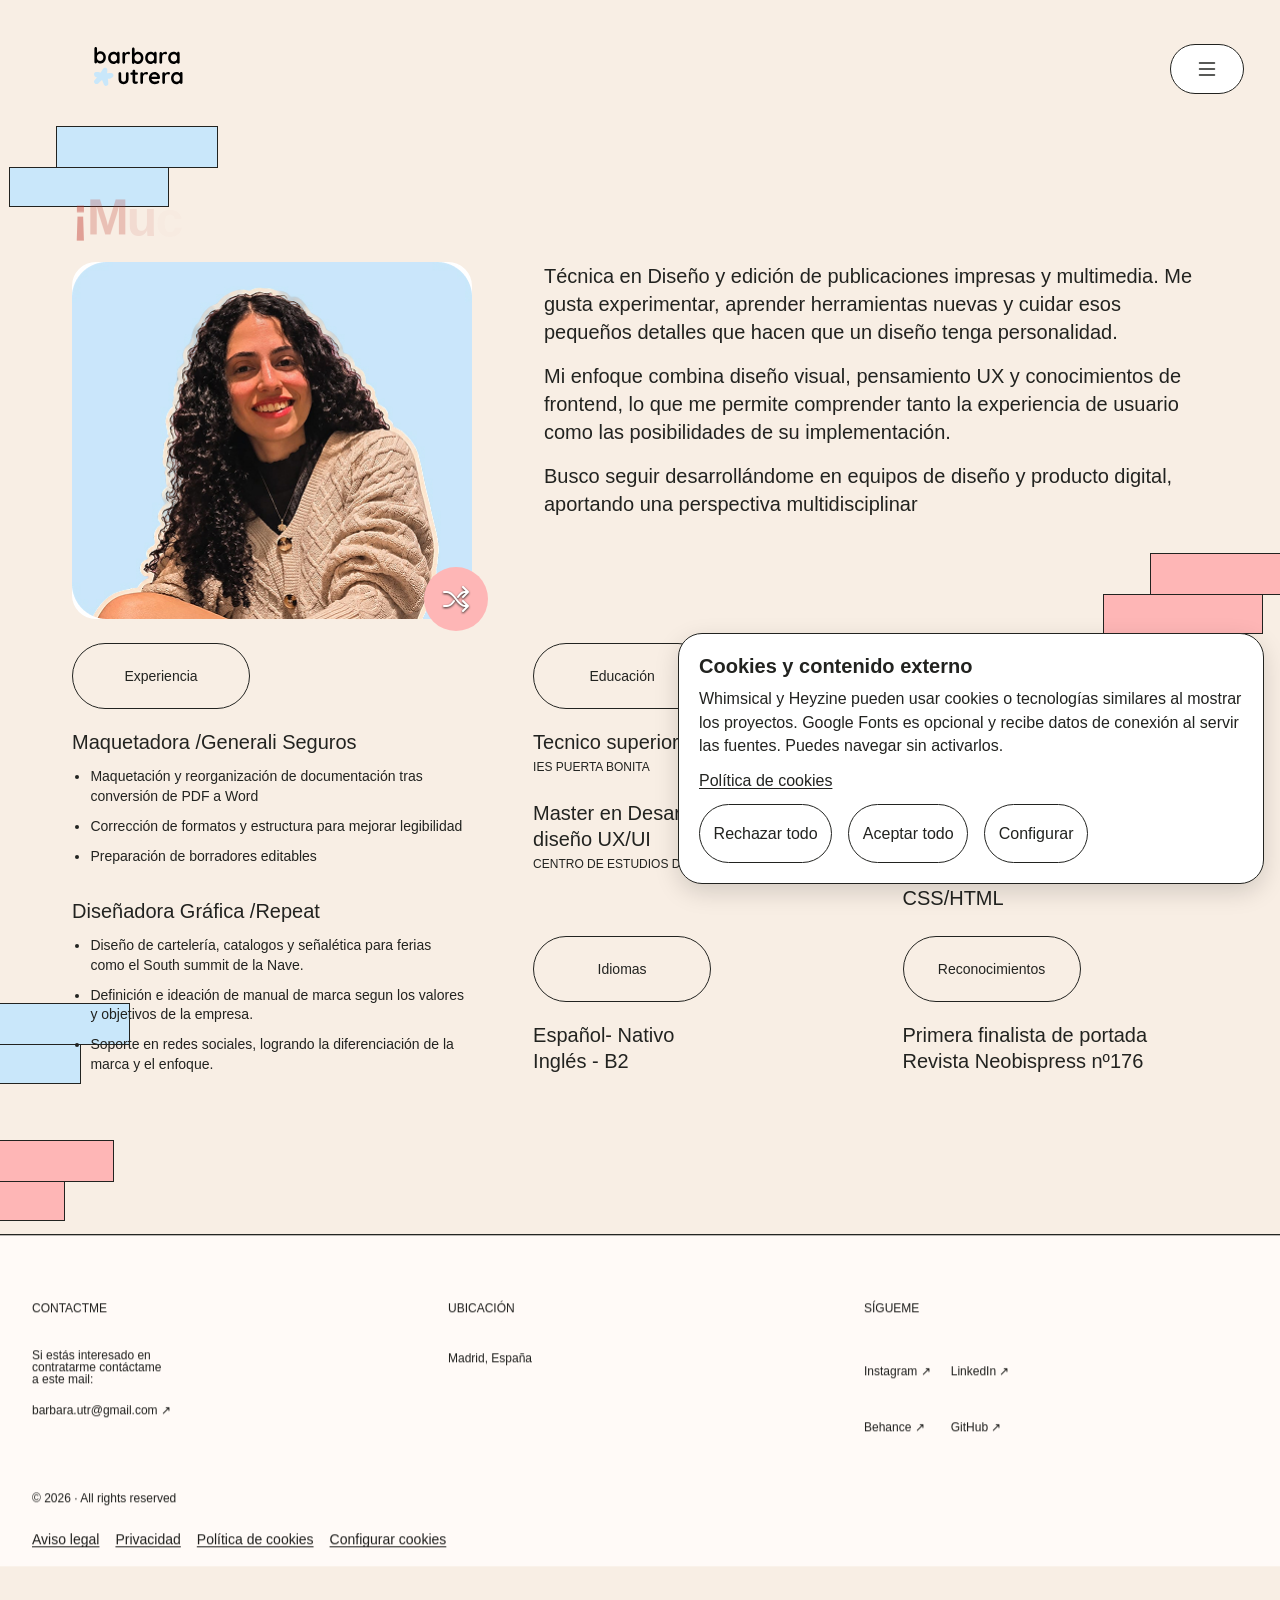
<file: sobremi.html>
<!DOCTYPE html>
<html lang="es">
<head>
    <meta charset="UTF-8">
    <meta name="viewport" content="width=device-width, initial-scale=1.0">
    <meta http-equiv="refresh" content="0; url=about.html">
    <link rel="canonical" href="about.html">
    <title>Sobre mí · Bárbara Utrera</title>
    <link rel="icon" type="image/svg+xml" href="assets/favicon.svg">
</head>
<body>
    <main><a href="about.html">Sobre mí</a></main>
</body>
</html>
</file>
<file: css/index.css>
@charset "UTF-8";


:root {
    font-size: 100%;
    font-family: system-ui, sans-serif;
    scroll-behavior: smooth;
    --rojo: #E5382D;
    --rosa: #FEB6B6;
    --beige: #F8EEE4;
    --negro: #222320;
    --celeste: #C9E7FA;
    --blanco: white;
    --color-cloud: var(--rosa);
    --espacio-header: 1.25rem;
    --borde-menu: 0.0625rem solid var(--negro);
    --radio-menu: 3rem;
    --duracion-menu: 300ms;

    --tipo-titular: 'Host Grotesk', sans-serif;
    --tipo-body: 'Quicksand', sans-serif;
    --font-size-body: 1.5rem;

    /* Modo Oscuro */

    [data-theme="dark"] {
        --color-cloud: var(--celeste);
    }

}




*:where(:not(html, iframe, canvas, img, svg, video, audio):not(svg *, symbol *)) {
    all: unset;
    display: revert;
}

*::before,
*::after {
    display: block;
    box-sizing: border-box;
}

img,
picture,
video,
iframe,
figure,
canvas {
    max-width: 100%;
    width: 100%;
    display: block;
    height: initial;
}

a {
    display: block;
    text-decoration: none;
    color: inherit;
    font: inherit;
}

p {
    hyphens: none;
}

p a {
    display: inline;
}

li,
menu,
summary {
    list-style: none;
}

ol {
    counter-reset: revert;
}

h1,
h2,
h3,
h4,
h5,
h6,
p,
span,
a,
strong,
blockquote,
i,
b,
u,
em,
mark,
del,
pre,
code {
    font: inherit;
    line-height: 1em;
    color: inherit;
    text-decoration: none;
    text-wrap: pretty;
    hyphens: none;
}

blockquote:before,
blockquote:after,
q:before,
q:after {
    content: "";
    content: none;
}

form,
input,
textarea,
select,
button,
label {
    font: inherit;
    hyphens: auto;
    background-color: transparent;
    color: inherit;
    display: block;
}

textarea {
    white-space: pre-wrap;
}

button,
label {
    cursor: pointer;
}

::placeholder {
    color: unset;
}

table,
tr,
td,
th,
thead,
tbody,
tfoot {
    border-collapse: collapse;
    border-spacing: 0;
    font: inherit;
}

svg {
    width: 100%;
    display: block;
    height: initial;
    fill: currentColor;
}

p svg {
    display: inline;
    width: initial;
}

:where([draggable="true"]) {
    -webkit-user-drag: element;
}

body {
    min-height: 100vh;
    color: inherit;
    line-height: 1.5em;
    -webkit-hyphens: auto;
    -ms-hyphens: auto;
    hyphens: auto;
    font-smooth: always;
    -webkit-font-smoothing: antialiased;
    -moz-osx-font-smoothing: grayscale;
}


body {
    background-color: var(--beige);
    color: var(--negro);
    font-family: var(--tipo-body);
}

/*Comienzo de Header */
.Header {
    padding-top: 2rem;
    justify-content: space-between;
    display: flex;
    align-items: flex-end;
    gap: 1rem;
    position: sticky;
    top: 0;
    z-index: 10;
}

.Header-logo {
    flex-shrink: 0;
    width: 7rem;
  

}

.Header-img {
    width: 100%;

}

/* Menú: versión móvil */
.Menu {
    display: flex;
    flex-direction: column;
    align-items: flex-end;
    padding-right: 3rem;
    padding-left: 3rem;

}

/* Botón de hamburguesa */
.Menu-btn {
    order: -1;
    flex-shrink: 0;

    display: flex;
    justify-content: center;
    align-items: center;

    width: 4.5rem;
    height: 3rem;


    border: var(--borde-menu);
    border-radius: var(--radio-menu);

    background-color: var(--beige);
    color: var(--negro);
    cursor: pointer;

    transition:
        background-color var(--duracion-menu) ease,
        color var(--duracion-menu) ease;
}

.Menu-icon {
    width: 1.5rem;
    height: 1.5rem;
    flex-shrink: 0;
}

/* Panel: se expande hacia abajo */
.Menu-panel {
    display: grid;
    grid-template-rows: 1fr;

    opacity: 1;
    visibility: visible;

    transition:
        grid-template-rows 10ms ease opacity 10ms ease visibility 10ms ease;
}

.Menu-list {
    display: flex;
    flex-direction: column;
    gap: 0.625rem;

    min-height: 0;
    overflow: hidden;
}

/* Separación del botón incluida en el contenido retráctil */
.Menu-item:first-child {
    margin-top: 0.75rem;
}

/* Enlaces con aspecto de botón */
.Menu-link {
    display: flex;
    justify-content: center;
    align-items: center;

    width: 7rem;
    min-height: 3rem;
    padding: 0.2rem 1rem;

    border: var(--borde-menu);
    border-radius: var(--radio-menu);

    background-color: var(--beige);
    color: var(--negro);

    font-family: var(--tipo-body);
    font-size: 0.875rem;
    line-height: 1.25;
    text-align: center;
    white-space: nowrap;

    transition:
        background-color var(--duracion-menu) ease,
        color var(--duracion-menu) ease;
}

/* Página actual y hover */
.Menu-link.is-active,
.Menu-link:hover,
.Menu-btn:hover {
    background-color: var(--negro);
    color: var(--beige);
}

/* Foco accesible, dibujado hacia dentro para evitar recortes */
.Header-logo:focus-visible,
.Menu-link:focus-visible,
.Menu-btn:focus-visible {
    outline: 0.125rem solid var(--rojo);
    outline-offset: -0.25rem;
}

/* Menú cerrado: JavaScript activa is-enhanced */
.Menu.is-enhanced .Menu-panel {
    grid-template-rows: 0fr;
    opacity: 0;
    visibility: hidden;
    pointer-events: none;
}

/* Menú abierto */
.Menu.is-enhanced.is-open .Menu-panel {
    grid-template-rows: 1fr;
    opacity: 1;
    visibility: visible;
    pointer-events: auto;
}


/* Escritorio: apertura hacia la izquierda */
@media (min-width: 60em) {
    :root {
        --espacio-header: 3rem;
    }

    .Header {
        align-items: center;
    }

    .Header-logo {
        width: 9rem;
    }

    .Menu {
        flex-direction: row;
        justify-content: flex-end;
        align-items: center;
    }

    .Menu-btn {
        order: 0;
    }

    .Menu-panel {
        grid-template-rows: 1fr;
        grid-template-columns: 1fr;

        transition:
            grid-template-columns var(--duracion-menu) ease,
            opacity var(--duracion-menu) ease,
            visibility var(--duracion-menu) ease;
    }

    .Menu-list {
        flex-direction: row;
        align-items: center;
        min-width: 0;
    }

    .Menu-item {
        flex-shrink: 0;
    }

    .Menu-item:first-child {
        margin-top: 0;
    }

    .Menu-item:last-child {
        margin-right: 0.625rem;
    }

    .Menu.is-enhanced .Menu-panel {
        grid-template-rows: 1fr;
        grid-template-columns: 0fr;
    }

    .Menu.is-enhanced.is-open .Menu-panel {
        grid-template-columns: 1fr;
    }
}

/* MAIN Introducción de portfolio */
.Hero {

    width: 100%;
    min-height: 37rem;
    border-bottom: 3px solid #1d1d1b;
    margin: 6rem auto 0rem;
    padding-top: 5rem;
    overflow-x: clip;
}

.Hero-intro {

    max-width: 1fr;
    min-height: 400px;
    margin: auto;
    padding: 3rem;

}

.Hero-hi {

    padding: 1rem;
    text-align: center;
    font-weight: 800;
    font-size: clamp(3rem, 4vw, 8rem);

}

.Hero-presentation {

    width: 90%;
    margin: auto;
    padding: 2rem;
    max-width: 30rem;
    font-size: var(--font-size-body);
    justify-content: center;
    align-items: center;
    text-align: center;
    hyphens: none;
}


/* Nubes de la landing (cielo) */
.Hero-sky {

    width: 100%;
    min-height: 800px;
    position: absolute;
    top: 0;
    z-index: 2;

    overflow-x: clip;

}

/* estilos comunes de las nubes */
.Cloud {
    width: clamp(8rem, 16vw, 22rem);
    position: absolute;
    animation: moverNube 8s ease-in-out infinite alternate;

}

.Cloud-svg {
    width: 100%;
    height: auto;
    display: block;
}

.Cloud-svg path {
    color: var(--color-cloud);
}


.Hero-decor-izq {

    position: absolute;

    top: 0;
    animation-delay: -3s;
}

.Hero-decor-der {


    position: absolute;
    top: 20%;
    right: 20%;
    animation-delay: -2s;

}

.Hero-decor-der-bot {

    position: absolute;
    top: 80%;
    right: 0;
    animation-delay: -4s;

}

.Hero-decor-izq-bot {

    position: absolute;
    top: 80%;
    left: 15%;
    animation-delay: -2s;
}

/* Animación */
@keyframes moverNube {
    0% {
        transform: translateX(-30px);
    }

    100% {
        transform: translateX(30px);
    }
}

@media (prefers-reduced-motion: reduce) {
    .Cloud {
        animation: none;
    }
}

/* SECCIÓN PROYECTOS */

/* Descripción */
.Hero-projects {

    width: 100%;

    display: grid;
    grid-template-columns: 1fr 1.5fr;
    gap: 4rem;
    align-items: center;
}


.Projects-title {
    width: 90%;
    min-width: 0;
    margin: 0 auto;
}

.Projects-h2 {

    font-family: var(--tipo-titular);
    font-size: 3rem;
    padding-bottom: 2rem;
}

.Projects-description {

    padding-bottom: 2rem;
    font-family: var(--tipo-body);
    font-size: 1.2rem;
    line-height:1.5;
}

.Projects-button {

    display: flex;
    align-items: center;
    width: fit-content;
    min-height: 3rem;
    padding: 0.7rem;

    border: var(--borde-menu);
    border-radius: var(--radio-menu);

    background-color: var(--beige);
    color: var(--negro);
    cursor: pointer;

  transition:
    background-color var(--duracion-menu) ease,
    color var(--duracion-menu) ease;
}
.Projects-button:hover,
.Projects-button:focus-visible {
    background-color: var(--negro);
    color: var(--blanco);
}


/* Edificio */
.Projects-building {
    min-width: 0;
}

.Building {}

.Building-roof {

    width: 100%;
    min-height: 100px;
}

.Building-roof img {
    width: 100%;
    height: 100%;
    object-fit: cover;
    display: block;
}



/* Ventanas */

.Building-grid {

    width: 88%;
    margin: auto;
    padding: 2rem;
    min-width: 0;
    border-left: 3px solid var(--negro);
    border-right: 3px solid var(--negro);

}

.Building-top {


    width: 100%;
    padding-bottom: 2rem;

    display: grid;
    grid-template-columns: repeat(2, minmax(0, 1fr));
    gap: 2rem;

}

.Building-middle {

    width: 100%;
    padding-bottom: 2rem;
    display: grid;
    grid-template-columns: repeat(2, minmax(0, 1fr));
    gap: 2rem;
}

.Building-bottom {

    width: 100%;
}

.Window-video {
    box-sizing: border-box;
    width: 100%;
    display: block;
    border: 2px solid var(--negro);
    border-radius: 2px;
}

/* Ventana */
.Window {
    position: relative;
    display: block;
    overflow: visible;
    box-sizing: border-box;
    padding: 10px;
    background-color: var(--blanco);
    border: 2px solid var(--negro);
    border-radius: 6px;
    transition: transform 250ms ease;
}


.Window:hover,
.Window:focus-visible {
    transform: scale(1.07);
    z-index: 2;
}

/* Vídeo */
.Window-video {

    display: block;
    width: 100%;
    height: auto;
}

/* Burbuja */
.Window-tooltip {
    position: absolute;
    bottom: calc(100% + 12px);
    left: 50%;

    transform: translate(-50%, 10px);

    padding: 0.65rem 1rem;
    background-color: white;
    color: #1d1d1b;

    border: 1.5px solid #1d1d1b;
    border-radius: 12px;

    font-family: 'Quicksand', sans-serif;
    font-size: 1rem;
    font-weight: 700;
    white-space: nowrap;

    opacity: 0;
    visibility: hidden;

    transition:
        opacity 0.3s ease,
        transform 0.3s ease,
        visibility 0.3s ease;

    pointer-events: none;
    z-index: 10;
}

/* Mostrar al interactuar */
.Window:hover .Window-tooltip,
.Window:focus-visible .Window-tooltip {
    opacity: 1;
    visibility: visible;
    transform: translate(-50%, 0);
}

/* TABLET: 900px o menos         */


@media (max-width: 900px) {

    /* Texto arriba y edificio debajo */
    .Hero-projects {
        grid-template-columns: minmax(0, 1fr);
        gap: 3rem;
    }

    /* Edificio */
    .Projects-building {
        width: 100%;
        min-width: 0;
    }

    /* Dos ventanas por fila */
    .Building-top,
    .Building-middle {
        grid-template-columns: repeat(2, minmax(0, 1fr));
        gap: 1rem;
    }

    /* Vídeos adaptados a sus ventanas */
    .Window-video {
        width: 100%;
        height: auto;
        display: block;
    }
}


/* MÓVIL */
@media (max-width: 600px) {

    .Menu {
        width: 95%;


    }
    .Hero-intro{
        display:none;
    }
    .Hero-sky{
   
    }
    .Header-logo {
        display: none;

    }

    .Hero {
        overflow-x: clip;
    }

    .Hero-projects {
        grid-template-columns: minmax(0, 1fr);
        
    }
    .Projects-h2{
        font-size:2rem;
    }

    .Projects-title {
        width: 90%;
        min-width: 0;
        margin: 0 auto;
        padding-top: -2rem;
    }

    .Projects-building {
        width: 100%;

    }

    .Building-grid {
        padding: 1rem;
    }

    .Building-top,
    .Building-middle {
        grid-template-columns: minmax(0, 1fr);
        gap: 1.5rem;
    }

    .Building-window {
        width: 100%;
        min-width: 0;
    }

    .Window-video {
        width: 100%;
        height: auto;
        display: block;

    }

    .Hero-decor-der-bot {}

    .Hero-sky {
        position: absolute;
        width: 100%;
        top: 0;
        left: 0;
        overflow: clip;
    }
}



/* Java Script */
.Menu {
    position: relative;
    display: flex;
    flex-direction: row;
    align-items: center;
    justify-content: flex-end;
}

/* Panel que aparece a la izquierda */

.Menu-panel {
    position: absolute;
    top: 50%;
    right: calc(100% + 0.75rem);

    width: max-content;

    transform: translateY(-50%) translateX(10px);

    opacity: 0;
    visibility: hidden;
    pointer-events: none;

    transition:
        transform 300ms ease,
        opacity 300ms ease,
        visibility 300ms ease;
}

.Menu-list {
    display: flex;
    flex-direction: row;
    align-items: center;
    min-width: 0;
    overflow: hidden;
}

/* Estado cerrado */

.Menu.is-enhanced .Menu-panel {
    opacity: 0;
    visibility: hidden;
    pointer-events: none;
}

/* Estado abierto */

.Menu.is-enhanced.is-open .Menu-panel {
    opacity: 1;
    visibility: visible;
    pointer-events: auto;

    transform: translateY(-50%) translateX(0);
}

/* BOTÓN HAMBURGUESA */

.Menu-btn {
    order: 0;
}


/* MENÚ MÓVIL */

@media (max-width: 59.999em) {

    .Menu {
        flex-direction: column;
        align-items: flex-end;
    }

    .Menu-panel {
        top: calc(100% + 0.75rem);
        right: 0;

        width: max-content;

        transform: translateY(-10px);
    }

    .Menu-list {
        flex-direction: column;
        overflow: visible;
    }

    .Menu-btn {
        order: -1;
    }

    .Menu.is-enhanced.is-open .Menu-panel {
        transform: translateY(0);
    }
}


.Hero-intro {
    transition: opacity 0.5s ease, visibility 0.5s ease;
}

/* Footer */

.Footer {
    background-color: #fffaf7;
    color: #1d1d1b;
    padding: 4rem 2rem 1rem;
    border-top: none;
    font-family: 'Quicksand', sans-serif;
}

/* GRID PRINCIPAL */

.Footer-grid {
    display: grid;
    grid-template-columns: repeat(3, minmax(0, 1fr));
    column-gap: 3rem;
}

/* TÍTULOS */

.Footer-title {
    font-family: 'Quicksand', sans-serif;
    font-size: 0.75rem;
    font-weight: 500;
    text-transform: uppercase;
    margin-bottom: 2rem;
}

/* CONTACTO */

.Footer-description {
    font-size: 0.75rem;
    line-height: 1.3;
    margin-bottom: 1rem;
}

.Footer-email {
    font-size: 0.75rem;
    text-decoration: none;
    color: inherit;
}

/* UBICACIÓN */

.Footer-text {
    font-size: 0.75rem;
    line-height: 1.5;
}

/* REDES SOCIALES */

.Footer-links {
    display: grid;
    grid-template-columns: repeat(2, max-content);
    column-gap: 2rem;
    row-gap: 1.5rem;
}

.Footer-link {
    font-size: 0.75rem;
    color: inherit;
    text-decoration: none;
    transition: opacity 0.3s ease;
}

.Footer-link:hover,
.Footer-email:hover {
    opacity: 0.6;
}

/* COPYRIGHT */

.Footer-bottom {
    margin-top: 2rem;
}

.Footer-copyright {
    font-size: 0.7rem;
}

/* TABLET */

@media (max-width: 900px) {
    .Footer-grid {
        grid-template-columns: repeat(2, minmax(0, 1fr));
        row-gap: 3rem;
    }
}

/* MÓVIL */

@media (max-width: 600px) {
    .Footer {
        padding: 3rem 1.5rem 1.5rem;
    }

    .Footer-grid {
        grid-template-columns: 1fr;
        row-gap: 2.5rem;
    }

    .Footer-title {
        margin-bottom: 1rem;
    }

    .Footer-links {
        column-gap: 2rem;
        row-gap: 1rem;
    }

    .Footer-bottom {
        margin-top: 3rem;
    }
}
/* Ajustes de móvil y tablet: contenido dentro de su contenedor. */
@media (max-width: 959px) {
    *, *::before, *::after { box-sizing: border-box; }
    .Header { padding: 1.25rem; align-items: center; }
    .Menu { width: auto; padding: 0; margin-left: auto; }
    .Menu-panel { right: 0; max-width: calc(100vw - 2.5rem); }
    .Menu-link { width: 9rem; max-width: 100%; }
    .Menu-item:first-child { margin-top: 0; }
    .Hero-intro { max-width: 40rem; padding-inline: 1.25rem; }
    .Hero-presentation { width: 100%; padding-inline: 0; line-height: 1.4; }
    .Hero-projects { grid-template-columns: minmax(0, 1fr); gap: 3rem; }
    .Projects-title { text-align: center; max-width: 38rem; }
    .Projects-button { margin-inline: auto; text-align: center; }
    .Building-grid { width: 88%; }
    .Footer-email { overflow-wrap: anywhere; }
}

@media (max-width: 600px) {
    .Hero { position: relative; margin-top: 1.5rem; padding-top: 0; min-height: 0; }
    .Hero-intro { display: block; position: relative; z-index: 3; min-height: 0; padding-block: 3rem 4rem; }
    .Hero-presentation { font-size: 1.125rem; }
    .Hero-sky { min-height: 0; height: 23rem; pointer-events: none; }
    .Cloud { width: 5rem; }
    .Hero-decor-der { top: 3%; right: 8%; }
    .Hero-decor-izq-bot { top: 72%; left: 4%; }
    .Hero-decor-der-bot { top: 72%; }
    .Projects-title { width: 100%; padding: 0 1.25rem; }
    .Projects-h2 { line-height: 1.15; }
    .Projects-description { font-size: 1rem; }
    .Projects-building { max-width: 32rem; margin-inline: auto; }
    .Building-roof { min-height: 0; }
    .Window-tooltip { max-width: 100%; white-space: normal; text-align: center; }
    .Footer { text-align: center; }
    .Footer-links { justify-content: center; }
}

/* Pantalla de carga de la portada */
.Splash {
    position: fixed;
    inset: 0;
    z-index: 100;
    display: grid;
    place-items: center;
    padding: 1.5rem;
    background: var(--beige);
    color: var(--negro);
    transition: opacity 250ms ease;
}
.Splash[hidden] { display: none; }
.Splash.is-complete { opacity: 0; pointer-events: none; }
body.is-loading { overflow: hidden; }

.Splash-content {
    display: grid;
    justify-items: center;
    gap: 1.25rem;
    inline-size: min(100%, 14rem);
}
.Splash-ghost {
    inline-size: clamp(5rem, 18vw, 9rem);
    block-size: auto;
    animation: Splash-float 850ms ease-in-out infinite alternate;
}
.Splash-track {
    inline-size: 100%;
    block-size: 0.25rem;
    overflow: hidden;
    border-radius: 2rem;
    background: color-mix(in srgb, var(--negro) 18%, var(--beige));
}
.Splash-line {
    display: block;
    inline-size: 100%;
    block-size: 100%;
    border-radius: inherit;
    background: var(--negro);
    transform-origin: left center;
    animation: Splash-fill 3s ease-out both;
}
.Splash.is-complete .Splash-line { animation: none; transform: scaleX(1); }
.Splash-label { font: 500 0.875rem/1.4 var(--tipo-body); }

@keyframes Splash-float {
    from { transform: translateY(0.35rem); }
    to { transform: translateY(-0.65rem); }
}
@keyframes Splash-fill {
    from { transform: scaleX(0.08); }
    to { transform: scaleX(0.9); }
}
@media (prefers-reduced-motion: reduce) {
    .Splash, .Splash-ghost, .Splash-line { animation: none; transition: none; }
    .Splash-line { transform: scaleX(0.5); }
}
</file>
<file: css/privacy.css>
.Privacy-banner {
    position: fixed;
    inset: auto 1rem 1rem auto;
    z-index: 80;
    inline-size: min(calc(100% - 2rem), 34rem);
    max-block-size: calc(100dvh - 2rem);
    overflow: auto;
    padding: 1.25rem;
    border: var(--border, 1px solid #222320);
    border-radius: 1.5rem;
    background: var(--blanco, #fff);
    color: var(--negro, #222320);
    box-shadow: 0 0.5rem 1.5rem rgb(0 0 0 / 15%);
    font: 400 1rem/1.45 var(--tipo-body, system-ui);
}
.Privacy-title { margin: 0 0 0.6rem; font: 700 1.25rem/1.2 var(--tipo-titular, system-ui); }
.Privacy-text { margin: 0 0 0.75rem; font: inherit; line-height: inherit; }
.Privacy-actions, .Privacy-links { display: flex; flex-wrap: wrap; align-items: center; gap: 0.6rem 1rem; }
.Privacy-button {
    display: inline-flex;
    align-items: center;
    justify-content: center;
    padding: 0.4rem 0.85rem;
    min-block-size: 2.75rem;
    border: var(--border, 1px solid #222320);
    border-radius: 2rem;
    background: var(--blanco, #fff);
    color: var(--negro, #222320);
    font: inherit;
    cursor: pointer;
    text-align: center;
}
.Privacy-button:hover { background: var(--beige, #f8eee4); }
.Privacy-link, .Privacy-open { font: inherit; color: inherit; text-decoration: underline; text-underline-offset: 0.15em; }
.Privacy-open { background: none; border: 0; padding: 0; cursor: pointer; }
.Privacy-banner :focus-visible, .Privacy-button:focus-visible, .Privacy-open:focus-visible, .Privacy-link:focus-visible {
    outline: 2px solid currentColor;
    outline-offset: 3px;
}
.Privacy-options { padding: 0.8rem 0; }
.Privacy-option { display: flex; align-items: flex-start; gap: 0.65rem; margin-block-end: 0.6rem; cursor: pointer; }
.Privacy-option input { all: revert; flex: none; margin: 0.2rem 0 0; inline-size: 1.1rem; block-size: 1.1rem; }
.Privacy-links { margin-block-start: 1.25rem; font: 400 0.875rem/1.5 var(--tipo-body, system-ui); }
.Privacy-placeholder { display: grid; justify-items: center; align-content: center; gap: 0.7rem; padding: 1.25rem; text-align: center; }
.Privacy-placeholder p { margin: 0; }
.Privacy-legal { margin: 0; background: #f8eee4; color: #222320; font: 400 1rem/1.55 system-ui, sans-serif; }
.Privacy-legal main { max-inline-size: 52rem; margin-inline: auto; padding: 2rem 1rem 5rem; }
.Privacy-legal h1 { font-size: clamp(1.85rem, 5vw, 3rem); line-height: 1.15; }
.Privacy-legal section { margin-block-start: 2.5rem; }
.Privacy-legal a { color: inherit; overflow-wrap: anywhere; }
.Privacy-legal dt { font-weight: 700; margin-block-start: 0.75rem; }
.Privacy-legal dd { margin-inline-start: 0; }
.Privacy-banner[hidden], .Privacy-options[hidden], .Privacy-open[hidden],
.Privacy-placeholder[hidden], [data-privacy-frame][hidden], [data-privacy-allow][hidden] { display: none; }
</file>
<file: css/nudo.css>
/* 1. Variables */
:root {
    --repeat-rojo: #BC3F24;
    --repeat-azul: #2F358B;
    --marca-fucsia: #B80943;
    --marca-amarillo: #F2B861;
    --marca-blanco: #FEFBF4;
    --marca-negro: #1D1D1B;
    font-size: 100%;
    font-family: system-ui, sans-serif;
    scroll-behavior: smooth;
    --rojo: #E5382D;
    --rosa: #FEB6B6;
    --beige: #F8EEE4;
    --negro: #222320;
    --celeste: #C9E7FA;
    --blanco: #FFFFFF;
    --tipo-titular: 'Host Grotesk', sans-serif;
    --tipo-serif: 'High Tower Text', 'EB Garamond', Georgia, serif;
    --tipo-mono: 'IBM Plex Mono', monospace;
    --tipo-body: 'Quicksand', sans-serif;
    --size-hero: clamp(3.5rem, 2rem + 6vw, 6rem);
    --size-title: clamp(2rem, 1.25rem + 2.5vw, 3.125rem);
    --size-body: clamp(1rem, 0.9rem + 0.5vw, 1.25rem);
    --size-step-title: clamp(1.25rem, 1.1rem + 0.6vw, 1.5rem);
    --size-step-number: clamp(1.75rem, 1.4rem + 1.2vw, 2.5rem);
    --size-label: 0.875rem;
    --size-value: 0.75rem;
    --border: 0.0625rem solid var(--negro);
    --espacio-side: 2.75rem;
    --espacio-sidebar: 16rem;

    --espacio-header: 1.25rem;
    --borde-menu: var(--border);
    --radio-menu: 3rem;
    --duracion-menu: 300ms;
    --espacio-page: 1.5rem;
    --espacio-section: 4rem;
    --espacio-gap: 2rem;
}

/* 2. Base y accesibilidad */
* {
    box-sizing: border-box;
}

body {
    margin: 0;
    color: var(--negro);
    background: var(--blanco);
    font-family: var(--tipo-body);
    font-size: var(--size-body);
    line-height: 1.5;
}

a {
    color: inherit;
    text-decoration: none;
}

button {
    color: inherit;
    font: inherit;
    cursor: pointer;
}

button,
a,
[tabindex] {
    -webkit-tap-highlight-color: transparent;
}

:focus-visible {
    outline: 0.1875rem solid var(--rojo);
    outline-offset: 0.25rem;
}

img {
    display: block;
    max-inline-size: 100%;
}

figure,
dl,
dd,
p,
h1,
h2,
h3,
h4 {
    margin: 0;
}

ul,
ol {
    margin: 0;
    padding: 0;
}

button,
a {
    touch-action: manipulation;
}

.u-visuallyHidden {
    position: absolute;
    inline-size: 0.0625rem;
    block-size: 0.0625rem;
    padding: 0;
    margin: -0.0625rem;
    overflow: hidden;
    clip-path: inset(50%);
    white-space: nowrap;
    border: 0;
}

.Skip {
    position: fixed;
    inset: 1rem auto auto 1rem;
    z-index: 30;
    transform: translateY(-200%);
    padding: 0.75rem 1rem;
    border: var(--border);
    background: var(--blanco);
    font-size: var(--size-label);
}

.Skip:focus {
    transform: translateY(0);
}

/* 3. Estructura */
.Layout {
    min-inline-size: 0;
}

.Page {
    min-inline-size: 0;
}

.Page.is-ready {
    margin-inline-start: var(--espacio-side);
    transition: margin-inline-start 0.45s ease;
}

/* 4. Ventana lateral: el tirador siempre queda accesible */
.Sidebar {
    min-inline-size: 0;
    background: var(--beige);
    border-inline-end: var(--border);
}

.Sidebar.is-ready {
    position: fixed;
    inset: 0 auto 0 0;
    inline-size: var(--espacio-sidebar);
    z-index: 20;
    transform: translateX(calc(-100% + var(--espacio-side)));
    transition: transform 0.45s ease;
}

.Sidebar.is-open {
    transform: translateX(0);
}

.Sidebar-content {
    padding: 1rem;
}

.Sidebar-content.is-ready {
    inline-size: calc(100% - var(--espacio-side));
    block-size: 100%;
    overflow-y: auto;
    overscroll-behavior: contain;
}

.Sidebar-toggle {
    position: absolute;
    inset: 0 0 0 auto;
    inline-size: var(--espacio-side);
    padding: 0;
    border: 0;
    border-inline: var(--border);
    background: linear-gradient(90deg, var(--celeste), var(--blanco), var(--celeste));
    display: grid;
    place-items: center;
}

.Sidebar-grip {
    inline-size: 0.5rem;
    block-size: 3rem;
    border-inline: var(--border);
}

.Sidebar-current {
    display: flex;
    justify-content: space-between;
    flex-wrap: wrap;
    align-items: center;
    gap: 0.5rem;
    border: var(--border);
    padding: 0.75rem;
    margin-block-end: 1.5rem;
    font-family: var(--tipo-mono);
    font-size: var(--size-value);
    background: var(--blanco);
}

.Sidebar-current.is-active {
    outline: 0.125rem solid var(--negro);
    outline-offset: 0.125rem;
}

.Sidebar-list {
    display: grid;
    gap: 2.75rem;
    list-style: none;
}

.Card {
    display: block;
    padding: 0.75rem;
    background: var(--beige);
    border: var(--border);
    transition: background-color 300ms ease, border-color 300ms ease;
}

@media (hover: hover) {
    .Card:hover {
        background-color: var(--rojo);
        border-color: var(--rojo);
    }
}

.Card-wrapper {
    min-block-size: 15rem;
    display: flex;
    align-items: flex-start;
    flex-direction: column;
    gap: 0.75rem;
    padding: 0.75rem;
    background: var(--blanco);
    border: var(--border);
}

.Card-title {
    font: 600 var(--size-label)/1.3 var(--tipo-titular);
}

.Card-tag {
    max-inline-size: 100%;
    padding: 0.125rem 0.375rem;
    border: var(--border);
    border-radius: 2rem;
    font: 400 var(--size-value)/1.4 var(--tipo-mono);
}

.Card-text {
    margin-block-start: auto;
    font: 700 var(--size-value)/1.35 var(--tipo-mono);
    overflow-wrap: anywhere;
}

.Card.is-active {
    outline: 0.125rem solid var(--negro);
    outline-offset: 0.25rem;
}

/* 5. Recursos: cada tipo tiene su propio ajuste */
.Media {
    position: relative;
    inline-size: 100%;
    min-inline-size: 0;
    overflow: hidden;
    background: var(--beige);

}

.Media-placeholder {
    position: absolute;
    inset: 0;
    display: grid;
    align-content: center;
    justify-items: center;
    gap: 0.75rem;
    padding: 1rem;
    border: var(--border);
    background: var(--beige);
    text-align: center;
}

.Media-label {
    max-inline-size: 28rem;
    font-family: var(--tipo-body);
    font-size: var(--size-label);
    line-height: 1.45;
}

.Media-file {
    max-inline-size: 100%;
    font-family: var(--tipo-mono);
    font-size: var(--size-value);
    overflow-wrap: anywhere;
}

.Media--card {
    aspect-ratio: 4 / 3;
}

.Card-image {
    display: block;
    inline-size: 100%;
    block-size: 100%;
    object-fit: contain;
}

.Media--portrait {
    aspect-ratio: 1;
    max-inline-size: 12rem;
    border-radius: 50%;
}

.Persona-photo {
    display: block;
    inline-size: 100%;
    block-size: 100%;
    object-fit: cover;
    object-position: center;
}


.Media--hero {
    inline-size: 100%;
    max-inline-size: 32rem;
    block-size: calc(17rem * 90 / 43);
    justify-self: center;
}

/* El vídeo completo se ajusta dentro de una ventana más alta, sin zoom ni recorte. */
.Hero-video {
    display: block;
    inline-size: 100%;
    block-size: 100%;
    object-fit: contain;
    object-position: center;
    transform: none;
    background: var(--blanco);
}

.Hero-video.is-controlled {
    object-fit: contain;
    transform: none;
}

.Media--phone {
    aspect-ratio: 9 / 16;
    inline-size: min(100%, 23rem);
    margin-inline: auto;
    border-radius: 2.5rem;
}

.Action-video {
    display: block;
    inline-size: 100%;
    block-size: 100%;
    object-fit: contain;
    border-radius: inherit;
    background: var(--negro);
}

.Media--diagram {
    max-inline-size: 65rem;
    margin-inline: auto;
}

.Map-image {
    display: block;
    inline-size: 100%;
    block-size: auto;
}

.Media--flow {
    min-inline-size: 48rem;
    max-inline-size: 75rem;
    margin-inline: auto;
}

.Flow-image {
    display: block;
    inline-size: 100%;
    block-size: auto;
}

.Wireframes {
    inline-size: 100%;
    min-inline-size: 0;
    max-inline-size: 75rem;
    margin-inline: auto;
}

.Wireframes-frame {
    display: block;
    inline-size: 100%;
    block-size: clamp(24rem, 55vw, 42rem);
    border: 0;
    background: var(--blanco);
}

.Wireframes-link {
    display: inline-block;
    margin-block-start: 0.75rem;
    font: 400 var(--size-label)/1.5 var(--tipo-body);
    text-decoration: underline;
    text-underline-offset: 0.25rem;
}

.Wireframes-link:hover {
    text-decoration-color: var(--rojo);
}

.Media--testing {
    aspect-ratio: 1;
}

.Testing-video {
    display: block;
    inline-size: 100%;
    block-size: 100%;
    object-fit: contain;
    background: var(--blanco);
}

.Diagram {
    min-inline-size: 0;
    overflow-x: auto;
    max-inline-size: 100%;
    overscroll-behavior-x: contain;
    padding: 0.25rem;
}

/* 6. Hero y pasos */
.Hero {}

.Hero-wrapper {

    display: grid;
    align-items: center;
    gap: 3rem;
}

.Hero-content {
    padding-left: 14rem;
}

.Hero-title {
    font: italic 700 var(--size-hero)/1 var(--tipo-titular);
    letter-spacing: -0.04em;
}

.Hero-subtitle {
    font: italic 400 var(--size-title)/1.15 var(--tipo-serif);
    margin-block-start: 0.25rem;
}

.Hero-meta {
    display: grid;
    grid-template-columns: 1fr 1fr;
    gap: 2rem;
    margin-block-start: 1.5rem;
}

.Hero-label {
    font: 700 var(--size-label)/1.5 var(--tipo-mono);
}

.Hero-value {
    font: 400 var(--size-value)/1.5 var(--tipo-mono);
}

.Hero-text {
    max-inline-size: 26rem;
    margin-block-start: 3rem;
    font-size: var(--size-body);
    line-height: 1.35;
}

.Steps {
    border-block: var(--border);
    padding: 1.5rem var(--espacio-page) 2rem;
}

.Steps-list {
    max-inline-size: 75rem;
    margin-inline: auto;
    display: grid;
    gap: 2.5rem;
    list-style: none;
}

.Steps-number {
    display: grid;
    place-items: center;
    inline-size: 4.5rem;
    aspect-ratio: 1;
    border: var(--border);
    border-radius: 50%;
    background: var(--rosa);
    font: 400 var(--size-step-number)/1 var(--tipo-titular);
}

.Steps-title {
    font: 600 var(--size-step-title)/1.2 var(--tipo-titular);
    margin-block: 1.75rem 1rem;
}

.Steps-text {
    font-size: var(--size-body);
    line-height: 1.35;
}

/* 7. Secciones y personas */
.Section {
    padding: var(--espacio-section) var(--espacio-page);
    transition: opacity 0.5s ease, transform 0.5s ease;
}

.Section-header {
    max-inline-size: 65rem;
    margin: 0 auto 4rem;
    text-align: center;
}

.Section-title {
    font: italic 400 var(--size-title)/1.15 var(--tipo-serif);
    overflow-wrap: anywhere;
}

.Section-title--small {
    font: 600 var(--size-step-title)/1.3 var(--tipo-titular);
}

.Section-text {
    margin-block-start: 1.5rem;
    font-size: var(--size-body);
    line-height: 1.35;
}

.Persona-list {
    display: grid;
    gap: 2rem;
    max-inline-size: 75rem;
    margin-inline: auto;
}

.Persona {
    padding: 1.5rem;
    border: var(--border);
    border-radius: 2rem;
    background: var(--blanco);
    min-inline-size: 0;
}

.Persona-header {
    margin-block-end: 1rem;
}

.Persona-name {
    font: 400 var(--size-step-number)/1.2 var(--tipo-titular);
    overflow-wrap: anywhere;
}

.Persona-age {
    white-space: nowrap;
}

.Persona-wrapper {
    display: grid;
    gap: 1.5rem;
}

.Persona-profile {
    min-inline-size: 0;
}

.Persona-info {
    min-inline-size: 0;
}

.Persona-label {
    margin-block: 0.75rem 0.25rem;
    font: 700 var(--size-label)/1.35 var(--tipo-titular);
}

.Persona-text {
    font: 400 var(--size-label)/1.35 var(--tipo-body);
}

.Persona-chips {
    display: flex;
    flex-wrap: wrap;
    gap: 0.5rem;
    margin-block-start: 0.5rem;
    list-style: none;
}

.Chip {
    background: var(--celeste);
    border-radius: 2rem;
    padding: 0.5rem 0.625rem;
    font: 400 var(--size-value)/1.4 var(--tipo-mono);
}

.Persona-brands {
    display: grid;
    grid-template-columns: repeat(2, minmax(0, 1fr));
    gap: 0.5rem;
    list-style: none;
    margin-block-start: 1rem;
}

.Persona-brand {
    display: grid;
    place-items: center;
    min-block-size: 2.75rem;
    padding: 0.25rem;
    border: var(--border);
    border-radius: 0.5rem;
    font: 600 var(--size-value)/1.3 var(--tipo-titular);
    overflow-wrap: anywhere;
}

/* 8. Prototipo, testing y botones */
.Action {
    max-inline-size: 75rem;
    margin-inline: auto;
    display: grid;
    gap: 3rem;
}

.Action-content {
    align-self: start;
}

.Action-title {
    margin-block-end: 1.5rem;
    font: 600 var(--size-step-title)/1.3 var(--tipo-titular);
}

.Action-text {
    margin-block-end: 1.5rem;
    font-size: var(--size-body);
    line-height: 1.35;
}



.Button {
    display: inline-flex;
    align-items: center;
    justify-content: space-between;
    gap: 1.5rem;
    min-block-size: 3.75rem;
    padding: 0.5rem 1rem 0.5rem 1.25rem;
    margin-block-start: 2rem;
    font: 400 var(--size-label)/1.3 var(--tipo-body);
    border-radius: 4rem;
    background: var(--blanco);
}

.Button--outline {
    border: var(--border);
}

.Button-circle {
    display: grid;
    place-items: center;
    flex-shrink: 0;
    inline-size: 2.75rem;
    aspect-ratio: 1;
    border-radius: 50%;
    color: var(--blanco);
    background: var(--negro);
    transition: transform 0.2s ease;
}

.Button-arrow {
    display: block;
}


.Button--action {
    inline-size: min(100%, 14rem);
}

.Button--action:hover {
    border-color: var(--negro);
}

.Button:hover .Button-circle {
    transform: translateX(0.25rem);
}

.Testing {
    max-inline-size: 75rem;
    margin-inline: auto;
    display: grid;
    align-items: center;
    gap: 3rem;
}

.Testing-content {
    min-inline-size: 0;
}

.Section--testing {
    padding-block-start: 0;
}

.Section-text--left {
    text-align: left;
}

.Notice {
    margin: 0 var(--espacio-page) 2rem;
    font: 400 var(--size-value)/1.5 var(--tipo-mono);
}

/* 9. Pie de página */
.Footer {
    background: var(--beige);
    border-block-start: var(--border);
    padding: 2rem var(--espacio-page);
}

.Footer-wrapper {
    max-inline-size: 65rem;
    margin-inline: auto;
    display: grid;
    gap: 2rem;
}

.Footer-title {
    margin-block-end: 0.75rem;
    font: 400 var(--size-value)/1.5 var(--tipo-body);
}

.Footer-text {
    font-size: var(--size-label);
}

.Footer-list {
    display: flex;
    flex-wrap: wrap;
    gap: 0.75rem 1.5rem;
    list-style: none;
}

.Footer-link {
    display: inline-flex;
    align-items: center;
    gap: 0.5rem;
    min-block-size: 2.75rem;
    font-size: var(--size-label);
    cursor: pointer;
}

.Footer-link:hover {
    text-decoration: underline;
    text-decoration-color: var(--rojo);
    text-underline-offset: 0.25rem;
}

/* 10. Aparición progresiva: el contenido permanece visible sin JavaScript */
.Section.is-pending {
    opacity: 0;
    transform: translateY(1.25rem);
}

.Section.is-visible {
    opacity: 1;
    transform: translateY(0);
}

/* 11. Tablet: 768px */
@media (min-width: 500px) {
    .Page.is-ready.is-open {
        margin-inline-start: var(--espacio-sidebar);
    }
.Hero-content {
    
}

    :root {
        --espacio-page: 2.5rem;
        --espacio-section: 5rem;
    }

    .Steps-list {
        grid-template-columns: repeat(3, minmax(0, 1fr));
        gap: 1.5rem;
    }

    .Persona-wrapper {
        grid-template-columns: minmax(0, 1fr) minmax(0, 1fr);
    }

    .Section-header--right {
        text-align: right;
    }

    .Footer-wrapper {
        grid-template-columns: repeat(2, minmax(0, 1fr));
    }
}

/* 12. Escritorio: 1200px */
@media (min-width: 1200px) {
    :root {
        --espacio-page: 5rem;
        --espacio-section: 5.5rem;
    }

    .Hero {
        padding-block: 4rem 6rem;
    }

    .Hero-wrapper {
        grid-template-columns: minmax(0, 1fr) minmax(0, 0.8fr);
        gap: 5rem;
        min-block-size: 36rem;
    }

    .Hero-meta {
        max-inline-size: 24rem;
    }

    .Hero-text {
        margin-block-start: 4rem;
    }

    .Media--hero {
        max-inline-size: none;
        block-size: calc(20rem * 90 / 43);
        justify-self: end;
    }

    .Hero-video {
        display: block;
        inline-size: 100%;
        block-size: 100%;
        object-fit: contain;
        object-position: center;
        transform: none;
        background: var(--blanco);
    }

    .Hero-video.is-controlled {
        object-position: center;
        transform: none;
    }

    .Steps-list {
        gap: 5rem;
    }

    .Persona-list {
        grid-template-columns: repeat(2, minmax(0, 1fr));
        gap: 2.5rem;
    }

    .Persona {
        padding: 1.5rem;
    }

    .Persona-wrapper {
        gap: 1rem;
    }

    .Action {
        grid-template-columns: minmax(0, 0.85fr) minmax(0, 1fr);
        gap: 3.5rem;
    }

    .Action-content {
        padding-block-start: 1rem;
    }


    .Testing {
        grid-template-columns: repeat(2, minmax(0, 1fr));
        gap: 4rem;
    }

    .Media--flow {
        min-inline-size: 100%;
    }
}

/* 14. Header sin logo: menú nativo, solo HTML y CSS */
.Header {
    position: sticky;
    inset-block-start: 0;
    z-index: 30;
    display: flex;
    justify-content: flex-end;
    padding: 4rem var(--espacio-page) 1rem;
    pointer-events: none;
}

.Menu {
    position: relative;
    pointer-events: auto;
}

.Menu-button {

    display: flex;
    justify-content: center;
    align-items: center;

    width: 4.5rem;
    height: 3rem;


    border: var(--borde-menu);
    border-radius: var(--radio-menu);

    background-color: var(--blanco);
    color: var(--negro);
    cursor: pointer;

    transition:
        background-color var(--duracion-menu) ease,
        color var(--duracion-menu) ease;
}

.Menu-button::marker {
    content: '';
}

.Menu-button::-webkit-details-marker {
    display: none;
}

.Menu-icon {
    inline-size: 1.5rem;
    block-size: 1.5rem;
}

.Menu-panel {
    position: absolute;
    inset: calc(100% + 0.75rem) 0 auto auto;
    inline-size: max-content;
    max-inline-size: calc(100vw - 5rem);
    padding: 0.75rem;
 
}

.Menu-list {
    display: flex;
    flex-direction: column;
    gap: 0.5rem;
    list-style: none;
}

.Menu-link {
    display: flex;
    justify-content: center;
    align-items: center;

    width: 7rem;
    min-height: 3rem;
    padding: 0.2rem 1rem;

    border: var(--borde-menu);
    border-radius: var(--radio-menu);

    background-color: var(--blanco);
    color: var(--negro);

    font-family: var(--tipo-body);
    font-size: 0.875rem;
    line-height: 1.25;
    text-align: center;
    white-space: nowrap;

    transition:
        background-color var(--duracion-menu) ease,
        color var(--duracion-menu) ease;
}

.Menu-link:hover,
.Menu-button:hover {
    background-color: var(--negro);
    color: var(--beige);
}

.Menu-link.is-active {
    color: var(--blanco);
    background: var(--negro);
}

@media (min-width: 1200px) {
    .Menu-panel {
        inset: 50% calc(100% + 0.75rem) auto auto;
        transform: translateY(-50%);
        max-inline-size: none;
        padding: 0;
        border: 0;
        background: none;
    }

    .Menu-list {
        flex-direction: row;
    }
}

/* 13. Movimiento reducido y atributos nativos */
@media (prefers-reduced-motion: reduce) {
    .Card { transition: none; }

    :root {
        scroll-behavior: auto;
    }

    .Page.is-ready,
    .Menu-panel,
    .Menu-link,
    .Menu-button,
    .Sidebar.is-ready,
    .Section,
    .Button-circle {
        transition: none;
    }

    .Section.is-pending {
        opacity: 1;
        transform: none;
    }

    .Button:hover .Button-circle {
        transform: none;
    }
}

[hidden] {
    display: none;
}
/* Una sola columna centrada, sin el desplazamiento de escritorio. */
@media (max-width: 767px) {
    :root { --espacio-page: 1.25rem; --espacio-section: 3rem; }
    .Page.is-ready,
    .Page.is-ready.is-open { margin-inline-start: var(--espacio-side); }
    .Header { padding-block: 1.25rem 1rem; }
    .Hero { padding: 2rem var(--espacio-page) 3rem; }
    .Hero-wrapper { grid-template-columns: minmax(0, 1fr); gap: 2rem; }
    .Hero-content { min-inline-size: 0; padding-left: 0; text-align: center; }
    .Hero-title { font-size: clamp(2.75rem, 12vw, 4rem); }
    .Hero-subtitle { font-size: clamp(1.75rem, 7vw, 2.5rem); }
    .Hero-meta { grid-template-columns: minmax(0, 1fr); gap: 1rem; }
    .Hero-text { margin: 1.5rem auto 0; }
    .Media--hero { block-size: auto; aspect-ratio: 43 / 90; max-inline-size: 20rem; margin-inline: auto; }
    .Steps-list { grid-template-columns: minmax(0, 1fr); text-align: center; }
    .Steps-number { margin-inline: auto; }
    .Section-header { margin-block-end: 2rem; }
    .Section-header--right { text-align: center; }
    .Persona { padding: 1rem; text-align: center; }
    .Persona-wrapper { grid-template-columns: minmax(0, 1fr); }
    .Media--portrait { margin-inline: auto; }
    .Persona-chips { justify-content: center; }
    .Action, .Testing { grid-template-columns: minmax(0, 1fr); gap: 2rem; text-align: center; }
    .Action-content, .Action-media { min-inline-size: 0; }
    .Section-text--left { text-align: center; }
    .Media--flow { min-inline-size: 0; inline-size: 100%; }
    .Wireframes { text-align: center; }
    .Wireframes-frame { block-size: 24rem; }
    .Button { max-inline-size: 100%; gap: 0.75rem; }
    .Footer-wrapper { grid-template-columns: minmax(0, 1fr); text-align: center; }
    .Footer-list { justify-content: center; }
}
</file>
<file: css/components.css>
.Palette { grid-column: 1 / -1; min-inline-size: 0; }
.Palette-list {
    display: grid;
    grid-template-columns: repeat(2, minmax(0, 1fr));
    gap: 0.5rem;
    list-style: none;
    max-inline-size: 52rem;
    margin-inline: auto;
}
.Palette-item { min-inline-size: 0; }
.Palette-swatch {
    display: flex;
    flex-direction: column;
    justify-content: center;
    align-items: center;
    min-block-size: 5rem;
    padding: 0.5rem;
    border-radius: 0.5rem;
    overflow-wrap: anywhere;
    text-align: center;
    font: 400 var(--size-value)/1.5 var(--tipo-mono);
}
.u-reveal.is-pending {
    opacity: 0;
    transform: translateY(1.5rem);
}
.u-reveal {
    transition: opacity 600ms ease, transform 600ms ease;
    transition-delay: var(--delay, 0ms);
}
.u-reveal.is-visible { opacity: 1; transform: none; }
@media (min-width: 768px) {
    .Palette-list { grid-template-columns: repeat(4, minmax(0, 1fr)); }
}
@media (prefers-reduced-motion: reduce) {
    .u-reveal { transition: none; }
    .u-reveal.is-pending { opacity: 1; transform: none; }
    .u-reveal.is-visible { transform: none; }
}
</file>
<file: css/about.css>
.About {
    margin: 0;
    background: var(--beige);
    color: var(--negro);
    font: 400 var(--size-body)/1.4 var(--tipo-body);
}

.Header {
    padding: 1.75rem 1.25rem 1rem;
    align-items: center;
    pointer-events: auto;
    background: var(--beige);
}

.Header-logo { display: block; inline-size: 8rem; }
.Menu { padding-inline: 0; margin-inline-start: auto; }
.Menu-btn { background: var(--blanco); }
.Menu-panel { padding: 0; border: 0; background: transparent; }
.Menu-link[aria-disabled="true"] { cursor: default; }
.Menu-link[aria-disabled="true"]:hover { color: var(--negro); background: var(--beige); }

.About-main {
    position: relative;
    overflow: hidden;
    padding-block: 3rem 7rem;
}

.About-content {
    position: relative;
    inline-size: min(calc(100% - 2.5rem), 71rem);
    margin-inline: auto;
}

.Intro-title {
    color: color-mix(in srgb, var(--rojo) 80%, var(--negro));
    font: 700 var(--size-title)/1.12 var(--tipo-titular);
    letter-spacing: -0.035em;
    margin-block-end: 1.5rem;
}

.Intro-layout {
    display: grid;
    gap: 2rem;
    align-items: start;
}

.Intro-photo {
    position: relative;
    inline-size: min(100% - 1rem, 25rem);
}

.Intro-frame {
    aspect-ratio: 399 / 356;
    overflow: hidden;
    border-radius: 1.5rem;
    background: var(--celeste);
}

.Intro-image {
    display: block;
    inline-size: 100%;
    block-size: 100%;
    object-fit: cover;
    opacity: 1;
    transition: opacity 250ms ease;
}

.Intro-image.is-changing { opacity: 0; }

.Intro-shuffle {
    position: absolute;
    inset: auto -1rem -0.75rem auto;
    display: grid;
    place-items: center;
    inline-size: 4rem;
    block-size: 4rem;
    border: 0;
    border-radius: 50%;
    background: var(--rosa);
    color: var(--blanco);
    cursor: pointer;
}

.Intro-icon {
    inline-size: 2rem;
    block-size: 2rem;
    fill: none;
    filter: drop-shadow(0 0.0625rem 0.0625rem var(--negro));
}

.Intro-text { display: grid; gap: 1rem; min-inline-size: 0; }
.Intro-text p { font: 400 var(--size-body)/1.4 var(--tipo-body); }

.Details {
    display: grid;
    grid-template-columns: minmax(0, 1fr);
    align-items: start;
    gap: 2rem 3rem;
    margin-block-start: 2.5rem;
}

.Details-group { min-inline-size: 0; }
.Button--tag {
    display: inline-flex;
    justify-content: center;
    min-inline-size: 9rem;
    min-block-size: 3rem;
    margin: 0 0 1.25rem;
    padding: 0.5rem 1rem;
    background: transparent;
    border: var(--border);
    border-radius: 3rem;
    font: 500 var(--size-label)/1.3 var(--tipo-body);
}

.Details-job + .Details-job { margin-block-start: 2rem; }
.Details-role, .Details-list { font: 400 var(--size-body)/1.3 var(--tipo-body); }
.Details-list { list-style: none; }
.Details-bullets {
    display: grid;
    gap: 0.65rem;
    margin-block-start: 0.75rem;
    padding-inline-start: 1.15rem;
    font: 500 var(--size-label)/1.4 var(--tipo-body);
}
.Details-bullets li { list-style: disc; }
.Details-list--schools { display: grid; gap: 1.5rem; }
.Details-school { display: block; margin-block-start: 0.25rem; font: 400 var(--size-value)/1.4 var(--tipo-body); }

.About-decoration {
    position: absolute;
    inline-size: 6.5rem;
    block-size: 1.5rem;
    border: var(--border);
    background: var(--celeste);
    pointer-events: none;
}
.About-decoration::after {
    content: "";
    position: absolute;
    inline-size: 100%;
    block-size: 100%;
    inset: 100% auto auto -3rem;
    border: var(--border);
    background: inherit;
}
.About-decoration--top { inset: 0.5rem auto auto -3rem; }
.About-decoration--middle { display: none; inset: 39% -2rem auto auto; background: var(--rosa); }
.About-decoration--right { display: none; inset: auto -2rem 17%; }
.About-decoration--bottom { inset: auto auto 3.25rem -3rem; background: var(--rosa); }

.Footer { border-block-start: var(--border); }
.Footer-grid { grid-template-columns: minmax(0, 1fr); gap: 2rem; text-align: start; }
.Footer-title, .Footer-description, .Footer-email, .Footer-text, .Footer-link, .Footer-copyright {
    font: 400 var(--size-value)/1.5 var(--tipo-body);
}
.Footer-title { text-transform: uppercase; }
.Footer-email { overflow-wrap: anywhere; }
.Footer-links { grid-template-columns: repeat(2, minmax(0, max-content)); justify-content: start; gap: 0.75rem 1.25rem; }
.Footer-line { display: block; }

.Intro-word { display: inline-block; }
.Intro-letter { display: inline-block; animation: Intro-enter 520ms ease both; animation-delay: calc(var(--index) * 40ms); }
.Intro-title.is-animated { animation: Intro-float 4s 1.6s ease-in-out infinite alternate; }
@keyframes Intro-enter {
    from { opacity: 0; transform: translateY(0.65rem); }
    to { opacity: 1; transform: none; }
}
@keyframes Intro-float {
    from { transform: translateY(-0.25rem); }
    to { transform: translateY(0.25rem); }
}

@media (min-width: 768px) {
    .Header { padding-inline: 2.25rem; }
    .About-content { inline-size: min(calc(100% - 7rem), 71rem); }
    .Intro-layout { grid-template-columns: minmax(0, 0.8fr) minmax(0, 1.2fr); gap: 3rem; }
    .Intro-photo { inline-size: 100%; }
    .Details { grid-template-columns: repeat(2, minmax(0, 1fr)); }
    .Details-group--experience { grid-column: 1 / -1; }
    .Footer-grid { grid-template-columns: repeat(2, minmax(0, 1fr)); }
}
@media (min-width: 1200px) {
    .Header { padding: 2.25rem 2.25rem 1rem 4.75rem; }
    .About-main { padding-block: 4rem 10rem; }
    .Intro-layout { grid-template-columns: minmax(0, 25rem) minmax(0, 1fr); gap: 4.5rem; }
    .Details {
        grid-template-columns: minmax(0, 1.3fr) repeat(2, minmax(0, 1fr));
        grid-template-areas: "experience education tools" "experience languages awards";
        gap: 1.5rem 4rem;
        margin-block-start: 1.5rem;
    }
    .Details-group--experience { grid-area: experience; }
    .Details-group--education { grid-area: education; }
    .Details-group--tools { grid-area: tools; }
    .Details-group--languages { grid-area: languages; }
    .Details-group--awards { grid-area: awards; }
    .About-decoration { inline-size: 10rem; block-size: 2.5rem; }
    .About-decoration--middle, .About-decoration--right { display: block; }
    .About-decoration--top { inset-inline-start: 3.5rem; }
    .Footer-grid { grid-template-columns: repeat(3, minmax(0, 1fr)); }
}
@media (prefers-reduced-motion: reduce) {
    .Intro-image { transition: none; }
    .Intro-image.is-changing { opacity: 1; }
    .Intro-letter, .Intro-title.is-animated { animation: none; }
    .Menu-panel, .Menu-btn, .Menu-link { transition: none; }
}
.Menu:not(.is-enhanced) .Menu-panel { visibility: visible; opacity: 1; pointer-events: auto; }
.Button--tag:hover { border-color: var(--negro); }
.Intro-word, .Intro-letter { line-height: inherit; }
[hidden] { display: none; }
</file>
<file: css/le-petit-manhattan.css>
.Hero--manhattan {
    padding: 0;
    
}
.Hero-wrapper--manhattan {
    gap: 0;
    align-items: end;
   
    margin-inline: auto;
    grid-template-columns: minmax(0, 1fr);
   
}
.Hero-copy {
    min-inline-size: 0;
    padding: 2rem var(--espacio-page);
    text-align: center;
}
.Hero-title {
    overflow-wrap: anywhere;
    font-size: var(--size-hero);
}
.Hero-subtitle { font-size: var(--size-title); }
.Hero-meta--manhattan {
    grid-template-columns: repeat(2, minmax(0, 1fr));
    max-inline-size: 24rem;
    margin-inline: auto;
}
.Hero-text--manhattan { margin: 2rem auto 0; }
.Hero-video{
    min-width: 100%;
}
.Feature {
    padding: 2rem var(--espacio-page);
}
.Feature--identity {
    background: var(--beige);
    border-block: var(--border);
}
.Feature-wrapper {
    max-inline-size: 65rem;
    margin-inline: auto;
    display: grid;
    grid-template-columns: minmax(0, 1fr);
    gap: 2rem;
    align-items: center;
}
.Feature-content {
    min-inline-size: 0;
    text-align: center;
}
.Feature-number {
    display: grid;
    place-items: center;
    inline-size: 4.5rem;
    aspect-ratio: 1;
    margin: 0 auto 1.75rem;
    border: var(--border);
    border-radius: 50%;
    background: var(--rosa);
    font: 400 var(--size-step-number)/1 var(--tipo-titular);
}
.Feature-title {
    margin-block-end: 1rem;
    font: 600 var(--size-step-title)/1.2 var(--tipo-titular);
    overflow-wrap: anywhere;
}
.Feature-text {
    font-size: var(--size-body);
    line-height: 1.35;
}
.Feature-media {
    position: relative;
    inline-size: 100%;
    min-inline-size: 0;
    aspect-ratio: 4 / 3;
}
.Feature-image {
    display: block;
    inline-size: 100%;
    block-size: 100%;
    object-fit: contain;
}

.Palette-swatch--fuchsia { background: var(--marca-fucsia); color: var(--blanco); }
.Palette-swatch--yellow { background: var(--marca-amarillo); color: var(--negro); }
.Palette-swatch--white { background: var(--marca-blanco); color: var(--negro); border: var(--border); }
.Palette-swatch--black { background: var(--marca-negro); color: var(--blanco); }
.Showcase {
    max-inline-size: 75rem;
    padding: 3rem var(--espacio-page);
    margin-inline: auto;
}
.Showcase-title { text-align: center; margin-block-end: 2rem; }
.Showcase-actions { display: flex; flex-wrap: wrap; justify-content: center; gap: 1rem; }
.Button--filled { background: var(--negro); color: var(--blanco); border: var(--border); }

@media (min-width: 768px) {
    .Hero-copy { padding-block: 3rem 4rem; }
    .Feature { padding-block: 3rem; }
    
}
@media (min-width: 1200px) {
    .Hero-wrapper--manhattan { grid-template-columns: minmax(0, 1.15fr) minmax(0, 1fr); gap: 0; min-block-size: 0; }
    .Hero-copy { text-align: left; }
    .Hero-meta--manhattan { margin-inline: 0; }
    .Hero-text--manhattan { margin-inline: 0; }
    .Feature-wrapper { grid-template-columns: repeat(2, minmax(0, 1fr)); gap: 3rem; }
    .Feature-content { text-align: left; }
    .Feature-number { margin-inline: 0; }
    .Feature--reverse .Feature-content { grid-column: 2; grid-row: 1; }
    .Feature--reverse .Feature-media { grid-column: 1; grid-row: 1; }
}

.Feature-media { background: transparent; }
[hidden] { display: none; }

.Hero-media {
    padding: 0;
    margin: 0;
    aspect-ratio: auto;
    align-self: end;
}

.Hero-video--zoom {
    scale: 1.05;
    transform-origin: center;
}
.Button--outline:hover {
    border-color: var(--negro);
}
</file>
<file: css/library.css>
.Header{
    background-color: transparent;
}
.Library {
    position: relative;
    background: var(--beige);
    color: var(--negro);
    font: 400 var(--size-body)/1.4 var(--tipo-body);
}

.Shelf {
    position: relative;
    overflow: hidden;
    padding: 2rem 1rem 5rem;
}

.Shelf-heading {
    position: relative;
    z-index: 1;
    max-inline-size: 76rem;
    margin-inline: auto;
}

.Shelf-title {
    font: italic 700 var(--size-hero)/1 var(--tipo-titular);
    letter-spacing: -0.04em;
}

.Shelf-subtitle {
    font: italic 400 var(--size-title)/1.12 var(--tipo-serif);
}

.Shelf-lamp,
.Shelf-picture {
    position: absolute;
    pointer-events: none;
}

.Shelf-lamp {
    inline-size: clamp(6rem, 24vw, 21rem);
    inset: 0 2% auto auto;
    padding-block-start: clamp(0.5rem, 1.5vw, 1.5rem);
}

.Shelf-lamp::before {
    content: "";
    position: absolute;
    inset-block-start: 0;
    inset-inline-start: 50%;
    transform: translateX(-50%);
    inline-size: calc(25 / 347 * 100%);
    block-size: calc(clamp(0.5rem, 1.5vw, 1.5rem) + 0.0625rem);
    border-inline: var(--border);
    background: var(--celeste);
}

.Shelf-picture {
    inline-size: clamp(6rem, 22vw, 20rem);
    inset: 9rem -4rem auto auto;
}

.Shelf-image {
    display: block;
    inline-size: 100%;
    block-size: auto;
}

.Shelf-books {
    inline-size: min(100%, 61.6875rem);
    margin: 6rem auto 0;
}

.Shelf-row {
    display: grid;
    grid-template-columns: minmax(2.75rem, 127fr) minmax(2.75rem, 213fr) minmax(0, 387fr);
    align-items: end;
    gap: 1.25%;
    inline-size: 79%;
    margin-inline-start: 4.25%;
}

.Shelf-stack {
    display: grid;
    justify-items: center;
    min-inline-size: 0;
}

.Shelf-plant {
    display: block;
    inline-size: calc(286 / 387 * 100%);
    block-size: auto;
    position: relative;
    z-index: 2;
    pointer-events: none;
}

.Shelf-board {
    aspect-ratio: 987 / 38;
    background: var(--rojo);
    border: var(--border);
}

.Book {
    position: relative;
    display: block;
    inline-size: 100%;
    padding: 0;
    border: 0;
    background: transparent;
    cursor: pointer;
    transform-origin: bottom center;
    transition: transform 250ms ease-out;
    z-index: 1;
}

.Book--green::after {
    content: "";
    position: absolute;
    inset: 50% 0 auto;
    block-size: max(100%, 2.75rem);
    transform: translateY(-50%);
}

.Book-art {
    display: block;
    inline-size: 100%;
    block-size: auto;
}

.Book:hover,
.Book:focus-visible {
    transform: scale(1.06);
    z-index: 3;
}

.Book:focus-visible {
    outline: 0.125rem solid var(--negro);
    outline-offset: 0.1875rem;
}

.Book.u-reveal.is-visible:hover,
.Book.u-reveal.is-visible:focus-visible {
    transform: scale(1.06);
}

.Book.u-reveal {
    transition: opacity 600ms ease, transform 250ms ease-out;
    transition-delay: 0ms;
}

.Book.u-reveal.is-pending {
    transition-delay: var(--delay, 0ms);
}

.Library.is-locked {
    overflow: hidden;
}

.Lightbox {
    position: fixed;
    inset: 0;
    z-index: 100;
    display: grid;
    place-items: center;
    padding: 0.75rem;
    background: color-mix(in srgb, var(--negro) 65%, transparent);
    opacity: 0;
    transition: opacity 300ms ease;
}

.Lightbox.is-open {
    opacity: 1;
}

.Lightbox-window {
    position: relative;
    inline-size: min(100%, 70rem);
    max-block-size: 90vh;
    max-block-size: 90dvh;
    overflow-y: auto;
    overscroll-behavior: contain;
    background: var(--beige);
    border: var(--border);
    border-radius: 2rem;
    transform: translateY(1.5rem);
    transition: transform 300ms ease;
}

.Lightbox.is-open .Lightbox-window {
    transform: none;
}

.Lightbox-close {
    position: sticky;
    inset-block-start: 1rem;
    z-index: 3;
    display: grid;
    place-items: center;
    inline-size: 2.75rem;
    block-size: 2.75rem;
    margin: 1rem 1rem 0 auto;
    padding: 0;
    border: var(--border);
    border-radius: 50%;
    background: var(--beige);
    cursor: pointer;
}

.Lightbox-icon {
    display: block;
    inline-size: 1.25rem;
    block-size: 1.25rem;
    fill: none;
}

.Lightbox-content {
    padding: 1.5rem clamp(1rem, 5vw, 5.5rem) clamp(2rem, 5vw, 5rem);
    min-inline-size: 0;
}

.Project-header,
.Project-panel,
.Project-gallery {
    display: grid;
    gap: 1.5rem;
    align-items: center;
}

.Project-copy {
    min-inline-size: 0;
}

.Project-title {
    font: italic 700 var(--size-title)/1.12 var(--tipo-titular);
    letter-spacing: -0.035em;
}

.Project-subtitle {
    margin-block-start: 0.75rem;
    font: 600 var(--size-step-title)/1.22 var(--tipo-titular);
}

.Project-meta {
    display: grid;
    grid-template-columns: minmax(0, 1fr) auto;
    gap: 1rem;
    margin-block: 1rem 1.5rem;
    max-inline-size: 29rem;
}

.Project-label,
.Project-value {
    display: block;
}

.Project-label {
    font: 700 var(--size-label)/1.35 var(--tipo-mono);
}

.Project-value {
    font: 400 var(--size-value)/1.4 var(--tipo-mono);
    overflow-wrap: anywhere;
}

.Project-text {
    font: 400 var(--size-body)/1.4 var(--tipo-body);
}

.Project-text+.Project-text {
    margin-block-start: 1rem;
}

.Project-image {
    display: block;
    inline-size: 100%;
    block-size: auto;
}

.Project-media {
    min-inline-size: 0;
}

.Project-media--rounded {
    overflow: hidden;
    border-radius: 2rem;
}

.Project-panel {
    margin-block-start: 2.5rem;
    padding: 1.25rem;
    border: var(--border);
    border-radius: 2rem;
}

.Project-panel--dark {
    color: var(--blanco);
    background: var(--negro);
}

.Project-panel--dark .Project-text {
    color: inherit;
}

.Project-heading {
    font: 600 var(--size-step-title)/1.25 var(--tipo-titular);
    margin-block-end: 0.75rem;
}

.Project-gallery {
    margin-block-start: 3rem;
}

.Project-cover {
    inline-size: 100%;
    aspect-ratio: 9 / 16;
    margin-block-start: 2rem;
}

.Project-cover .Video-neobis {
    inline-size: 100%;
    block-size: 100%;
    object-fit: contain;
}

.Project-placeholder {
    display: grid;
    place-items: center;
    aspect-ratio: 4 / 3;
    padding: 1.25rem;
    border: var(--border);
    border-radius: 1rem;
    text-align: center;
}

.Project-embed {
    display: grid;
    place-items: center;
    position: relative;
    overflow: hidden;
    aspect-ratio: 4 / 3;
    margin-block-start: 2.5rem;
    border: var(--border);
    border-radius: 1rem;
    background: color-mix(in srgb, var(--negro) 16%, var(--blanco));
}

.Project-frame {
    position: absolute;
    inset: 0;
    inline-size: 100%;
    block-size: 100%;
    border: 0;
}

.Project-button {
    color: var(--negro);
}

.Project-button:hover {
    border-color: var(--negro);
}

.Project-button .Button-arrow {
    fill: none;
}

@media (min-width: 768px) {
    .Shelf {
        padding: 3rem 4rem 7rem;
    }

    .Shelf-lamp {
        inset-inline: 39% auto;
    }

    .Shelf-picture {
        inset: 7rem -5rem auto auto;
    }

    .Shelf-books {
        margin-block-start: 7rem;
    }

    .Lightbox-content {
        padding-block-start: 2rem;
    }

    .Lightbox-close {
        margin-inline-end: 2rem;
    }

    .Project-header,
    .Project-panel {
        grid-template-columns: minmax(0, 1.05fr) minmax(0, 0.95fr);
        gap: 2.5rem;
    }

    .Project-panel {
        padding: 2rem;
    }

    .Project-panel--dark .Project-media {
        margin-inline-start: -3rem;
    }

    .Project-panel--outline .Project-media {
        margin-inline-end: -3rem;
    }

    .Project-embed {
        aspect-ratio: 16 / 9;
    }
}

@media (min-width: 1200px) {
    .Shelf {
        padding-block: 3rem 9rem;
    }

    .Shelf-books {
        margin-inline-start: max(3rem, calc((100% - 76rem) / 2 + 4rem));
        inline-size: min(75%, 61.6875rem);
    }

    .Shelf-picture {
        inset-inline-end: -4rem;
    }
}

@media (prefers-reduced-motion: reduce) {

    .Lightbox,
    .Lightbox-window,
    .Book.u-reveal {
        transition: none;
    }

    .Book:hover,
    .Book:focus-visible,
    .Book.u-reveal.is-visible:hover,
    .Book.u-reveal.is-visible:focus-visible {
        transform: none;
    }
}

[hidden] {
    display: none;
}
</file>
<file: css/repeat-packaging.css>
.Repeat-wrapper {
    max-inline-size: 75rem;
    margin-inline: auto;
    min-inline-size: 0;
}
.Repeat-image {
    display: block;
    inline-size: 100%;
    block-size: auto;
    max-inline-size: 100%;
    object-fit: contain;
}
.Header--repeat { background: var(--repeat-rojo); }
.Hero--repeat {
    padding: 2rem var(--espacio-page) 3rem;
    background: var(--repeat-rojo);
    color: var(--beige);
    overflow-x: clip;
    overflow-y: visible;
    position: relative;
    z-index: 1;
}
.Hero-wrapper--repeat {
    max-inline-size: 75rem;
    margin-inline: auto;
    display: grid;
    grid-template-columns: minmax(0, 1fr);
    gap: 2.5rem;
    min-block-size: 0;
    
}
.Hero-heading, .Hero-description, .Hero-picture { min-inline-size: 0; }
.Hero-title--repeat {
    font-size: var(--size-hero);
    overflow-wrap: anywhere;
}
.Hero-subtitle--repeat { font-size: var(--size-title); }
.Hero-meta--repeat {
    grid-template-columns: repeat(2, minmax(0, 1fr));
    max-inline-size: 36rem;
    gap: 1rem 2rem;
}
.Hero-lead {
    margin-block-end: 1.5rem;
    font: 600 var(--size-step-number)/1.25 var(--tipo-titular);
}
.Hero-body {
    max-inline-size: 30rem;
    font-size: var(--size-body);
    line-height: 1.35;
    margin-block-end: 1.5rem;
}
.Hero-picture {
    width: 68.75rem;
    align-self: end;
    
  
}
.Hero-image--float {
    rotate: -45deg;
    animation: floatRepeat 6s ease-in-out infinite alternate;
}
@keyframes floatRepeat {
    from { transform: translateY(0) rotate(-1deg); }
    to { transform: translateY(-0.75rem) rotate(1deg); }
}
.Challenge, .Icons, .Applications {
    padding: var(--espacio-section) var(--espacio-page);
}
.Challenge { background: var(--beige); }
.Challenge-wrapper { display: grid; gap: 3rem; }
.Challenge-content, .Challenge-brand { min-inline-size: 0; }
.Repeat-title {
    color: var(--repeat-rojo);
    font: 600 var(--size-step-number)/1.2 var(--tipo-titular);
    margin-block-end: 2rem;
    overflow-wrap: anywhere;
}
.Repeat-text {
    font-size: var(--size-body);
    line-height: 1.35;
    margin-block-start: 1.5rem;
}
.Repeat-text--intro {
    max-inline-size: 48rem;
    margin-block-end: 3rem;
}
.Challenge-question {
    margin-block: 0 2.5rem;
    font: 600 var(--size-step-title)/1.35 var(--tipo-titular);
}
.Challenge-logo {
    max-inline-size: 23rem;
    margin-inline: auto;
    margin-block-end: 1.5rem;
}
.Palette-list--repeat { grid-template-columns: minmax(0, 1fr); }
.Palette-swatch--red { background: var(--repeat-rojo); color: var(--blanco); }
.Palette-swatch--blue { background: var(--repeat-azul); color: var(--blanco); }
.Palette-swatch--beige { background: var(--beige); color: var(--negro); border: var(--border); }
.Challenge-gallery { display: grid; gap: 1.5rem; }
.Challenge-placeholder {
    border: var(--border);
    aspect-ratio: 1200 / 760;
    border-radius: 2rem;
}
.Process {
    padding: var(--espacio-section) var(--espacio-page);
    background: var(--repeat-rojo);
    color: var(--blanco);
}
.Process-heading { margin-block-end: 3rem; text-align: center; }
.Process-list {
    display: grid;
    grid-template-columns: minmax(0, 1fr);
    gap: 3rem;
    list-style: none;
}
.Process-step { min-inline-size: 0; }
.Process-number {
    inline-size: 5rem;
    aspect-ratio: 1;
    display: grid;
    place-items: center;
    border: var(--border);
    border-radius: 50%;
    background: var(--beige);
    color: var(--negro);
    margin: 0 auto 1rem;
    font: 400 var(--size-step-number)/1 var(--tipo-titular);
}
.Process-title {
    margin-block-end: 2rem;
    text-align: center;
    font: 600 var(--size-step-title)/1.3 var(--tipo-titular);
}
.Process-text { font-size: var(--size-body); line-height: 1.35; }
.Icons-grid {
    display: grid;
    gap: 1.25rem;
    max-inline-size: 55rem;
    margin-inline: auto;
}
.Icons-pairs, .Icons-column { display: grid; gap: 1.25rem; }
.Icons-pair {
    display: grid;
    grid-template-columns: minmax(0, 1fr);
    justify-items: center;
    align-items: center;
    gap: 1rem;
    padding: 1rem;
    background: var(--beige);
    border-radius: 2rem;
}
.Icons-column {
    padding: 1rem;
    border: var(--border);
    border-radius: 2rem;
    background: var(--beige);
}
.Icons-item {
    inline-size: 100%;
    max-inline-size: 10rem;
    aspect-ratio: 1;
    margin-inline: auto;
    display: grid;
    place-items: center;
    padding: 0.5rem;
    border: var(--border);
    border-radius: 2rem;
}
.Icons-label {
    margin-block-start: 0.5rem;
    text-align: center;
    font-size: var(--size-body);
    line-height: 1.35;
}
.Applications { padding-block-start: 1rem; }
.Applications-grid { display: grid; grid-template-columns: minmax(0, 1fr); gap: 2rem; align-items: center; }
.Applications-item {
    min-inline-size: 0;
    overflow: hidden;
    border-radius: 2rem;
}
.Applications-video {
    inline-size: 100%;
    block-size: auto;
    aspect-ratio: 3 / 2;
    object-fit: cover;
}
.Applications-video--portrait { aspect-ratio: 9 / 16; }
@media (min-width: 768px) {
    .Palette-list--repeat { grid-template-columns: repeat(3, minmax(0, 1fr)); }
    .Challenge-gallery { grid-template-columns: repeat(2, minmax(0, 1fr)); }
    .Process-list { grid-template-columns: repeat(2, minmax(0, 1fr)); }
    .Icons-grid { grid-template-columns: minmax(0, 2fr) minmax(0, 1fr); }
    .Icons-pair { grid-template-columns: repeat(2, minmax(0, 1fr)); }
    .Applications-grid { grid-template-columns: minmax(0, 1.3fr) minmax(0, 1fr); gap: 3rem; }
    .Applications-item--wide { grid-column: 1 / -1; }
}
@media (min-width: 1200px) {
    .Hero--repeat { padding-block: 4rem 0; }
    .Hero-wrapper--repeat { grid-template-columns: minmax(0, 1fr) minmax(0, 1.25fr); gap: 3rem; }
    .Hero-heading { grid-column: 1 / -1; }
    .Hero-description { padding-block: 1rem 3rem; }
    .Hero-picture { grid-column: 2; align-self: end; }
    .Challenge { padding-block-start: max(var(--espacio-section), 8rem); }
    .Challenge-wrapper { grid-template-columns: minmax(0, 1.1fr) minmax(0, 1fr); gap: 3rem; }
    .Challenge-gallery { grid-column: 1 / -1; }
    .Process-list { grid-template-columns: repeat(4, minmax(0, 1fr)); }
    .Process-title { min-block-size: 4rem; }
}
@media (prefers-reduced-motion: reduce) {
    .Hero-image--float { animation: none; }
}
[hidden] { display: none; }

@media (min-width: 1600px) {
    .Repeat-wrapper,
    .Hero-wrapper--repeat {
        max-inline-size: none;
    }

    .Icons-grid {
        max-inline-size: 85%;
    }

    .Icons-item {
        max-inline-size: clamp(10rem, 9vw, 15rem);
    }

    .Process-text {
        max-inline-size: 28rem;
        margin-inline: auto;
    }
}
</file>
